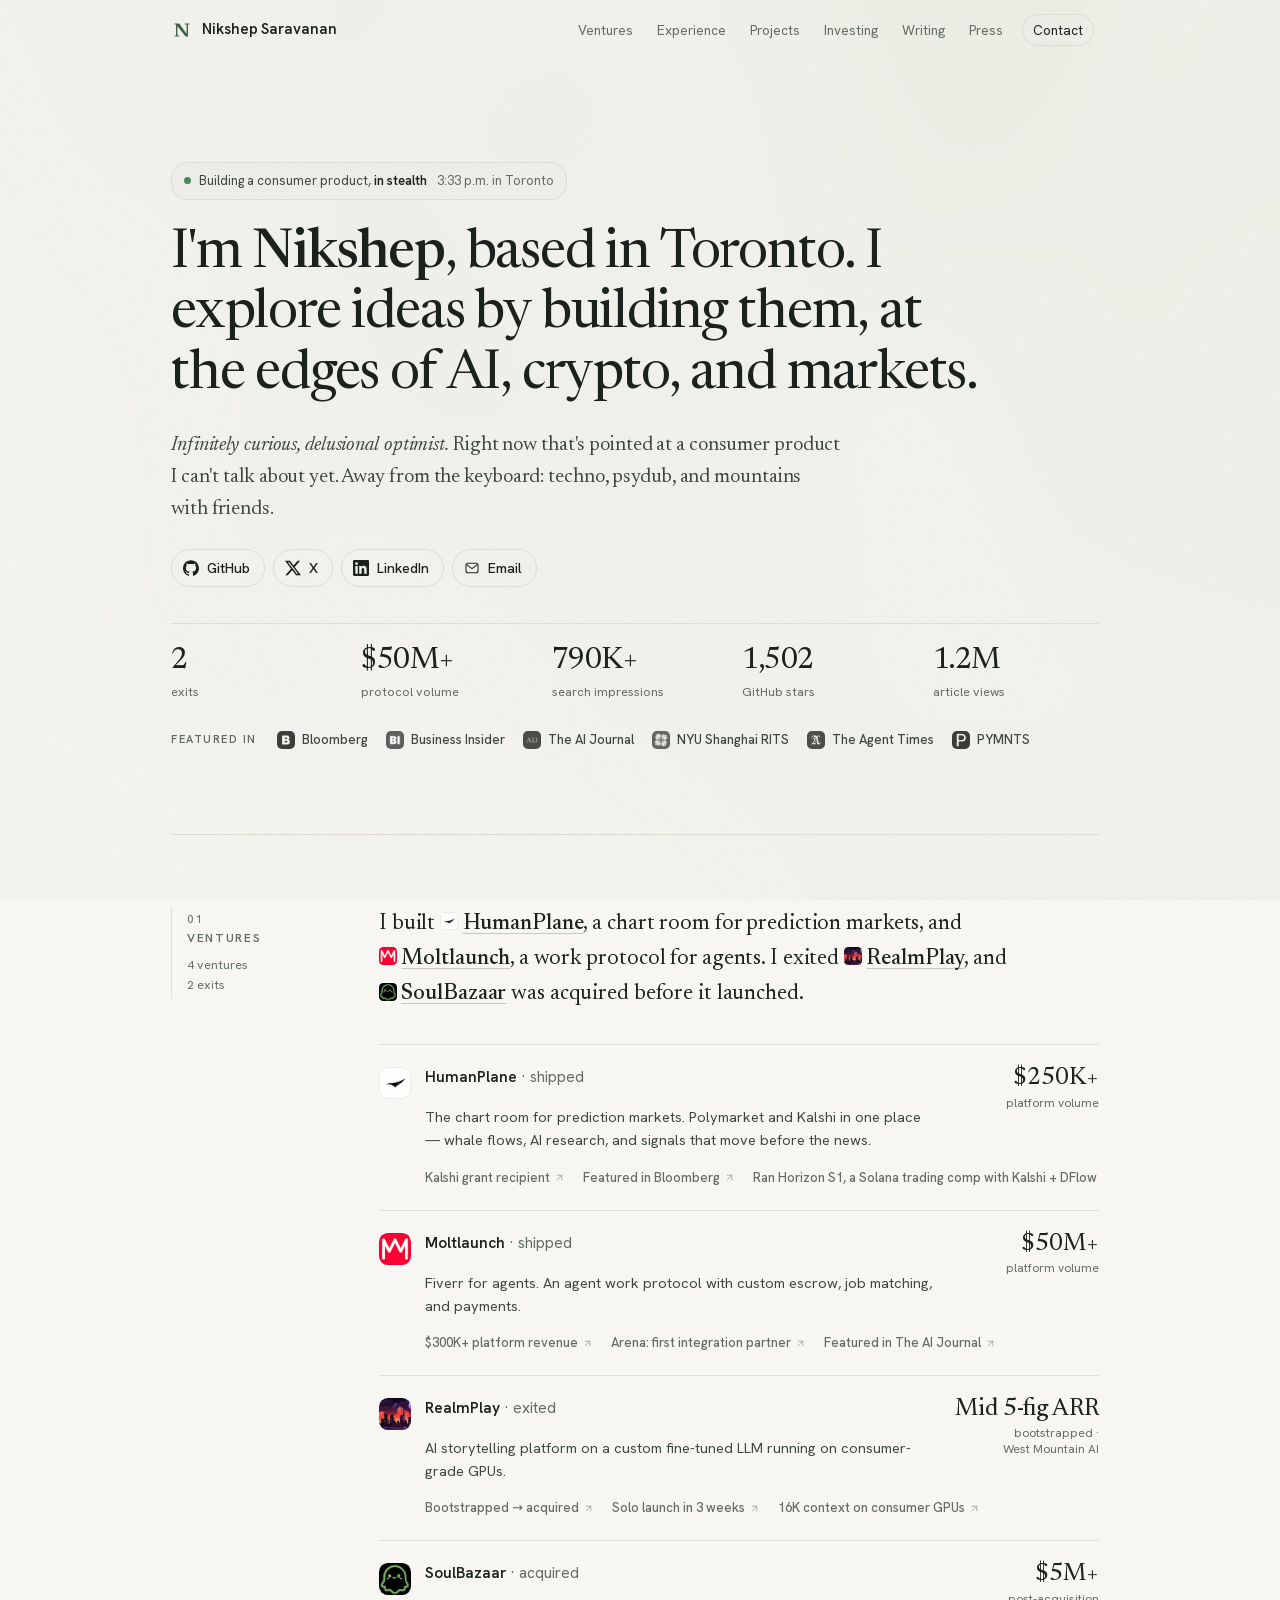
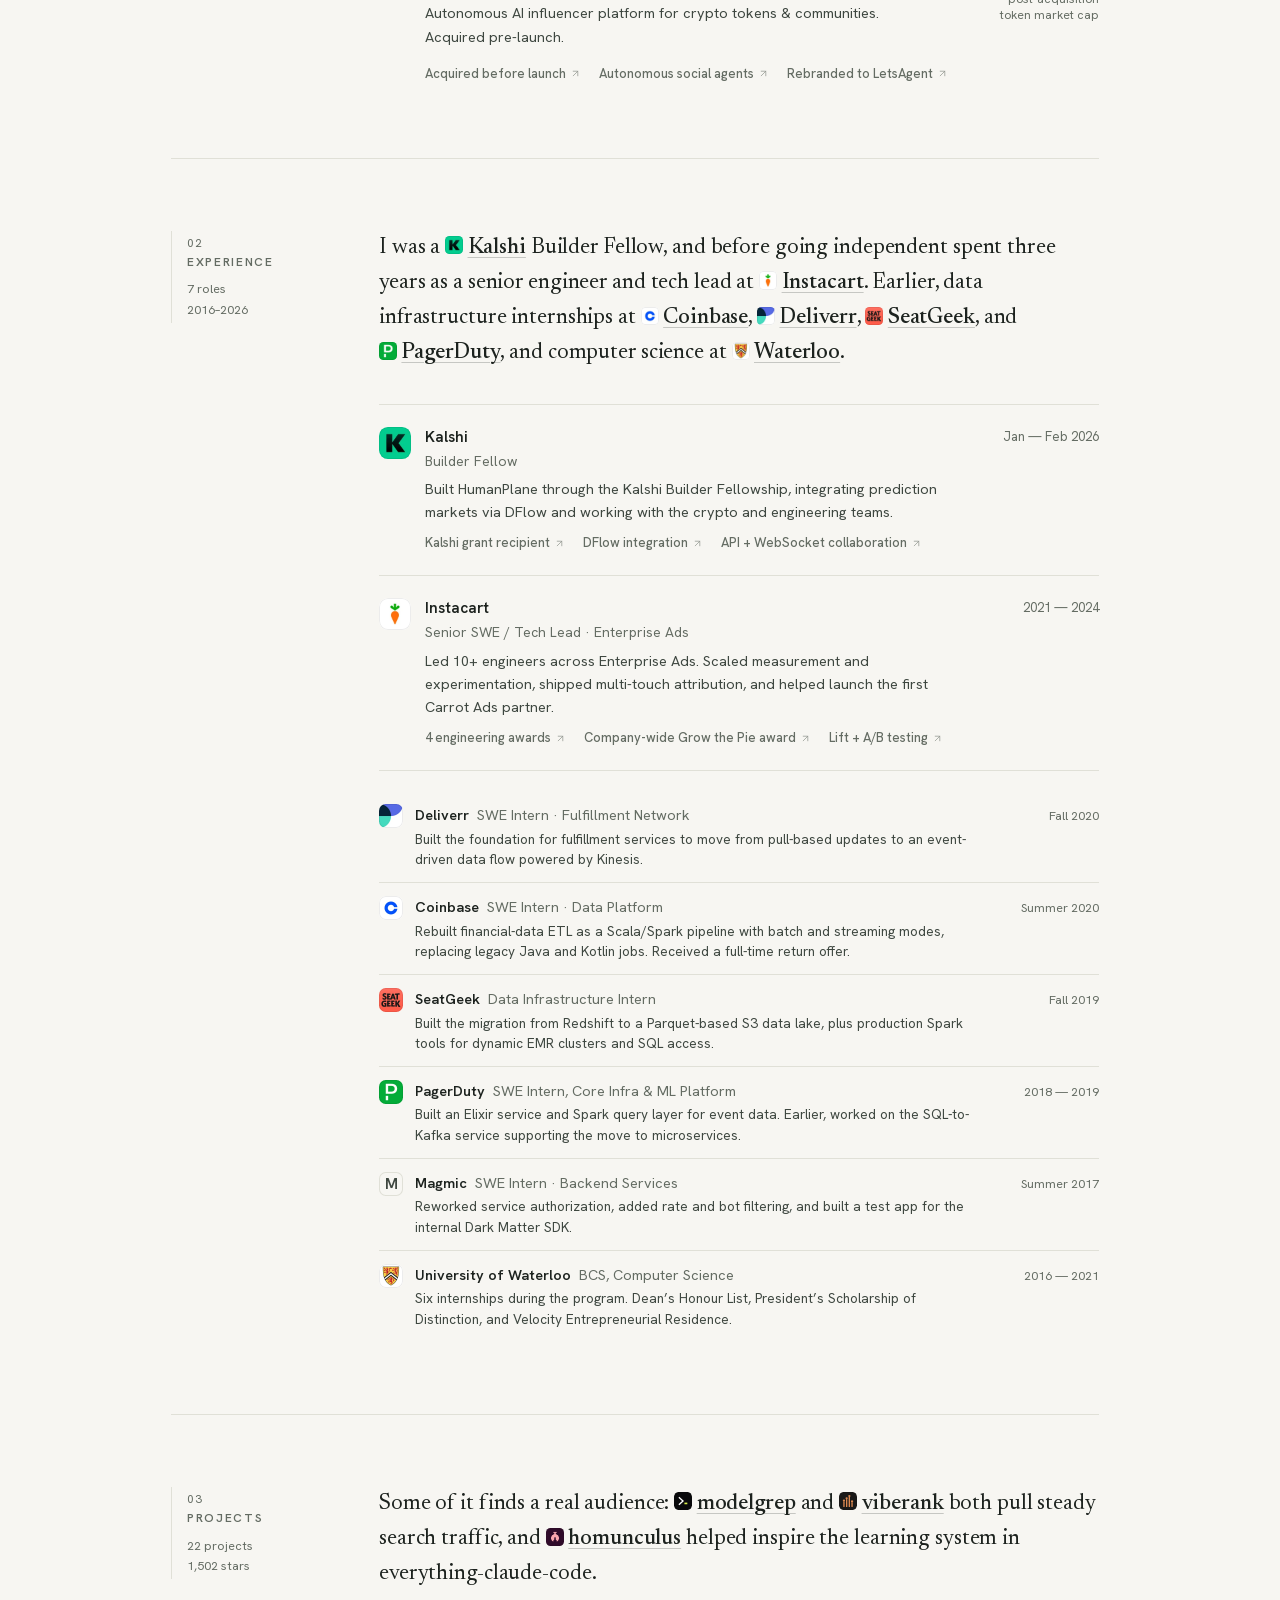
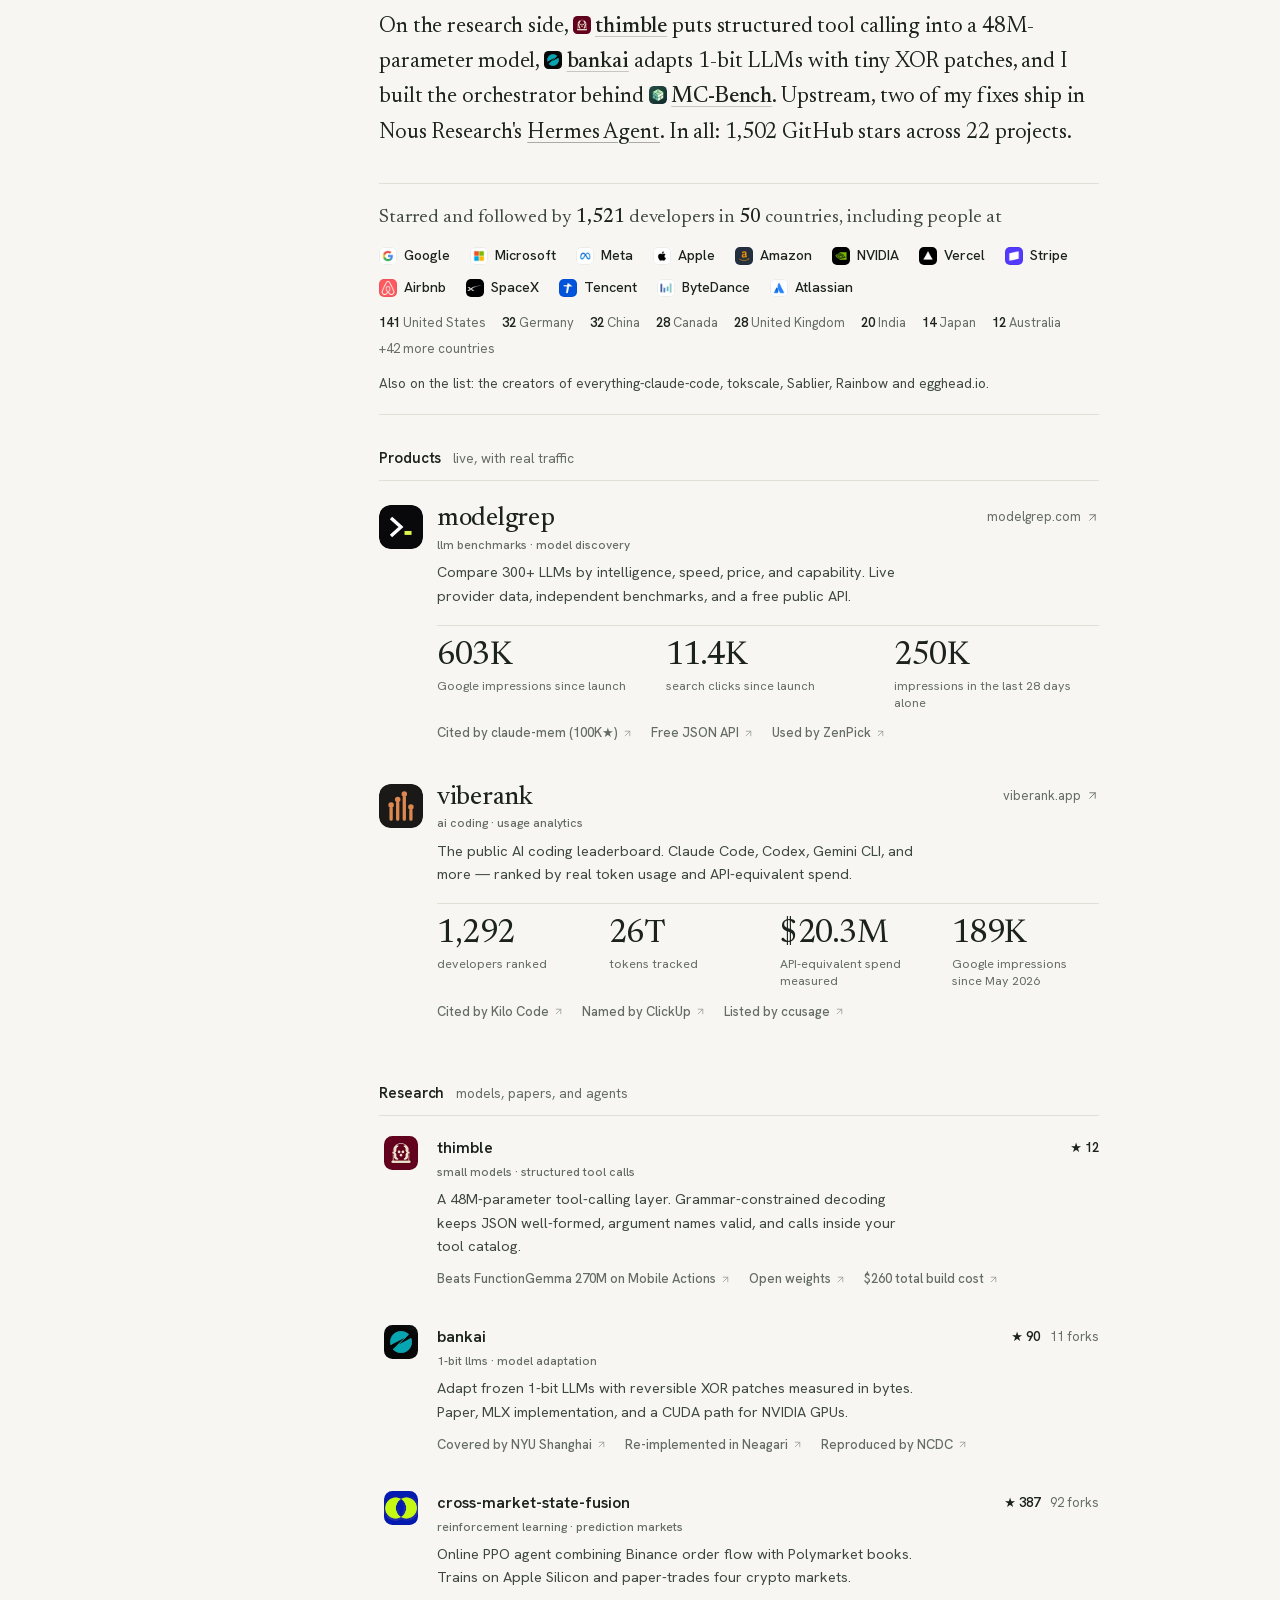
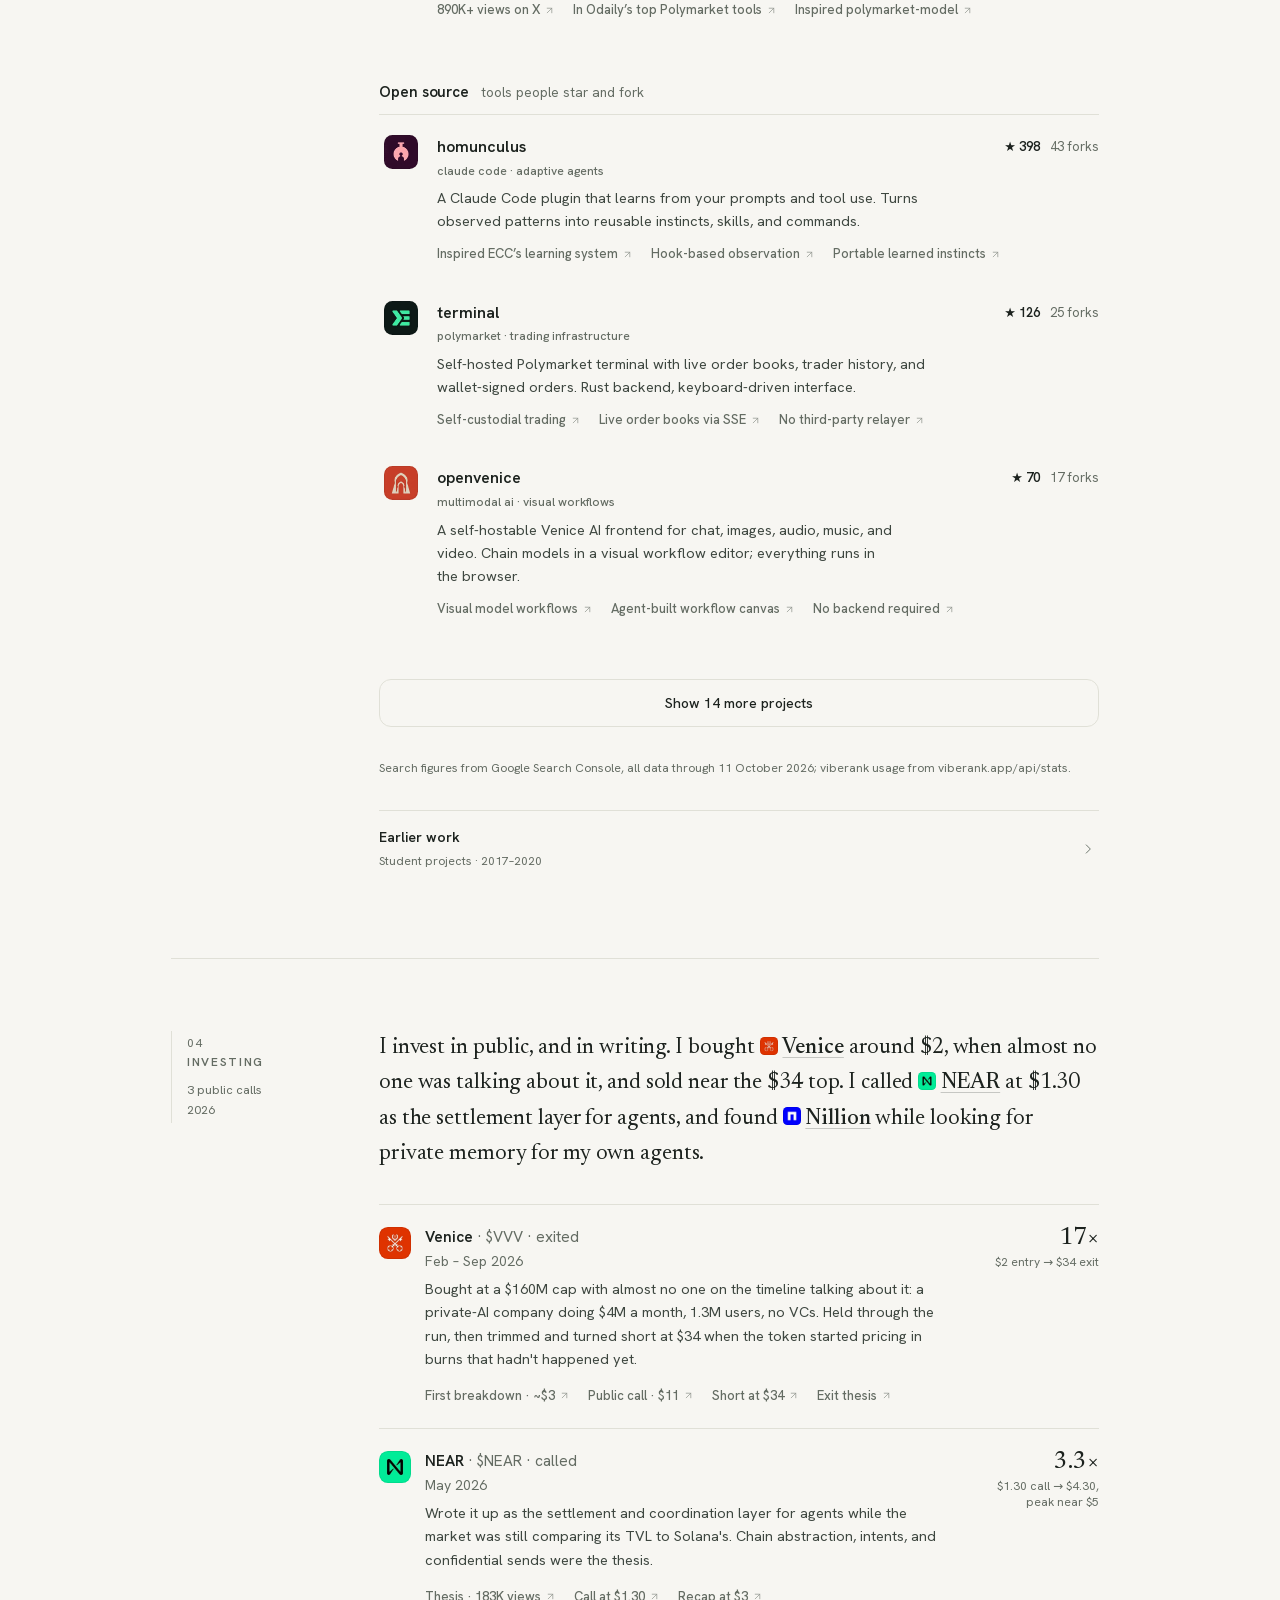
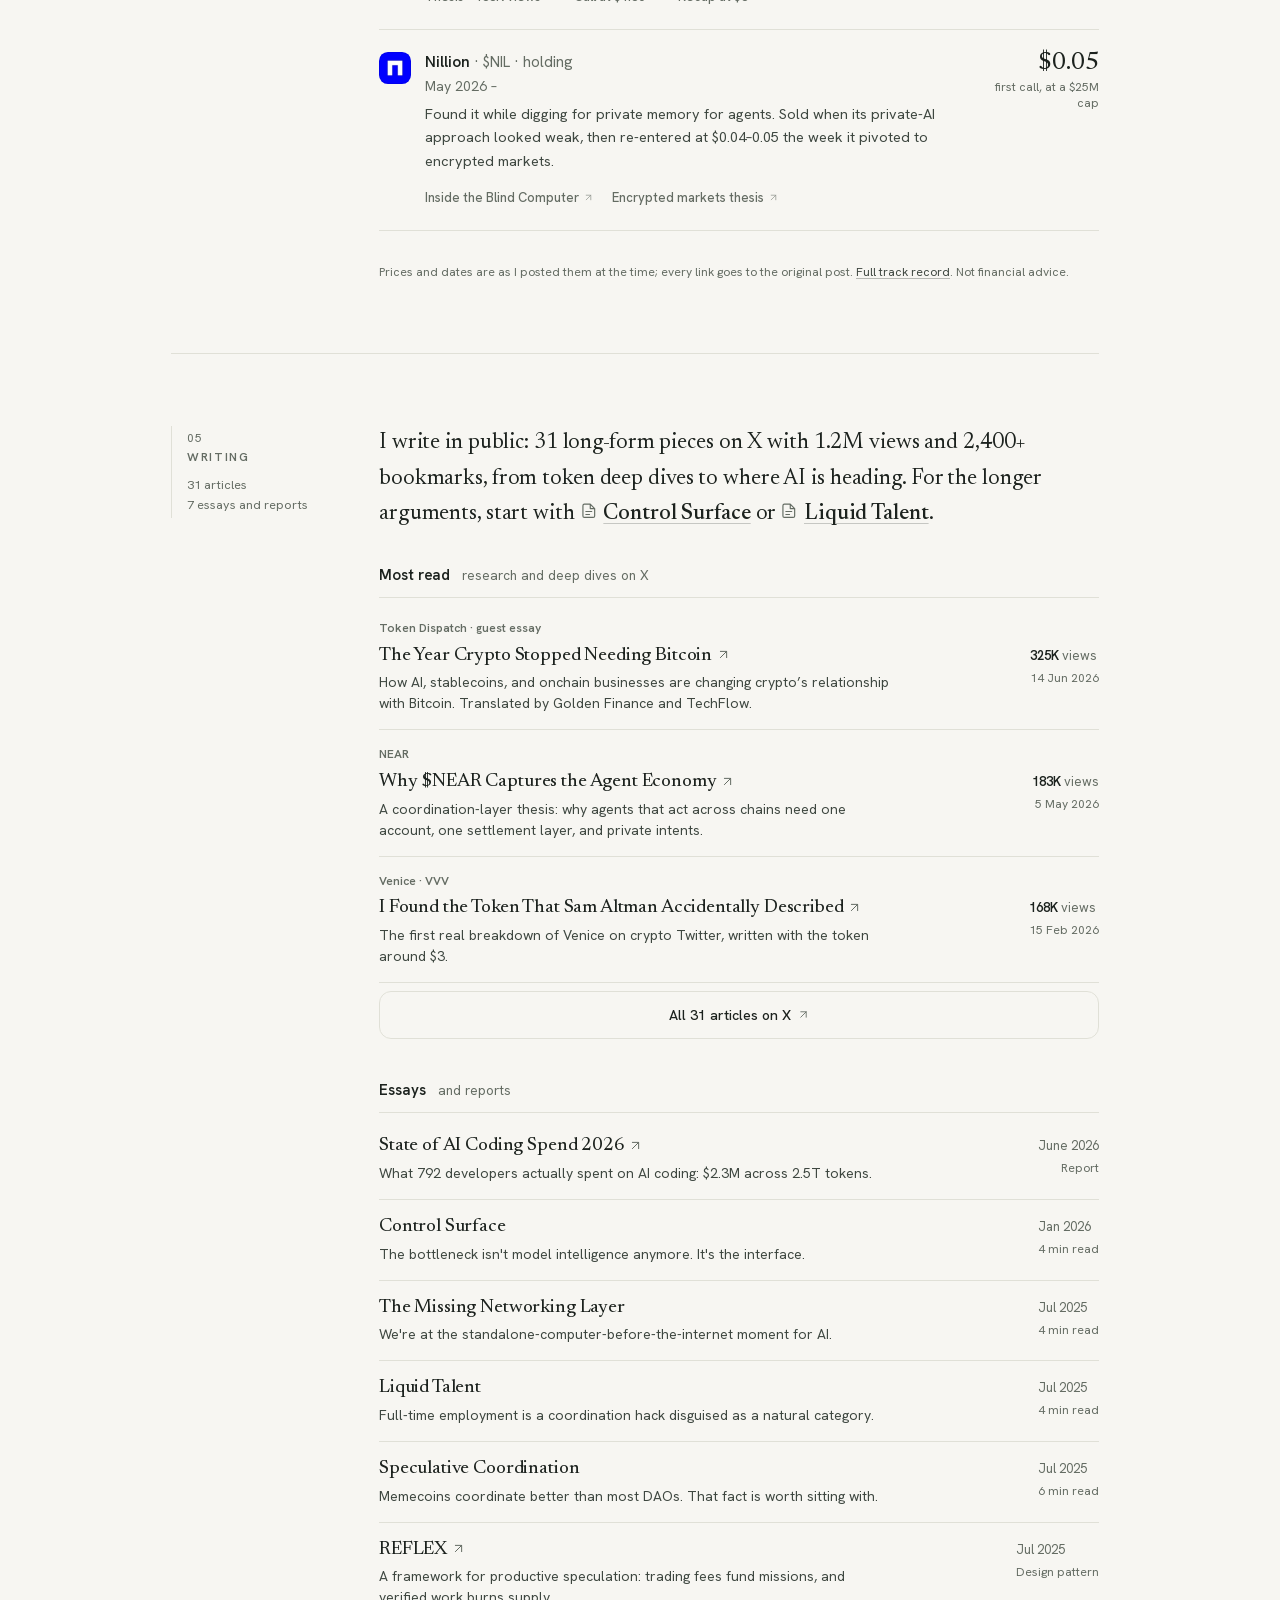
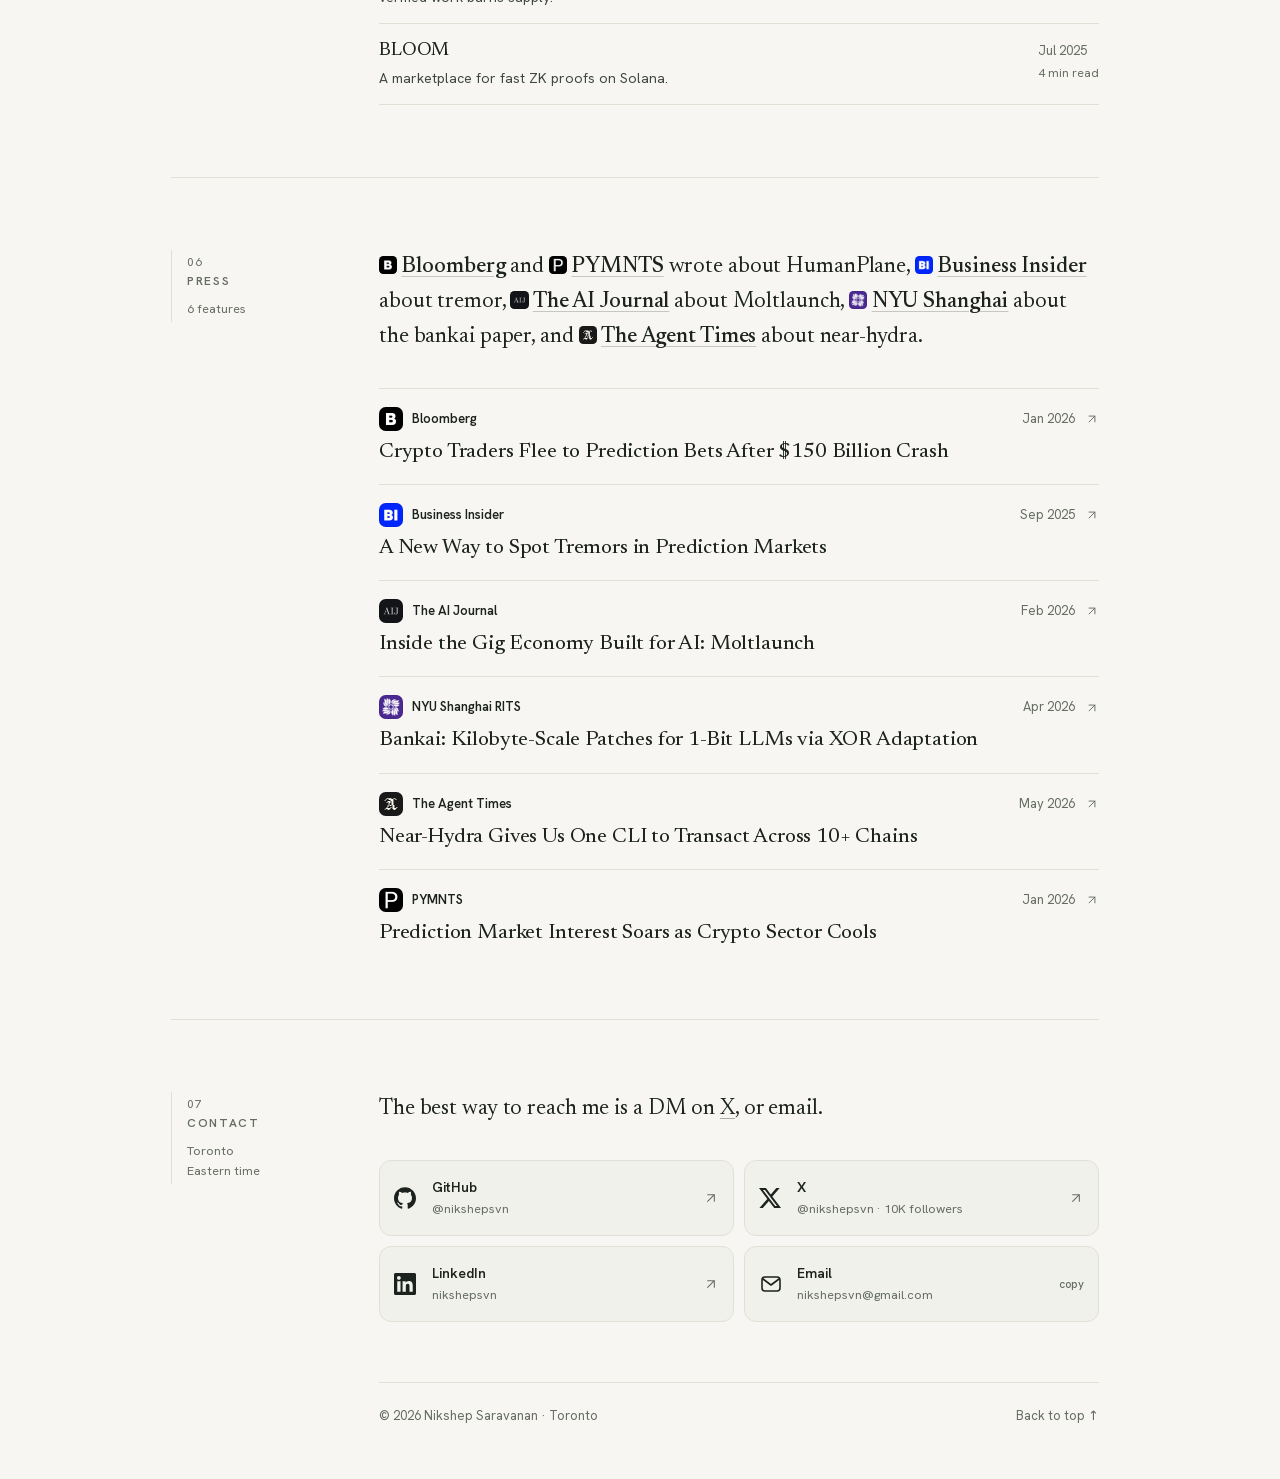
<file: index.html>
<!doctype html>
<html lang="en">
  <head>
    <meta charset="UTF-8" />
    <meta name="viewport" content="width=device-width, initial-scale=1.0, viewport-fit=cover" />
    <title>Nikshep Saravanan · Exploring ideas at the edges of AI, crypto, and markets</title>
    <meta name="description" content="Based in Toronto, exploring ideas by building them at the edges of AI, crypto, and markets. Two exits; HumanPlane, Moltlaunch ($50M+ volume), modelgrep, viberank. Featured in Bloomberg and Business Insider." />
    <meta name="author" content="Nikshep Saravanan" />
    <meta name="theme-color" content="#f7f6f2" media="(prefers-color-scheme: light)" />
    <meta name="theme-color" content="#111412" media="(prefers-color-scheme: dark)" />
    <link rel="canonical" href="https://nikshepsvn.com/" />
    <meta name="color-scheme" content="light dark" />
    <link rel="me" href="https://x.com/nikshepsvn" />
    <link rel="me" href="https://github.com/nikshepsvn" />
    <script type="application/ld+json">{"@context":"https://schema.org","@type":"Person","name":"Nikshep Saravanan","url":"https://nikshepsvn.com/","image":"https://nikshepsvn.com/og.png","jobTitle":"Founder","description":"Based in Toronto, exploring ideas by building them at the edges of AI, crypto, and markets.","knowsAbout":["Artificial intelligence","Large language models","Prediction markets","Crypto","Data infrastructure"],"address":{"@type":"PostalAddress","addressLocality":"Toronto","addressCountry":"CA"},"alumniOf":{"@type":"CollegeOrUniversity","name":"University of Waterloo"},"sameAs":["https://x.com/nikshepsvn","https://github.com/nikshepsvn","https://linkedin.com/in/nikshepsvn"]}</script>

    <meta property="og:type" content="website" />
    <meta property="og:url" content="https://nikshepsvn.com/" />
    <meta property="og:title" content="Nikshep Saravanan" />
    <meta property="og:description" content="Based in Toronto, exploring ideas by building them at the edges of AI, crypto, and markets. Two exits; HumanPlane, Moltlaunch ($50M+ volume), modelgrep, viberank. Featured in Bloomberg and Business Insider." />
    <meta property="og:image" content="https://nikshepsvn.com/og.png" />
    <meta property="og:image:width" content="1200" />
    <meta property="og:image:height" content="630" />

    <meta name="twitter:card" content="summary_large_image" />
    <meta name="twitter:site" content="@nikshepsvn" />
    <meta name="twitter:creator" content="@nikshepsvn" />
    <meta name="twitter:title" content="Nikshep Saravanan" />
    <meta name="twitter:description" content="Based in Toronto, exploring ideas by building them at the edges of AI, crypto, and markets. Two exits; HumanPlane, Moltlaunch ($50M+ volume), modelgrep, viberank. Featured in Bloomberg and Business Insider." />
    <meta name="twitter:image" content="https://nikshepsvn.com/og.png" />

    <link rel="icon" href="/favicon.svg" type="image/svg+xml" />
    <link rel="apple-touch-icon" href="/apple-touch-icon.png" />
    <link rel="preload" href="./fonts/newsreader-normal-latin.woff2" as="font" type="font/woff2" crossorigin />
    <link rel="preload" href="./fonts/hanken-grotesk-normal-latin.woff2" as="font" type="font/woff2" crossorigin />
    <link rel="stylesheet" href="./styles.css" />
  </head>
  <body>
    <canvas class="mist" id="mist" aria-hidden="true"></canvas>
    <a class="skip-link" href="#main">Skip to content</a>
    <header class="bar"><div class="bar-in">
      <a class="who" href="#about" id="who" aria-label="Nikshep Saravanan, back to top"><svg viewBox="0 0 48 48" aria-hidden="true" focusable="false"><use href="logos/personal-mark.svg#mark"/></svg><span class="who-name">Nikshep Saravanan</span></a>
      <nav class="nav" id="nav" aria-label="Sections"><a href="#ventures" data-nav="ventures">Ventures</a><a href="#experience" data-nav="experience">Experience</a><a href="#projects" data-nav="projects">Projects</a><a href="#investing" data-nav="investing">Investing</a><a href="#writing" data-nav="writing">Writing</a><a href="#press" data-nav="press">Press</a><a href="#contact" data-nav="contact">Contact</a><i class="nav-ink" id="nav-ink" aria-hidden="true"></i></nav>
    </div></header>

    <main class="page" id="main" tabindex="-1">
  <section class="chap hero" id="about" aria-labelledby="about-h">
    <h2 class="sr-only" id="about-h">About</h2>
    <div class="body">
      <span class="status"><span class="status-now"><span class="dot" aria-hidden="true"></span><span>Building a consumer product, <b>in stealth</b></span></span><span class="status-time" id="clock">Toronto</span></span>
      <div class="prose lead"><h1>I'm <b>Nikshep</b>, based in Toronto. I explore ideas by building them, at the edges of AI, crypto, and markets.</h1></div>
      <div class="prose"><p><em>Infinitely curious, delusional optimist.</em> Right now that's pointed at a consumer product I can't talk about yet. Away from the keyboard: techno, psydub, and mountains with friends.</p></div>
      <div class="hero-links"><a href="https://github.com/nikshepsvn" target="_blank" rel="noreferrer"><svg class="social-icon" viewBox="0 0 24 24" fill="currentColor" aria-hidden="true" focusable="false"><use href="logos/social.svg#github"/></svg>GitHub</a><a href="https://x.com/nikshepsvn" target="_blank" rel="noreferrer"><svg class="social-icon" viewBox="0 0 24 24" fill="currentColor" aria-hidden="true" focusable="false"><use href="logos/social.svg#x"/></svg>X</a><a href="https://linkedin.com/in/nikshepsvn" target="_blank" rel="noreferrer"><svg class="social-icon" viewBox="0 0 24 24" fill="currentColor" aria-hidden="true" focusable="false"><use href="logos/social.svg#linkedin"/></svg>LinkedIn</a><a href="mailto:nikshepsvn@gmail.com"><svg class="ui-icon" viewBox="0 0 24 24" fill="none" stroke="currentColor" stroke-width="1.6" stroke-linecap="round" stroke-linejoin="round" aria-hidden="true" focusable="false"><rect x="3" y="5" width="18" height="14" rx="3"/><path d="m4 7 8 6 8-6"/></svg>Email</a></div>
      <ul class="hero-stats"><li><b>2</b><span>exits</span></li><li><b>$50M+</b><span>protocol volume</span></li><li><b>790K+</b><span>search impressions</span></li><li><b>1,502</b><span>GitHub stars</span></li><li><b>1.2M</b><span>article views</span></li></ul>
      <p class="featured-in"><span class="featured-label">Featured in</span><a href="#pr-bloomberg" data-jump="pr-bloomberg"><span class="logo" style=""><img src="logos/bloomberg.com.webp" alt="" width="96" height="96" loading="lazy" decoding="async"></span>Bloomberg</a><a href="#pr-business-insider" data-jump="pr-business-insider"><span class="logo" style=""><img src="logos/businessinsider.com.webp" alt="" width="96" height="96" loading="lazy" decoding="async"></span>Business Insider</a><a href="#pr-the-ai-journal" data-jump="pr-the-ai-journal"><span class="logo" style=""><img src="logos/aijourn.com.webp" alt="" width="96" height="96" loading="lazy" decoding="async"></span>The AI Journal</a><a href="#pr-nyu-shanghai-rits" data-jump="pr-nyu-shanghai-rits"><span class="logo" style=""><img src="logos/shanghai.nyu.edu.webp" alt="" width="96" height="96" loading="lazy" decoding="async"></span>NYU Shanghai RITS</a><a href="#pr-the-agent-times" data-jump="pr-the-agent-times"><span class="logo" style=""><img src="logos/theagenttimes.com.svg" alt="" width="96" height="96" loading="lazy" decoding="async"></span>The Agent Times</a><a href="#pr-pymnts" data-jump="pr-pymnts"><span class="logo" style=""><img src="logos/pymnts.com.webp" alt="" width="96" height="96" loading="lazy" decoding="async"></span>PYMNTS</a></p></div>
  </section>
  <section class="chap" id="ventures" aria-labelledby="ventures-h">
    <div class="side">
      <span class="side-n" aria-hidden="true">01</span>
      <h2 class="side-t" id="ventures-h">Ventures</h2>
      <p class="side-m"><span>4 ventures</span><span>2 exits</span></p>
      <i class="side-rail" aria-hidden="true"></i>
    </div>
    <div class="body">
      <div class="prose"><p>I built <span class="mention"><a class="pill" href="#v-humanplane" data-jump="v-humanplane"><span class="logo" style=""><img src="logos/humanplane.com.webp" alt="" width="96" height="96" loading="lazy" decoding="async"></span>HumanPlane</a>,</span> a chart room for prediction markets, and <span class="mention"><a class="pill" href="#v-moltlaunch" data-jump="v-moltlaunch"><span class="logo" style=""><img src="logos/moltlaunch.com.webp" alt="" width="96" height="96" loading="lazy" decoding="async"></span>Moltlaunch</a>,</span> a work protocol for agents. I exited <span class="mention"><a class="pill" href="#v-realmplay" data-jump="v-realmplay"><span class="logo" style=""><img src="logos/realmplay.webp" alt="" width="96" height="96" loading="lazy" decoding="async"></span>RealmPlay</a>,</span> and <a class="pill" href="#v-soulbazaar" data-jump="v-soulbazaar"><span class="logo" style=""><img src="logos/soulbazaar.webp" alt="" width="96" height="96" loading="lazy" decoding="async"></span>SoulBazaar</a> was acquired before it launched.</p></div>
      <ul class="list">
  <li class="entry"><a class="item" id="v-humanplane" href="https://humanplane.com" target="_blank" rel="noreferrer">
    <span class="logo" style=""><img src="logos/humanplane.com.webp" alt="" width="96" height="96" loading="lazy" decoding="async"></span>
    <span class="item-t">HumanPlane <span>· shipped</span></span>
    <span class="item-k">$250K+<small>platform volume</small></span>
    <span class="item-d">The chart room for prediction markets. Polymarket and Kalshi in one place — whale flows, AI research, and signals that move before the news.</span>
  </a>
  <div class="highlights entry-highlights"><a class="highlight" href="https://www.linkedin.com/in/nikshepsvn" target="_blank" rel="noreferrer" title="Source: Public career profile" aria-label="Kalshi grant recipient — source: Public career profile">Kalshi grant recipient<svg class="ui-icon" viewBox="0 0 24 24" fill="none" stroke="currentColor" stroke-width="1.6" stroke-linecap="round" stroke-linejoin="round" aria-hidden="true" focusable="false"><path d="M7 17 17 7M7 7h10v10"/></svg></a><a class="highlight" href="https://www.bloomberg.com/news/articles/2026-01-26/crypto-traders-flee-to-prediction-bets-after-150-billion-crash" target="_blank" rel="noreferrer" title="Source: Bloomberg" aria-label="Featured in Bloomberg — source: Bloomberg">Featured in Bloomberg<svg class="ui-icon" viewBox="0 0 24 24" fill="none" stroke="currentColor" stroke-width="1.6" stroke-linecap="round" stroke-linejoin="round" aria-hidden="true" focusable="false"><path d="M7 17 17 7M7 7h10v10"/></svg></a><span class="highlight">Ran Horizon S1, a Solana trading comp with Kalshi + DFlow</span></div></li>
  <li class="entry"><a class="item" id="v-moltlaunch" href="https://moltlaunch.com" target="_blank" rel="noreferrer">
    <span class="logo" style=""><img src="logos/moltlaunch.com.webp" alt="" width="96" height="96" loading="lazy" decoding="async"></span>
    <span class="item-t">Moltlaunch <span>· shipped</span></span>
    <span class="item-k">$50M+<small>platform volume</small></span>
    <span class="item-d">Fiverr for agents. An agent work protocol with custom escrow, job matching, and payments.</span>
  </a>
  <div class="highlights entry-highlights"><a class="highlight" href="https://github.com/nikshepsvn/nikshepsvn" target="_blank" rel="noreferrer" title="Source: Public founder profile" aria-label="$300K+ platform revenue — source: Public founder profile">$300K+ platform revenue<svg class="ui-icon" viewBox="0 0 24 24" fill="none" stroke="currentColor" stroke-width="1.6" stroke-linecap="round" stroke-linejoin="round" aria-hidden="true" focusable="false"><path d="M7 17 17 7M7 7h10v10"/></svg></a><a class="highlight" href="https://moltlaunch.com/docs/protocol/overview" target="_blank" rel="noreferrer" title="Source: Mandate Protocol documentation" aria-label="Arena: first integration partner — source: Mandate Protocol documentation">Arena: first integration partner<svg class="ui-icon" viewBox="0 0 24 24" fill="none" stroke="currentColor" stroke-width="1.6" stroke-linecap="round" stroke-linejoin="round" aria-hidden="true" focusable="false"><path d="M7 17 17 7M7 7h10v10"/></svg></a><a class="highlight" href="https://aijourn.com/inside-the-gig-economy-built-for-ai-moltlaunch/" target="_blank" rel="noreferrer" title="Source: The AI Journal" aria-label="Featured in The AI Journal — source: The AI Journal">Featured in The AI Journal<svg class="ui-icon" viewBox="0 0 24 24" fill="none" stroke="currentColor" stroke-width="1.6" stroke-linecap="round" stroke-linejoin="round" aria-hidden="true" focusable="false"><path d="M7 17 17 7M7 7h10v10"/></svg></a></div></li>
  <li class="entry"><div class="item" id="v-realmplay">
    <span class="logo" style=""><img src="logos/realmplay.webp" alt="" width="96" height="96" loading="lazy" decoding="async"></span>
    <span class="item-t">RealmPlay <span>· exited</span></span>
    <span class="item-k">Mid 5-fig ARR<small>bootstrapped · West Mountain AI</small></span>
    <span class="item-d">AI storytelling platform on a custom fine-tuned LLM running on consumer-grade GPUs.</span>
  </div>
  <div class="highlights entry-highlights"><a class="highlight" href="https://www.linkedin.com/in/nikshepsvn" target="_blank" rel="noreferrer" title="Source: Public career profile" aria-label="Bootstrapped → acquired — source: Public career profile">Bootstrapped → acquired<svg class="ui-icon" viewBox="0 0 24 24" fill="none" stroke="currentColor" stroke-width="1.6" stroke-linecap="round" stroke-linejoin="round" aria-hidden="true" focusable="false"><path d="M7 17 17 7M7 7h10v10"/></svg></a><a class="highlight" href="https://www.linkedin.com/in/nikshepsvn" target="_blank" rel="noreferrer" title="Source: Public career profile" aria-label="Solo launch in 3 weeks — source: Public career profile">Solo launch in 3 weeks<svg class="ui-icon" viewBox="0 0 24 24" fill="none" stroke="currentColor" stroke-width="1.6" stroke-linecap="round" stroke-linejoin="round" aria-hidden="true" focusable="false"><path d="M7 17 17 7M7 7h10v10"/></svg></a><a class="highlight" href="https://github.com/nikshepsvn/nikshepsvn" target="_blank" rel="noreferrer" title="Source: Public founder profile" aria-label="16K context on consumer GPUs — source: Public founder profile">16K context on consumer GPUs<svg class="ui-icon" viewBox="0 0 24 24" fill="none" stroke="currentColor" stroke-width="1.6" stroke-linecap="round" stroke-linejoin="round" aria-hidden="true" focusable="false"><path d="M7 17 17 7M7 7h10v10"/></svg></a></div></li>
  <li class="entry"><div class="item" id="v-soulbazaar">
    <span class="logo" style=""><img src="logos/soulbazaar.webp" alt="" width="96" height="96" loading="lazy" decoding="async"></span>
    <span class="item-t">SoulBazaar <span>· acquired</span></span>
    <span class="item-k">$5M+<small>post-acquisition token market cap</small></span>
    <span class="item-d">Autonomous AI influencer platform for crypto tokens &amp; communities. Acquired pre-launch.</span>
  </div>
  <div class="highlights entry-highlights"><a class="highlight" href="https://www.linkedin.com/in/nikshepsvn" target="_blank" rel="noreferrer" title="Source: Public career profile" aria-label="Acquired before launch — source: Public career profile">Acquired before launch<svg class="ui-icon" viewBox="0 0 24 24" fill="none" stroke="currentColor" stroke-width="1.6" stroke-linecap="round" stroke-linejoin="round" aria-hidden="true" focusable="false"><path d="M7 17 17 7M7 7h10v10"/></svg></a><a class="highlight" href="https://www.linkedin.com/in/nikshepsvn" target="_blank" rel="noreferrer" title="Source: Public career profile" aria-label="Autonomous social agents — source: Public career profile">Autonomous social agents<svg class="ui-icon" viewBox="0 0 24 24" fill="none" stroke="currentColor" stroke-width="1.6" stroke-linecap="round" stroke-linejoin="round" aria-hidden="true" focusable="false"><path d="M7 17 17 7M7 7h10v10"/></svg></a><a class="highlight" href="https://www.linkedin.com/in/nikshepsvn" target="_blank" rel="noreferrer" title="Source: Public career profile" aria-label="Rebranded to LetsAgent — source: Public career profile">Rebranded to LetsAgent<svg class="ui-icon" viewBox="0 0 24 24" fill="none" stroke="currentColor" stroke-width="1.6" stroke-linecap="round" stroke-linejoin="round" aria-hidden="true" focusable="false"><path d="M7 17 17 7M7 7h10v10"/></svg></a></div></li></ul></div>
  </section>
  <section class="chap" id="experience" aria-labelledby="experience-h">
    <div class="side">
      <span class="side-n" aria-hidden="true">02</span>
      <h2 class="side-t" id="experience-h">Experience</h2>
      <p class="side-m"><span>7 roles</span><span>2016–2026</span></p>
      <i class="side-rail" aria-hidden="true"></i>
    </div>
    <div class="body">
      <div class="prose"><p>I was a <a class="pill" href="#x-kalshi" data-jump="x-kalshi"><span class="logo" style=""><img src="logos/kalshi.com.webp" alt="" width="96" height="96" loading="lazy" decoding="async"></span>Kalshi</a> Builder Fellow, and before going independent spent three years as a senior engineer and tech lead at <span class="mention"><a class="pill" href="#x-instacart" data-jump="x-instacart"><span class="logo" style=""><img src="logos/instacart.com.webp" alt="" width="96" height="96" loading="lazy" decoding="async"></span>Instacart</a>.</span> Earlier, data infrastructure internships at <span class="mention"><a class="pill" href="#x-coinbase" data-jump="x-coinbase"><span class="logo" style=""><img src="logos/coinbase.com.webp" alt="" width="96" height="96" loading="lazy" decoding="async"></span>Coinbase</a>,</span> <span class="mention"><a class="pill" href="#x-deliverr" data-jump="x-deliverr"><span class="logo" style=""><img src="logos/deliverr.com.webp" alt="" width="96" height="96" loading="lazy" decoding="async"></span>Deliverr</a>,</span> <span class="mention"><a class="pill" href="#x-seatgeek" data-jump="x-seatgeek"><span class="logo" style=""><img src="logos/seatgeek.com.webp" alt="" width="96" height="96" loading="lazy" decoding="async"></span>SeatGeek</a>,</span> and <span class="mention"><a class="pill" href="#x-pagerduty" data-jump="x-pagerduty"><span class="logo" style=""><img src="logos/pagerduty.com.webp" alt="" width="96" height="96" loading="lazy" decoding="async"></span>PagerDuty</a>,</span> and computer science at <span class="mention"><a class="pill" href="#x-university-of-waterloo" data-jump="x-university-of-waterloo"><span class="logo" style=""><img src="logos/uwaterloo.ca.webp" alt="" width="96" height="96" loading="lazy" decoding="async"></span>Waterloo</a>.</span></p></div>
      <ul class="list">
  <li class="entry"><a class="item" id="x-kalshi" href="https://kalshi.com" target="_blank" rel="noreferrer">
    <span class="logo" style=""><img src="logos/kalshi.com.webp" alt="" width="96" height="96" loading="lazy" decoding="async"></span>
    <span class="item-t">Kalshi<span class="item-role">Builder Fellow</span></span>
    <span class="item-m">Jan — Feb 2026</span>
    <span class="item-d">Built HumanPlane through the Kalshi Builder Fellowship, integrating prediction markets via DFlow and working with the crypto and engineering teams.</span>
  </a><div class="highlights entry-highlights"><a class="highlight" href="https://www.linkedin.com/in/nikshepsvn" target="_blank" rel="noreferrer" title="Source: Public career profile" aria-label="Kalshi grant recipient — source: Public career profile">Kalshi grant recipient<svg class="ui-icon" viewBox="0 0 24 24" fill="none" stroke="currentColor" stroke-width="1.6" stroke-linecap="round" stroke-linejoin="round" aria-hidden="true" focusable="false"><path d="M7 17 17 7M7 7h10v10"/></svg></a><a class="highlight" href="https://www.linkedin.com/in/nikshepsvn" target="_blank" rel="noreferrer" title="Source: Public career profile" aria-label="DFlow integration — source: Public career profile">DFlow integration<svg class="ui-icon" viewBox="0 0 24 24" fill="none" stroke="currentColor" stroke-width="1.6" stroke-linecap="round" stroke-linejoin="round" aria-hidden="true" focusable="false"><path d="M7 17 17 7M7 7h10v10"/></svg></a><a class="highlight" href="https://www.linkedin.com/in/nikshepsvn" target="_blank" rel="noreferrer" title="Source: Public career profile" aria-label="API + WebSocket collaboration — source: Public career profile">API + WebSocket collaboration<svg class="ui-icon" viewBox="0 0 24 24" fill="none" stroke="currentColor" stroke-width="1.6" stroke-linecap="round" stroke-linejoin="round" aria-hidden="true" focusable="false"><path d="M7 17 17 7M7 7h10v10"/></svg></a></div></li>
  <li class="entry"><a class="item" id="x-instacart" href="https://instacart.com" target="_blank" rel="noreferrer">
    <span class="logo" style=""><img src="logos/instacart.com.webp" alt="" width="96" height="96" loading="lazy" decoding="async"></span>
    <span class="item-t">Instacart<span class="item-role">Senior SWE / Tech Lead · Enterprise Ads</span></span>
    <span class="item-m">2021 — 2024</span>
    <span class="item-d">Led 10+ engineers across Enterprise Ads. Scaled measurement and experimentation, shipped multi-touch attribution, and helped launch the first Carrot Ads partner.</span>
  </a><div class="highlights entry-highlights"><a class="highlight" href="https://www.linkedin.com/in/nikshepsvn" target="_blank" rel="noreferrer" title="Source: Public career profile" aria-label="4 engineering awards — source: Public career profile">4 engineering awards<svg class="ui-icon" viewBox="0 0 24 24" fill="none" stroke="currentColor" stroke-width="1.6" stroke-linecap="round" stroke-linejoin="round" aria-hidden="true" focusable="false"><path d="M7 17 17 7M7 7h10v10"/></svg></a><a class="highlight" href="https://www.linkedin.com/in/nikshepsvn" target="_blank" rel="noreferrer" title="Source: Public career profile" aria-label="Company-wide Grow the Pie award — source: Public career profile">Company-wide Grow the Pie award<svg class="ui-icon" viewBox="0 0 24 24" fill="none" stroke="currentColor" stroke-width="1.6" stroke-linecap="round" stroke-linejoin="round" aria-hidden="true" focusable="false"><path d="M7 17 17 7M7 7h10v10"/></svg></a><a class="highlight" href="https://www.linkedin.com/in/nikshepsvn" target="_blank" rel="noreferrer" title="Source: Public career profile" aria-label="Lift + A/B testing — source: Public career profile">Lift + A/B testing<svg class="ui-icon" viewBox="0 0 24 24" fill="none" stroke="currentColor" stroke-width="1.6" stroke-linecap="round" stroke-linejoin="round" aria-hidden="true" focusable="false"><path d="M7 17 17 7M7 7h10v10"/></svg></a></div></li></ul>
      <ul class="rows">
  <li><a class="row" id="x-deliverr" href="https://deliverr.com" target="_blank" rel="noreferrer">
    <span class="logo" style=""><img src="logos/deliverr.com.webp" alt="" width="96" height="96" loading="lazy" decoding="async"></span>
    <span class="row-t">Deliverr<span>SWE Intern · Fulfillment Network</span></span>
    <span class="row-m">Fall 2020</span>
    <span class="row-d">Built the foundation for fulfillment services to move from pull-based updates to an event-driven data flow powered by Kinesis.</span>
  </a></li>
  <li><a class="row" id="x-coinbase" href="https://coinbase.com" target="_blank" rel="noreferrer">
    <span class="logo" style=""><img src="logos/coinbase.com.webp" alt="" width="96" height="96" loading="lazy" decoding="async"></span>
    <span class="row-t">Coinbase<span>SWE Intern · Data Platform</span></span>
    <span class="row-m">Summer 2020</span>
    <span class="row-d">Rebuilt financial-data ETL as a Scala/Spark pipeline with batch and streaming modes, replacing legacy Java and Kotlin jobs. Received a full-time return offer.</span>
  </a></li>
  <li><a class="row" id="x-seatgeek" href="https://seatgeek.com" target="_blank" rel="noreferrer">
    <span class="logo" style=""><img src="logos/seatgeek.com.webp" alt="" width="96" height="96" loading="lazy" decoding="async"></span>
    <span class="row-t">SeatGeek<span>Data Infrastructure Intern</span></span>
    <span class="row-m">Fall 2019</span>
    <span class="row-d">Built the migration from Redshift to a Parquet-based S3 data lake, plus production Spark tools for dynamic EMR clusters and SQL access.</span>
  </a></li>
  <li><a class="row" id="x-pagerduty" href="https://pagerduty.com" target="_blank" rel="noreferrer">
    <span class="logo" style=""><img src="logos/pagerduty.com.webp" alt="" width="96" height="96" loading="lazy" decoding="async"></span>
    <span class="row-t">PagerDuty<span>SWE Intern, Core Infra &amp; ML Platform</span></span>
    <span class="row-m">2018 — 2019</span>
    <span class="row-d">Built an Elixir service and Spark query layer for event data. Earlier, worked on the SQL-to-Kafka service supporting the move to microservices.</span>
  </a></li>
  <li><a class="row" id="x-magmic" href="https://www.linkedin.com/in/nikshepsvn" target="_blank" rel="noreferrer">
    <span class="logo ghost" style="" aria-hidden="true">M</span>
    <span class="row-t">Magmic<span>SWE Intern · Backend Services</span></span>
    <span class="row-m">Summer 2017</span>
    <span class="row-d">Reworked service authorization, added rate and bot filtering, and built a test app for the internal Dark Matter SDK.</span>
  </a></li>
  <li><a class="row" id="x-university-of-waterloo" href="https://uwaterloo.ca" target="_blank" rel="noreferrer">
    <span class="logo" style=""><img src="logos/uwaterloo.ca.webp" alt="" width="96" height="96" loading="lazy" decoding="async"></span>
    <span class="row-t">University of Waterloo<span>BCS, Computer Science</span></span>
    <span class="row-m">2016 — 2021</span>
    <span class="row-d">Six internships during the program. Dean’s Honour List, President’s Scholarship of Distinction, and Velocity Entrepreneurial Residence.</span>
  </a></li></ul></div>
  </section>
  <section class="chap" id="projects" aria-labelledby="projects-h">
    <div class="side">
      <span class="side-n" aria-hidden="true">03</span>
      <h2 class="side-t" id="projects-h">Projects</h2>
      <p class="side-m"><span>22 projects</span><span>1,502 stars</span></p>
      <i class="side-rail" aria-hidden="true"></i>
    </div>
    <div class="body">
      <div class="prose"><p>Some of it finds a real audience: <a class="pill" href="#p-modelgrep" data-jump="p-modelgrep"><span class="logo project-logo" aria-hidden="true"><img src="logos/projects/modelgrep.svg" alt="" width="48" height="48" loading="lazy" decoding="async"></span>modelgrep</a> and <a class="pill" href="#p-viberank" data-jump="p-viberank"><span class="logo project-logo" aria-hidden="true"><img src="logos/projects/viberank.svg" alt="" width="48" height="48" loading="lazy" decoding="async"></span>viberank</a> both pull steady search traffic, and <a class="pill" href="#p-homunculus" data-jump="p-homunculus"><span class="logo project-logo" aria-hidden="true"><img src="logos/projects/homunculus.webp" alt="" width="48" height="48" loading="lazy" decoding="async"></span>homunculus</a> helped inspire the learning system in everything-claude-code.</p><p>On the research side, <a class="pill" href="#p-thimble" data-jump="p-thimble"><span class="logo project-logo" aria-hidden="true"><img src="logos/projects/thimble.webp" alt="" width="48" height="48" loading="lazy" decoding="async"></span>thimble</a> puts structured tool calling into a 48M-parameter model, <a class="pill" href="#p-bankai" data-jump="p-bankai"><span class="logo project-logo" aria-hidden="true"><img src="logos/projects/bankai.webp" alt="" width="48" height="48" loading="lazy" decoding="async"></span>bankai</a> adapts 1-bit LLMs with tiny XOR patches, and I built the orchestrator behind <span class="mention"><a class="pill" href="#p-mc-bench" data-jump="p-mc-bench"><span class="logo project-logo" aria-hidden="true"><img src="logos/projects/mc-bench.svg" alt="" width="48" height="48" loading="lazy" decoding="async"></span>MC-Bench</a>.</span> Upstream, two of my fixes ship in Nous Research's <a href="https://github.com/NousResearch/hermes-agent/commit/d82a69b" target="_blank" rel="noreferrer">Hermes Agent</a>. In all: 1,502 GitHub stars across 22 projects.</p></div>
      <div class="community">
    <p class="community-h">Starred and followed by <b>1,521</b> developers in <b>50</b> countries, including people at</p>
    <div class="orgs"><span class="org"><span class="logo" style=""><img src="logos/google.com.webp" alt="" width="96" height="96" loading="lazy" decoding="async"></span>Google</span><span class="org"><span class="logo" style=""><img src="logos/microsoft.com.webp" alt="" width="96" height="96" loading="lazy" decoding="async"></span>Microsoft</span><span class="org"><span class="logo" style=""><img src="logos/meta.com.webp" alt="" width="96" height="96" loading="lazy" decoding="async"></span>Meta</span><span class="org"><span class="logo" style=""><img src="logos/apple.com.webp" alt="" width="96" height="96" loading="lazy" decoding="async"></span>Apple</span><span class="org"><span class="logo" style=""><img src="logos/amazon.com.webp" alt="" width="96" height="96" loading="lazy" decoding="async"></span>Amazon</span><span class="org"><span class="logo" style=""><img src="logos/nvidia.com.webp" alt="" width="96" height="96" loading="lazy" decoding="async"></span>NVIDIA</span><span class="org"><span class="logo" style=""><img src="logos/vercel.com.webp" alt="" width="96" height="96" loading="lazy" decoding="async"></span>Vercel</span><span class="org"><span class="logo" style=""><img src="logos/stripe.com.webp" alt="" width="96" height="96" loading="lazy" decoding="async"></span>Stripe</span><span class="org"><span class="logo" style=""><img src="logos/airbnb.com.webp" alt="" width="96" height="96" loading="lazy" decoding="async"></span>Airbnb</span><span class="org"><span class="logo" style=""><img src="logos/spacex.com.webp" alt="" width="96" height="96" loading="lazy" decoding="async"></span>SpaceX</span><span class="org"><span class="logo" style=""><img src="logos/tencent.com.webp" alt="" width="96" height="96" loading="lazy" decoding="async"></span>Tencent</span><span class="org"><span class="logo" style=""><img src="logos/bytedance.com.webp" alt="" width="96" height="96" loading="lazy" decoding="async"></span>ByteDance</span><span class="org"><span class="logo" style=""><img src="logos/atlassian.com.webp" alt="" width="96" height="96" loading="lazy" decoding="async"></span>Atlassian</span></div>
    <div class="where"><span><b>141</b> United States</span><span><b>32</b> Germany</span><span><b>32</b> China</span><span><b>28</b> Canada</span><span><b>28</b> United Kingdom</span><span><b>20</b> India</span><span><b>14</b> Japan</span><span><b>12</b> Australia</span><span class="more-c">+42 more countries</span></div>
    <p class="makers">Also on the list: the creators of everything-claude-code, tokscale, Sablier, Rainbow and egghead.io.</p>
  </div>
      <div class="projects" id="project-list"><div class="group" data-group="products">
    <div class="group-h"><h3>Products</h3><span>live, with real traffic</span></div>
    <ol class="plist"><li class="project"><a class="proj feature" id="p-modelgrep" href="https://modelgrep.com" target="_blank" rel="noreferrer">
    <span class="logo project-logo" aria-hidden="true"><img src="logos/projects/modelgrep.svg" alt="" width="48" height="48" loading="lazy" decoding="async"></span>
    <span class="proj-name"><span>modelgrep</span><small>llm benchmarks · model discovery</small></span>
    <span class="proj-meta"><span class="project-domain">modelgrep.com<svg class="ui-icon" viewBox="0 0 24 24" fill="none" stroke="currentColor" stroke-width="1.6" stroke-linecap="round" stroke-linejoin="round" aria-hidden="true" focusable="false"><path d="M7 17 17 7M7 7h10v10"/></svg></span></span>
    <span class="proj-sum">Compare 300+ LLMs by intelligence, speed, price, and capability. Live provider data, independent benchmarks, and a free public API.</span>
    <span class="stats"><span class="stat"><b>603K</b><span>Google impressions since launch</span></span><span class="stat"><b>11.4K</b><span>search clicks since launch</span></span><span class="stat"><b>250K</b><span>impressions in the last 28 days alone</span></span></span>
  </a><div class="highlights project-highlights"><a class="highlight" href="https://github.com/thedotmack/claude-mem/blob/main/scripts/openrouter-price-history/sources/popularity-eras.json" target="_blank" rel="noreferrer" title="Source: claude-mem price-history sources" aria-label="Cited by claude-mem (100K★) — source: claude-mem price-history sources">Cited by claude-mem (100K★)<svg class="ui-icon" viewBox="0 0 24 24" fill="none" stroke="currentColor" stroke-width="1.6" stroke-linecap="round" stroke-linejoin="round" aria-hidden="true" focusable="false"><path d="M7 17 17 7M7 7h10v10"/></svg></a><a class="highlight" href="https://modelgrep.com/api" target="_blank" rel="noreferrer" title="Source: Project documentation" aria-label="Free JSON API — source: Project documentation">Free JSON API<svg class="ui-icon" viewBox="0 0 24 24" fill="none" stroke="currentColor" stroke-width="1.6" stroke-linecap="round" stroke-linejoin="round" aria-hidden="true" focusable="false"><path d="M7 17 17 7M7 7h10v10"/></svg></a><a class="highlight" href="https://github.com/Michael-Obele/zenpick/blob/main/src/lib/server/modelgrep.ts" target="_blank" rel="noreferrer" title="Source: ZenPick API client" aria-label="Used by ZenPick — source: ZenPick API client">Used by ZenPick<svg class="ui-icon" viewBox="0 0 24 24" fill="none" stroke="currentColor" stroke-width="1.6" stroke-linecap="round" stroke-linejoin="round" aria-hidden="true" focusable="false"><path d="M7 17 17 7M7 7h10v10"/></svg></a></div></li><li class="project"><a class="proj feature" id="p-viberank" href="https://viberank.app" target="_blank" rel="noreferrer">
    <span class="logo project-logo" aria-hidden="true"><img src="logos/projects/viberank.svg" alt="" width="48" height="48" loading="lazy" decoding="async"></span>
    <span class="proj-name"><span>viberank</span><small>ai coding · usage analytics</small></span>
    <span class="proj-meta"><span class="project-domain">viberank.app<svg class="ui-icon" viewBox="0 0 24 24" fill="none" stroke="currentColor" stroke-width="1.6" stroke-linecap="round" stroke-linejoin="round" aria-hidden="true" focusable="false"><path d="M7 17 17 7M7 7h10v10"/></svg></span></span>
    <span class="proj-sum">The public AI coding leaderboard. Claude Code, Codex, Gemini CLI, and more — ranked by real token usage and API-equivalent spend.</span>
    <span class="stats"><span class="stat"><b>1,292</b><span>developers ranked</span></span><span class="stat"><b>26T</b><span>tokens tracked</span></span><span class="stat"><b>$20.3M</b><span>API-equivalent spend measured</span></span><span class="stat"><b>189K</b><span>Google impressions since May 2026</span></span></span>
  </a><div class="highlights project-highlights"><a class="highlight" href="https://blog.kilo.ai/p/rate-limits-hit-again" target="_blank" rel="noreferrer" title="Source: Kilo Code blog, 25 Aug 2025" aria-label="Cited by Kilo Code — source: Kilo Code blog, 25 Aug 2025">Cited by Kilo Code<svg class="ui-icon" viewBox="0 0 24 24" fill="none" stroke="currentColor" stroke-width="1.6" stroke-linecap="round" stroke-linejoin="round" aria-hidden="true" focusable="false"><path d="M7 17 17 7M7 7h10v10"/></svg></a><a class="highlight" href="https://clickup.com/blog/tokenmaxxing/" target="_blank" rel="noreferrer" title="Source: ClickUp blog, What Is Tokenmaxxing?, Aug 2026" aria-label="Named by ClickUp — source: ClickUp blog, What Is Tokenmaxxing?, Aug 2026">Named by ClickUp<svg class="ui-icon" viewBox="0 0 24 24" fill="none" stroke="currentColor" stroke-width="1.6" stroke-linecap="round" stroke-linejoin="round" aria-hidden="true" focusable="false"><path d="M7 17 17 7M7 7h10v10"/></svg></a><a class="highlight" href="https://ccusage.com/guide/related-projects" target="_blank" rel="noreferrer" title="Source: Official ccusage related-project documentation" aria-label="Listed by ccusage — source: Official ccusage related-project documentation">Listed by ccusage<svg class="ui-icon" viewBox="0 0 24 24" fill="none" stroke="currentColor" stroke-width="1.6" stroke-linecap="round" stroke-linejoin="round" aria-hidden="true" focusable="false"><path d="M7 17 17 7M7 7h10v10"/></svg></a></div></li></ol></div><div class="group" data-group="research">
    <div class="group-h"><h3>Research</h3><span>models, papers, and agents</span></div>
    <ol class="plist"><li class="project"><a class="proj" id="p-thimble" href="https://github.com/nikshepsvn/thimble" target="_blank" rel="noreferrer">
    <span class="logo project-logo" aria-hidden="true"><img src="logos/projects/thimble.webp" alt="" width="48" height="48" loading="lazy" decoding="async"></span>
    <span class="proj-name"><span>thimble</span><small>small models · structured tool calls</small></span>
    <span class="proj-meta"><b aria-label="12 GitHub stars"><span aria-hidden="true">★</span> 12</b></span>
    <span class="proj-sum">A 48M-parameter tool-calling layer. Grammar-constrained decoding keeps JSON well-formed, argument names valid, and calls inside your tool catalog.</span>
    
  </a><div class="highlights project-highlights"><a class="highlight" href="https://github.com/nikshepsvn/thimble/blob/master/RESULTS.md" target="_blank" rel="noreferrer" title="Source: Project results" aria-label="Beats FunctionGemma 270M on Mobile Actions — source: Project results">Beats FunctionGemma 270M on Mobile Actions<svg class="ui-icon" viewBox="0 0 24 24" fill="none" stroke="currentColor" stroke-width="1.6" stroke-linecap="round" stroke-linejoin="round" aria-hidden="true" focusable="false"><path d="M7 17 17 7M7 7h10v10"/></svg></a><a class="highlight" href="https://huggingface.co/flashvenom/thimble" target="_blank" rel="noreferrer" title="Source: Hugging Face model card" aria-label="Open weights — source: Hugging Face model card">Open weights<svg class="ui-icon" viewBox="0 0 24 24" fill="none" stroke="currentColor" stroke-width="1.6" stroke-linecap="round" stroke-linejoin="round" aria-hidden="true" focusable="false"><path d="M7 17 17 7M7 7h10v10"/></svg></a><a class="highlight" href="https://github.com/nikshepsvn/thimble/blob/master/REPRODUCING.md" target="_blank" rel="noreferrer" title="Source: Project documentation" aria-label="$260 total build cost — source: Project documentation">$260 total build cost<svg class="ui-icon" viewBox="0 0 24 24" fill="none" stroke="currentColor" stroke-width="1.6" stroke-linecap="round" stroke-linejoin="round" aria-hidden="true" focusable="false"><path d="M7 17 17 7M7 7h10v10"/></svg></a></div></li><li class="project"><a class="proj" id="p-bankai" href="https://github.com/nikshepsvn/bankai" target="_blank" rel="noreferrer">
    <span class="logo project-logo" aria-hidden="true"><img src="logos/projects/bankai.webp" alt="" width="48" height="48" loading="lazy" decoding="async"></span>
    <span class="proj-name"><span>bankai</span><small>1-bit llms · model adaptation</small></span>
    <span class="proj-meta"><b aria-label="90 GitHub stars"><span aria-hidden="true">★</span> 90</b><span>11 forks</span></span>
    <span class="proj-sum">Adapt frozen 1-bit LLMs with reversible XOR patches measured in bytes. Paper, MLX implementation, and a CUDA path for NVIDIA GPUs.</span>
    
  </a><div class="highlights project-highlights"><a class="highlight" href="https://rits.shanghai.nyu.edu/ai/bankai-kilobyte-scale-patches-for-1-bit-llms-via-xor-adaptation/" target="_blank" rel="noreferrer" title="Source: NYU Shanghai RITS" aria-label="Covered by NYU Shanghai — source: NYU Shanghai RITS">Covered by NYU Shanghai<svg class="ui-icon" viewBox="0 0 24 24" fill="none" stroke="currentColor" stroke-width="1.6" stroke-linecap="round" stroke-linejoin="round" aria-hidden="true" focusable="false"><path d="M7 17 17 7M7 7h10v10"/></svg></a><a class="highlight" href="https://github.com/sbenjam1n/neagari" target="_blank" rel="noreferrer" title="Source: Neagari’s independent Bankai notebook" aria-label="Re-implemented in Neagari — source: Neagari’s independent Bankai notebook">Re-implemented in Neagari<svg class="ui-icon" viewBox="0 0 24 24" fill="none" stroke="currentColor" stroke-width="1.6" stroke-linecap="round" stroke-linejoin="round" aria-hidden="true" focusable="false"><path d="M7 17 17 7M7 7h10v10"/></svg></a><a class="highlight" href="https://zenn.dev/ncdc/articles/8f2f79973fd419" target="_blank" rel="noreferrer" title="Source: NCDC engineering blog on Zenn, 19 Apr 2026" aria-label="Reproduced by NCDC — source: NCDC engineering blog on Zenn, 19 Apr 2026">Reproduced by NCDC<svg class="ui-icon" viewBox="0 0 24 24" fill="none" stroke="currentColor" stroke-width="1.6" stroke-linecap="round" stroke-linejoin="round" aria-hidden="true" focusable="false"><path d="M7 17 17 7M7 7h10v10"/></svg></a></div></li><li class="project"><a class="proj" id="p-cross-market-state-fusion" href="https://github.com/humanplane/cross-market-state-fusion" target="_blank" rel="noreferrer">
    <span class="logo project-logo" aria-hidden="true"><img src="logos/projects/cross-market-state-fusion.webp" alt="" width="48" height="48" loading="lazy" decoding="async"></span>
    <span class="proj-name"><span>cross-market-state-fusion</span><small>reinforcement learning · prediction markets</small></span>
    <span class="proj-meta"><b aria-label="387 GitHub stars"><span aria-hidden="true">★</span> 387</b><span>92 forks</span></span>
    <span class="proj-sum">Online PPO agent combining Binance order flow with Polymarket books. Trains on Apple Silicon and paper-trades four crypto markets.</span>
    
  </a><div class="highlights project-highlights"><a class="highlight" href="https://x.com/nikshepsvn/status/2005747452113195483" target="_blank" rel="noreferrer" title="Source: Launch posts on X, Dec 2025 – Jan 2026" aria-label="890K+ views on X — source: Launch posts on X, Dec 2025 – Jan 2026">890K+ views on X<svg class="ui-icon" viewBox="0 0 24 24" fill="none" stroke="currentColor" stroke-width="1.6" stroke-linecap="round" stroke-linejoin="round" aria-hidden="true" focusable="false"><path d="M7 17 17 7M7 7h10v10"/></svg></a><a class="highlight" href="https://www.odaily.news/zh-CN/post/5209012" target="_blank" rel="noreferrer" title="Source: Odaily, 27 Jan 2026" aria-label="In Odaily’s top Polymarket tools — source: Odaily, 27 Jan 2026">In Odaily’s top Polymarket tools<svg class="ui-icon" viewBox="0 0 24 24" fill="none" stroke="currentColor" stroke-width="1.6" stroke-linecap="round" stroke-linejoin="round" aria-hidden="true" focusable="false"><path d="M7 17 17 7M7 7h10v10"/></svg></a><a class="highlight" href="https://github.com/shubhxho/polymarket-model" target="_blank" rel="noreferrer" title="Source: polymarket-model README, built on the LACUNA thesis" aria-label="Inspired polymarket-model — source: polymarket-model README, built on the LACUNA thesis">Inspired polymarket-model<svg class="ui-icon" viewBox="0 0 24 24" fill="none" stroke="currentColor" stroke-width="1.6" stroke-linecap="round" stroke-linejoin="round" aria-hidden="true" focusable="false"><path d="M7 17 17 7M7 7h10v10"/></svg></a></div></li><li class="project" data-fold hidden><a class="proj" id="p-mc-bench" href="https://github.com/mc-bench/orchestrator" target="_blank" rel="noreferrer">
    <span class="logo project-logo" aria-hidden="true"><img src="logos/projects/mc-bench.svg" alt="" width="48" height="48" loading="lazy" decoding="async"></span>
    <span class="proj-name"><span>MC-Bench</span><small>llm evaluation · infrastructure</small></span>
    <span class="proj-meta"><b aria-label="169 GitHub stars"><span aria-hidden="true">★</span> 169</b><span>8 forks</span></span>
    <span class="proj-sum">Built the core orchestrator for MC-Bench: concurrent, containerized Minecraft builds that people compare to evaluate LLMs.</span>
    
  </a><div class="highlights project-highlights"><a class="highlight" href="https://github.com/mc-bench/orchestrator/graphs/contributors" target="_blank" rel="noreferrer" title="Source: GitHub contributor history" aria-label="31 of 33 commits — source: GitHub contributor history">31 of 33 commits<svg class="ui-icon" viewBox="0 0 24 24" fill="none" stroke="currentColor" stroke-width="1.6" stroke-linecap="round" stroke-linejoin="round" aria-hidden="true" focusable="false"><path d="M7 17 17 7M7 7h10v10"/></svg></a><a class="highlight" href="https://techcrunch.com/2025/03/20/a-high-schooler-built-a-website-that-lets-you-challenge-ai-models-to-a-minecraft-build-off/" target="_blank" rel="noreferrer" title="Source: TechCrunch" aria-label="MC-Bench in TechCrunch — source: TechCrunch">MC-Bench in TechCrunch<svg class="ui-icon" viewBox="0 0 24 24" fill="none" stroke="currentColor" stroke-width="1.6" stroke-linecap="round" stroke-linejoin="round" aria-hidden="true" focusable="false"><path d="M7 17 17 7M7 7h10v10"/></svg></a><a class="highlight" href="https://github.com/mc-bench/orchestrator" target="_blank" rel="noreferrer" title="Source: Project documentation" aria-label="Docker + Redis job queue — source: Project documentation">Docker + Redis job queue<svg class="ui-icon" viewBox="0 0 24 24" fill="none" stroke="currentColor" stroke-width="1.6" stroke-linecap="round" stroke-linejoin="round" aria-hidden="true" focusable="false"><path d="M7 17 17 7M7 7h10v10"/></svg></a></div></li><li class="project" data-fold hidden><a class="proj" id="p-veilstream" href="https://github.com/nikshepsvn/veilstream" target="_blank" rel="noreferrer">
    <span class="logo project-logo" aria-hidden="true"><img src="logos/projects/veilstream.webp" alt="" width="48" height="48" loading="lazy" decoding="async"></span>
    <span class="proj-name"><span>veilstream</span><small>llm privacy · streaming</small></span>
    <span class="proj-meta"><b aria-label="6 GitHub stars"><span aria-hidden="true">★</span> 6</b><span>1 forks</span></span>
    <span class="proj-sum">Streaming PII proxy with session-scoped pseudonyms and live reversal. PASP uses cryptographic anchors to prevent false attribution.</span>
    
  </a><div class="highlights project-highlights"><a class="highlight" href="https://github.com/nikshepsvn/veilstream#the-problem-and-what-pasp-fixes" target="_blank" rel="noreferrer" title="Source: Project documentation" aria-label="Provenance-anchored reversal — source: Project documentation">Provenance-anchored reversal<svg class="ui-icon" viewBox="0 0 24 24" fill="none" stroke="currentColor" stroke-width="1.6" stroke-linecap="round" stroke-linejoin="round" aria-hidden="true" focusable="false"><path d="M7 17 17 7M7 7h10v10"/></svg></a><a class="highlight" href="https://github.com/nikshepsvn/veilstream/blob/main/docs/BENCHMARKS.md" target="_blank" rel="noreferrer" title="Source: Published benchmark" aria-label="Under 0.1ms reversal/chunk — source: Published benchmark">Under 0.1ms reversal/chunk<svg class="ui-icon" viewBox="0 0 24 24" fill="none" stroke="currentColor" stroke-width="1.6" stroke-linecap="round" stroke-linejoin="round" aria-hidden="true" focusable="false"><path d="M7 17 17 7M7 7h10v10"/></svg></a></div></li></ol></div><div class="group" data-group="oss">
    <div class="group-h"><h3>Open source</h3><span>tools people star and fork</span></div>
    <ol class="plist"><li class="project"><a class="proj" id="p-homunculus" href="https://github.com/humanplane/homunculus" target="_blank" rel="noreferrer">
    <span class="logo project-logo" aria-hidden="true"><img src="logos/projects/homunculus.webp" alt="" width="48" height="48" loading="lazy" decoding="async"></span>
    <span class="proj-name"><span>homunculus</span><small>claude code · adaptive agents</small></span>
    <span class="proj-meta"><b aria-label="398 GitHub stars"><span aria-hidden="true">★</span> 398</b><span>43 forks</span></span>
    <span class="proj-sum">A Claude Code plugin that learns from your prompts and tool use. Turns observed patterns into reusable instincts, skills, and commands.</span>
    
  </a><div class="highlights project-highlights"><a class="highlight" href="https://github.com/affaan-m/everything-claude-code/blob/main/skills/continuous-learning-v2/SKILL.md#related" target="_blank" rel="noreferrer" title="Source: Everything Claude Code credits" aria-label="Inspired ECC’s learning system — source: Everything Claude Code credits">Inspired ECC’s learning system<svg class="ui-icon" viewBox="0 0 24 24" fill="none" stroke="currentColor" stroke-width="1.6" stroke-linecap="round" stroke-linejoin="round" aria-hidden="true" focusable="false"><path d="M7 17 17 7M7 7h10v10"/></svg></a><a class="highlight" href="https://github.com/humanplane/homunculus#the-v2-solution" target="_blank" rel="noreferrer" title="Source: Project documentation" aria-label="Hook-based observation — source: Project documentation">Hook-based observation<svg class="ui-icon" viewBox="0 0 24 24" fill="none" stroke="currentColor" stroke-width="1.6" stroke-linecap="round" stroke-linejoin="round" aria-hidden="true" focusable="false"><path d="M7 17 17 7M7 7h10v10"/></svg></a><a class="highlight" href="https://github.com/humanplane/homunculus#commands" target="_blank" rel="noreferrer" title="Source: Project documentation" aria-label="Portable learned instincts — source: Project documentation">Portable learned instincts<svg class="ui-icon" viewBox="0 0 24 24" fill="none" stroke="currentColor" stroke-width="1.6" stroke-linecap="round" stroke-linejoin="round" aria-hidden="true" focusable="false"><path d="M7 17 17 7M7 7h10v10"/></svg></a></div></li><li class="project"><a class="proj" id="p-terminal" href="https://github.com/humanplane/terminal" target="_blank" rel="noreferrer">
    <span class="logo project-logo" aria-hidden="true"><img src="logos/projects/terminal.webp" alt="" width="48" height="48" loading="lazy" decoding="async"></span>
    <span class="proj-name"><span>terminal</span><small>polymarket · trading infrastructure</small></span>
    <span class="proj-meta"><b aria-label="126 GitHub stars"><span aria-hidden="true">★</span> 126</b><span>25 forks</span></span>
    <span class="proj-sum">Self-hosted Polymarket terminal with live order books, trader history, and wallet-signed orders. Rust backend, keyboard-driven interface.</span>
    
  </a><div class="highlights project-highlights"><a class="highlight" href="https://github.com/humanplane/terminal#wallet--trading-optional" target="_blank" rel="noreferrer" title="Source: Project documentation" aria-label="Self-custodial trading — source: Project documentation">Self-custodial trading<svg class="ui-icon" viewBox="0 0 24 24" fill="none" stroke="currentColor" stroke-width="1.6" stroke-linecap="round" stroke-linejoin="round" aria-hidden="true" focusable="false"><path d="M7 17 17 7M7 7h10v10"/></svg></a><a class="highlight" href="https://github.com/humanplane/terminal#markets-view" target="_blank" rel="noreferrer" title="Source: Project documentation" aria-label="Live order books via SSE — source: Project documentation">Live order books via SSE<svg class="ui-icon" viewBox="0 0 24 24" fill="none" stroke="currentColor" stroke-width="1.6" stroke-linecap="round" stroke-linejoin="round" aria-hidden="true" focusable="false"><path d="M7 17 17 7M7 7h10v10"/></svg></a><a class="highlight" href="https://github.com/humanplane/terminal" target="_blank" rel="noreferrer" title="Source: Project documentation" aria-label="No third-party relayer — source: Project documentation">No third-party relayer<svg class="ui-icon" viewBox="0 0 24 24" fill="none" stroke="currentColor" stroke-width="1.6" stroke-linecap="round" stroke-linejoin="round" aria-hidden="true" focusable="false"><path d="M7 17 17 7M7 7h10v10"/></svg></a></div></li><li class="project"><a class="proj" id="p-openvenice" href="https://github.com/nikshepsvn/openvenice" target="_blank" rel="noreferrer">
    <span class="logo project-logo" aria-hidden="true"><img src="logos/projects/openvenice.webp" alt="" width="48" height="48" loading="lazy" decoding="async"></span>
    <span class="proj-name"><span>openvenice</span><small>multimodal ai · visual workflows</small></span>
    <span class="proj-meta"><b aria-label="70 GitHub stars"><span aria-hidden="true">★</span> 70</b><span>17 forks</span></span>
    <span class="proj-sum">A self-hostable Venice AI frontend for chat, images, audio, music, and video. Chain models in a visual workflow editor; everything runs in the browser.</span>
    
  </a><div class="highlights project-highlights"><a class="highlight" href="https://github.com/nikshepsvn/openvenice#workflows" target="_blank" rel="noreferrer" title="Source: Project documentation" aria-label="Visual model workflows — source: Project documentation">Visual model workflows<svg class="ui-icon" viewBox="0 0 24 24" fill="none" stroke="currentColor" stroke-width="1.6" stroke-linecap="round" stroke-linejoin="round" aria-hidden="true" focusable="false"><path d="M7 17 17 7M7 7h10v10"/></svg></a><a class="highlight" href="https://github.com/nikshepsvn/openvenice#playground" target="_blank" rel="noreferrer" title="Source: Project documentation" aria-label="Agent-built workflow canvas — source: Project documentation">Agent-built workflow canvas<svg class="ui-icon" viewBox="0 0 24 24" fill="none" stroke="currentColor" stroke-width="1.6" stroke-linecap="round" stroke-linejoin="round" aria-hidden="true" focusable="false"><path d="M7 17 17 7M7 7h10v10"/></svg></a><a class="highlight" href="https://github.com/nikshepsvn/openvenice#why-openvenice" target="_blank" rel="noreferrer" title="Source: Project documentation" aria-label="No backend required — source: Project documentation">No backend required<svg class="ui-icon" viewBox="0 0 24 24" fill="none" stroke="currentColor" stroke-width="1.6" stroke-linecap="round" stroke-linejoin="round" aria-hidden="true" focusable="false"><path d="M7 17 17 7M7 7h10v10"/></svg></a></div></li><li class="project" data-fold hidden><a class="proj" id="p-scrim" href="https://github.com/nikshepsvn/scrim" target="_blank" rel="noreferrer">
    <span class="logo project-logo" aria-hidden="true"><img src="logos/projects/scrim.webp" alt="" width="48" height="48" loading="lazy" decoding="async"></span>
    <span class="proj-name"><span>scrim</span><small>claude code · codex · context efficiency</small></span>
    <span class="proj-meta"><b aria-label="4 GitHub stars"><span aria-hidden="true">★</span> 4</b></span>
    <span class="proj-sum">Tool-output thinning for coding agents. Preserves failure signals, stashes originals for retrieval, and tracks where your context goes.</span>
    
  </a><div class="highlights project-highlights"><a class="highlight" href="https://github.com/nikshepsvn/scrim/blob/main/docs/eval.md" target="_blank" rel="noreferrer" title="Source: Replay evaluation" aria-label="47% fewer bytes on 29K calls — source: Replay evaluation">47% fewer bytes on 29K calls<svg class="ui-icon" viewBox="0 0 24 24" fill="none" stroke="currentColor" stroke-width="1.6" stroke-linecap="round" stroke-linejoin="round" aria-hidden="true" focusable="false"><path d="M7 17 17 7M7 7h10v10"/></svg></a><a class="highlight" href="https://github.com/nikshepsvn/scrim#nothing-is-lost" target="_blank" rel="noreferrer" title="Source: Project documentation" aria-label="Recoverable originals — source: Project documentation">Recoverable originals<svg class="ui-icon" viewBox="0 0 24 24" fill="none" stroke="currentColor" stroke-width="1.6" stroke-linecap="round" stroke-linejoin="round" aria-hidden="true" focusable="false"><path d="M7 17 17 7M7 7h10v10"/></svg></a><a class="highlight" href="https://github.com/nikshepsvn/scrim" target="_blank" rel="noreferrer" title="Source: Project documentation" aria-label="Fail-open · standard library only — source: Project documentation">Fail-open · standard library only<svg class="ui-icon" viewBox="0 0 24 24" fill="none" stroke="currentColor" stroke-width="1.6" stroke-linecap="round" stroke-linejoin="round" aria-hidden="true" focusable="false"><path d="M7 17 17 7M7 7h10v10"/></svg></a></div></li><li class="project" data-fold hidden><a class="proj" id="p-moltlaunch" href="https://moltlaunch.com" target="_blank" rel="noreferrer">
    <span class="logo project-logo" aria-hidden="true"><img src="logos/projects/moltlaunch.svg" alt="" width="48" height="48" loading="lazy" decoding="async"></span>
    <span class="proj-name"><span>moltlaunch</span><small>agents · onchain coordination</small></span>
    <span class="proj-meta"><b aria-label="29 GitHub stars"><span aria-hidden="true">★</span> 29</b><span>11 forks</span></span>
    <span class="proj-sum">Agent coordination on Base. Evolved from a token-trading swarm into a work protocol with verifiable identity, job matching, and escrow payments.</span>
    
  </a><div class="highlights project-highlights"><a class="highlight" href="https://moltlaunch.com/docs/protocol/overview" target="_blank" rel="noreferrer" title="Source: Project documentation" aria-label="ERC-8004 agent identity — source: Project documentation">ERC-8004 agent identity<svg class="ui-icon" viewBox="0 0 24 24" fill="none" stroke="currentColor" stroke-width="1.6" stroke-linecap="round" stroke-linejoin="round" aria-hidden="true" focusable="false"><path d="M7 17 17 7M7 7h10v10"/></svg></a><a class="highlight" href="https://moltlaunch.com/docs/protocol/overview" target="_blank" rel="noreferrer" title="Source: Project documentation" aria-label="Trustless escrow on Base — source: Project documentation">Trustless escrow on Base<svg class="ui-icon" viewBox="0 0 24 24" fill="none" stroke="currentColor" stroke-width="1.6" stroke-linecap="round" stroke-linejoin="round" aria-hidden="true" focusable="false"><path d="M7 17 17 7M7 7h10v10"/></svg></a><a class="highlight" href="https://aijourn.com/inside-the-gig-economy-built-for-ai-moltlaunch/" target="_blank" rel="noreferrer" title="Source: The AI Journal" aria-label="Featured in The AI Journal — source: The AI Journal">Featured in The AI Journal<svg class="ui-icon" viewBox="0 0 24 24" fill="none" stroke="currentColor" stroke-width="1.6" stroke-linecap="round" stroke-linejoin="round" aria-hidden="true" focusable="false"><path d="M7 17 17 7M7 7h10v10"/></svg></a></div></li><li class="project" data-fold hidden><a class="proj" id="p-updownarena" href="https://github.com/humanplane/updownarena" target="_blank" rel="noreferrer">
    <span class="logo project-logo" aria-hidden="true"><img src="logos/projects/updownarena.webp" alt="" width="48" height="48" loading="lazy" decoding="async"></span>
    <span class="proj-name"><span>updownarena</span><small>market simulation · bot competition</small></span>
    <span class="proj-meta"><b aria-label="8 GitHub stars"><span aria-hidden="true">★</span> 8</b><span>3 forks</span></span>
    <span class="proj-sum">Paper-trading arena for Polymarket 15-minute up/down markets. Bots trade live orderbooks; a leaderboard shows who's winning.</span>
    
  </a><div class="highlights project-highlights"><a class="highlight" href="https://github.com/humanplane/updownarena#trading" target="_blank" rel="noreferrer" title="Source: Project documentation" aria-label="Order-book depth + slippage — source: Project documentation">Order-book depth + slippage<svg class="ui-icon" viewBox="0 0 24 24" fill="none" stroke="currentColor" stroke-width="1.6" stroke-linecap="round" stroke-linejoin="round" aria-hidden="true" focusable="false"><path d="M7 17 17 7M7 7h10v10"/></svg></a><a class="highlight" href="https://github.com/humanplane/updownarena#how-it-works" target="_blank" rel="noreferrer" title="Source: Project documentation" aria-label="Isolated bot execution — source: Project documentation">Isolated bot execution<svg class="ui-icon" viewBox="0 0 24 24" fill="none" stroke="currentColor" stroke-width="1.6" stroke-linecap="round" stroke-linejoin="round" aria-hidden="true" focusable="false"><path d="M7 17 17 7M7 7h10v10"/></svg></a><a class="highlight" href="https://github.com/humanplane/updownarena#sdk-usage" target="_blank" rel="noreferrer" title="Source: Project documentation" aria-label="Python trading SDK — source: Project documentation">Python trading SDK<svg class="ui-icon" viewBox="0 0 24 24" fill="none" stroke="currentColor" stroke-width="1.6" stroke-linecap="round" stroke-linejoin="round" aria-hidden="true" focusable="false"><path d="M7 17 17 7M7 7h10v10"/></svg></a></div></li><li class="project" data-fold hidden><a class="proj" id="p-near-hydra" href="https://github.com/nikshepsvn/near-hydra" target="_blank" rel="noreferrer">
    <span class="logo project-logo" aria-hidden="true"><img src="logos/projects/near-hydra.webp" alt="" width="48" height="48" loading="lazy" decoding="async"></span>
    <span class="proj-name"><span>near-hydra</span><small>chain abstraction · cli + mcp</small></span>
    <span class="proj-meta"><b aria-label="6 GitHub stars"><span aria-hidden="true">★</span> 6</b><span>1 forks</span></span>
    <span class="proj-sum">Unofficial CLI and MCP server for NEAR. Derive accounts, sign transactions, and swap across chains through Chain Signatures and Intents.</span>
    
  </a><div class="highlights project-highlights"><a class="highlight" href="https://theagenttimes.com/articles/near-hydra-gives-us-one-cli-to-transact-across-10-chains-a8529a2e" target="_blank" rel="noreferrer" title="Source: The Agent Times, 7 May 2026" aria-label="Covered by The Agent Times — source: The Agent Times, 7 May 2026">Covered by The Agent Times<svg class="ui-icon" viewBox="0 0 24 24" fill="none" stroke="currentColor" stroke-width="1.6" stroke-linecap="round" stroke-linejoin="round" aria-hidden="true" focusable="false"><path d="M7 17 17 7M7 7h10v10"/></svg></a><a class="highlight" href="https://x.com/nikshepsvn/status/2052037921960849410" target="_blank" rel="noreferrer" title="Source: Launch post on X, May 2026" aria-label="32K views at launch — source: Launch post on X, May 2026">32K views at launch<svg class="ui-icon" viewBox="0 0 24 24" fill="none" stroke="currentColor" stroke-width="1.6" stroke-linecap="round" stroke-linejoin="round" aria-hidden="true" focusable="false"><path d="M7 17 17 7M7 7h10v10"/></svg></a><a class="highlight" href="https://github.com/nikshepsvn/near-hydra#chain-support-matrix" target="_blank" rel="noreferrer" title="Source: Project documentation" aria-label="One account · 10 chains — source: Project documentation">One account · 10 chains<svg class="ui-icon" viewBox="0 0 24 24" fill="none" stroke="currentColor" stroke-width="1.6" stroke-linecap="round" stroke-linejoin="round" aria-hidden="true" focusable="false"><path d="M7 17 17 7M7 7h10v10"/></svg></a></div></li><li class="project" data-fold hidden><a class="proj" id="p-blindcache" href="https://github.com/nikshepsvn/blindcache" target="_blank" rel="noreferrer">
    <span class="logo project-logo" aria-hidden="true"><img src="logos/projects/blindcache.webp" alt="" width="48" height="48" loading="lazy" decoding="async"></span>
    <span class="proj-name"><span>blindcache</span><small>encrypted memory · mcp</small></span>
    <span class="proj-meta"><b aria-label="5 GitHub stars"><span aria-hidden="true">★</span> 5</b></span>
    <span class="proj-sum">Encrypted agent memory on Nillion. Content is secret-shared across nilDB nodes and reconstructed by the client; metadata stays queryable.</span>
    
  </a><div class="highlights project-highlights"><a class="highlight" href="https://github.com/nikshepsvn/blindcache#what-we-use-from-nillion-and-what-we-dont-yet" target="_blank" rel="noreferrer" title="Source: Project documentation" aria-label="Shamir-shared storage — source: Project documentation">Shamir-shared storage<svg class="ui-icon" viewBox="0 0 24 24" fill="none" stroke="currentColor" stroke-width="1.6" stroke-linecap="round" stroke-linejoin="round" aria-hidden="true" focusable="false"><path d="M7 17 17 7M7 7h10v10"/></svg></a><a class="highlight" href="https://github.com/nikshepsvn/blindcache" target="_blank" rel="noreferrer" title="Source: Project documentation" aria-label="MCP server + vault SDK — source: Project documentation">MCP server + vault SDK<svg class="ui-icon" viewBox="0 0 24 24" fill="none" stroke="currentColor" stroke-width="1.6" stroke-linecap="round" stroke-linejoin="round" aria-hidden="true" focusable="false"><path d="M7 17 17 7M7 7h10v10"/></svg></a><a class="highlight" href="https://github.com/nikshepsvn/blindcache#architecture-in-one-diagram" target="_blank" rel="noreferrer" title="Source: Project documentation" aria-label="Optional TEE summarization — source: Project documentation">Optional TEE summarization<svg class="ui-icon" viewBox="0 0 24 24" fill="none" stroke="currentColor" stroke-width="1.6" stroke-linecap="round" stroke-linejoin="round" aria-hidden="true" focusable="false"><path d="M7 17 17 7M7 7h10v10"/></svg></a></div></li><li class="project" data-fold hidden><a class="proj" id="p-blindchat" href="https://github.com/nikshepsvn/blindchat" target="_blank" rel="noreferrer">
    <span class="logo project-logo" aria-hidden="true"><img src="logos/projects/blindchat.webp" alt="" width="48" height="48" loading="lazy" decoding="async"></span>
    <span class="proj-name"><span>blindchat</span><small>private inference · browser ai</small></span>
    <span class="proj-meta"><b aria-label="2 GitHub stars"><span aria-hidden="true">★</span> 2</b><span>1 forks</span></span>
    <span class="proj-sum">Browser chat combining Venice TEE inference with BlindCache memory. Embeddings run locally in the tab, with memory tools for native and non-native models.</span>
    
  </a><div class="highlights project-highlights"><a class="highlight" href="https://github.com/nikshepsvn/blindchat#what-is-it" target="_blank" rel="noreferrer" title="Source: Project documentation" aria-label="In-browser embeddings — source: Project documentation">In-browser embeddings<svg class="ui-icon" viewBox="0 0 24 24" fill="none" stroke="currentColor" stroke-width="1.6" stroke-linecap="round" stroke-linejoin="round" aria-hidden="true" focusable="false"><path d="M7 17 17 7M7 7h10v10"/></svg></a><a class="highlight" href="https://github.com/nikshepsvn/blindchat#the-interesting-part-every-model-can-use-memory" target="_blank" rel="noreferrer" title="Source: Project documentation" aria-label="Native + compat memory tools — source: Project documentation">Native + compat memory tools<svg class="ui-icon" viewBox="0 0 24 24" fill="none" stroke="currentColor" stroke-width="1.6" stroke-linecap="round" stroke-linejoin="round" aria-hidden="true" focusable="false"><path d="M7 17 17 7M7 7h10v10"/></svg></a><a class="highlight" href="https://github.com/nikshepsvn/blindchat" target="_blank" rel="noreferrer" title="Source: Project documentation" aria-label="Portable encrypted memory — source: Project documentation">Portable encrypted memory<svg class="ui-icon" viewBox="0 0 24 24" fill="none" stroke="currentColor" stroke-width="1.6" stroke-linecap="round" stroke-linejoin="round" aria-hidden="true" focusable="false"><path d="M7 17 17 7M7 7h10v10"/></svg></a></div></li><li class="project" data-fold hidden><a class="proj" id="p-nemo-ai" href="https://github.com/nikshepsvn/nemo-ai" target="_blank" rel="noreferrer">
    <span class="logo project-logo" aria-hidden="true"><img src="logos/projects/nemo-ai.webp" alt="" width="48" height="48" loading="lazy" decoding="async"></span>
    <span class="proj-name"><span>nemo-ai</span><small>local memory · temporal reasoning</small></span>
    <span class="proj-meta"><b aria-label="3 GitHub stars"><span aria-hidden="true">★</span> 3</b><span>1 forks</span></span>
    <span class="proj-sum">Local-first MCP memory with SQLite and Ollama. Resolves contradictory facts, tracks when memories were true, and explains retrieval decisions.</span>
    
  </a><div class="highlights project-highlights"><a class="highlight" href="https://github.com/nikshepsvn/nemo-ai" target="_blank" rel="noreferrer" title="Source: Project documentation" aria-label="Fully local · SQLite + Ollama — source: Project documentation">Fully local · SQLite + Ollama<svg class="ui-icon" viewBox="0 0 24 24" fill="none" stroke="currentColor" stroke-width="1.6" stroke-linecap="round" stroke-linejoin="round" aria-hidden="true" focusable="false"><path d="M7 17 17 7M7 7h10v10"/></svg></a><a class="highlight" href="https://github.com/nikshepsvn/nemo-ai#what-nemo-does-differently" target="_blank" rel="noreferrer" title="Source: Project documentation" aria-label="Contradiction handling — source: Project documentation">Contradiction handling<svg class="ui-icon" viewBox="0 0 24 24" fill="none" stroke="currentColor" stroke-width="1.6" stroke-linecap="round" stroke-linejoin="round" aria-hidden="true" focusable="false"><path d="M7 17 17 7M7 7h10v10"/></svg></a><a class="highlight" href="https://github.com/nikshepsvn/nemo-ai#memory-scoring" target="_blank" rel="noreferrer" title="Source: Project documentation" aria-label="Explainable retrieval — source: Project documentation">Explainable retrieval<svg class="ui-icon" viewBox="0 0 24 24" fill="none" stroke="currentColor" stroke-width="1.6" stroke-linecap="round" stroke-linejoin="round" aria-hidden="true" focusable="false"><path d="M7 17 17 7M7 7h10v10"/></svg></a></div></li></ol></div><div class="group" data-group="experiments" data-fold hidden>
    <div class="group-h"><h3>Earlier products</h3></div>
    <ol class="plist"><li class="project" data-fold hidden><a class="proj" id="p-tremor" href="https://github.com/sculptdotfun/tremor" target="_blank" rel="noreferrer">
    <span class="logo project-logo" aria-hidden="true"><img src="logos/projects/tremor.webp" alt="" width="48" height="48" loading="lazy" decoding="async"></span>
    <span class="proj-name"><span>tremor</span><small>market intelligence · anomaly detection</small></span>
    <span class="proj-meta"><b aria-label="62 GitHub stars"><span aria-hidden="true">★</span> 62</b></span>
    <span class="proj-sum">Real-time volatility monitor for prediction markets. Scores sudden moves and uses social context to help explain what changed.</span>
    
  </a><div class="highlights project-highlights"><a class="highlight" href="https://www.businessinsider.com/polymarket-spot-tremors-prediction-markets-ai-2025-9" target="_blank" rel="noreferrer" title="Source: Business Insider" aria-label="Featured in Business Insider — source: Business Insider">Featured in Business Insider<svg class="ui-icon" viewBox="0 0 24 24" fill="none" stroke="currentColor" stroke-width="1.6" stroke-linecap="round" stroke-linejoin="round" aria-hidden="true" focusable="false"><path d="M7 17 17 7M7 7h10v10"/></svg></a><a class="highlight" href="https://www.businessinsider.com/polymarket-spot-tremors-prediction-markets-ai-2025-9" target="_blank" rel="noreferrer" title="Source: Business Insider, September 2025" aria-label="~500 markets at launch — source: Business Insider, September 2025">~500 markets at launch<svg class="ui-icon" viewBox="0 0 24 24" fill="none" stroke="currentColor" stroke-width="1.6" stroke-linecap="round" stroke-linejoin="round" aria-hidden="true" focusable="false"><path d="M7 17 17 7M7 7h10v10"/></svg></a><a class="highlight" href="https://github.com/sculptdotfun/tremor" target="_blank" rel="noreferrer" title="Source: Project documentation" aria-label="Open source + self-hostable — source: Project documentation">Open source + self-hostable<svg class="ui-icon" viewBox="0 0 24 24" fill="none" stroke="currentColor" stroke-width="1.6" stroke-linecap="round" stroke-linejoin="round" aria-hidden="true" focusable="false"><path d="M7 17 17 7M7 7h10v10"/></svg></a></div></li><li class="project" data-fold hidden><div class="proj" id="p-sniffchain">
    <span class="logo project-logo" aria-hidden="true"><img src="logos/projects/sniffchain.webp" alt="" width="48" height="48" loading="lazy" decoding="async"></span>
    <span class="proj-name"><span>sniffchain</span><small>multi-agent systems · onchain research</small></span>
    <span class="proj-meta"></span>
    <span class="proj-sum">Token &amp; wallet research terminal. Multi-agent system on X for in-feed trade, send, research. ~5k users, fully organic.</span>
    
  </div><div class="highlights project-highlights"><a class="highlight" href="https://www.linkedin.com/in/nikshepsvn" target="_blank" rel="noreferrer" title="Source: Public career profile" aria-label="~5K organic users — source: Public career profile">~5K organic users<svg class="ui-icon" viewBox="0 0 24 24" fill="none" stroke="currentColor" stroke-width="1.6" stroke-linecap="round" stroke-linejoin="round" aria-hidden="true" focusable="false"><path d="M7 17 17 7M7 7h10v10"/></svg></a><a class="highlight" href="https://www.linkedin.com/in/nikshepsvn" target="_blank" rel="noreferrer" title="Source: Public career profile" aria-label="In-feed research + trading — source: Public career profile">In-feed research + trading<svg class="ui-icon" viewBox="0 0 24 24" fill="none" stroke="currentColor" stroke-width="1.6" stroke-linecap="round" stroke-linejoin="round" aria-hidden="true" focusable="false"><path d="M7 17 17 7M7 7h10v10"/></svg></a><a class="highlight" href="https://www.linkedin.com/in/nikshepsvn" target="_blank" rel="noreferrer" title="Source: Public career profile" aria-label="Token risk scoring — source: Public career profile">Token risk scoring<svg class="ui-icon" viewBox="0 0 24 24" fill="none" stroke="currentColor" stroke-width="1.6" stroke-linecap="round" stroke-linejoin="round" aria-hidden="true" focusable="false"><path d="M7 17 17 7M7 7h10v10"/></svg></a></div></li><li class="project" data-fold hidden><div class="proj" id="p-clip-fun">
    <span class="logo project-logo" aria-hidden="true"><img src="logos/projects/clip-fun.webp" alt="" width="48" height="48" loading="lazy" decoding="async"></span>
    <span class="proj-name"><span>clip.fun</span><small>creator markets · tokenomics</small></span>
    <span class="proj-meta"></span>
    <span class="proj-sum">The market for imagination. Democratizing creativity for the AI age. Novel tokenomics.</span>
    
  </div><div class="highlights project-highlights"><a class="highlight" href="https://www.linkedin.com/posts/nikshepsvn_just-closed-the-waitlist-for-clip-was-targeting-activity-7353461955820417028-gQfS" target="_blank" rel="noreferrer" title="Source: Founder launch post" aria-label="3,137 signups in under 4 days — source: Founder launch post">3,137 signups in under 4 days<svg class="ui-icon" viewBox="0 0 24 24" fill="none" stroke="currentColor" stroke-width="1.6" stroke-linecap="round" stroke-linejoin="round" aria-hidden="true" focusable="false"><path d="M7 17 17 7M7 7h10v10"/></svg></a><a class="highlight" href="https://www.linkedin.com/posts/nikshepsvn_just-closed-the-waitlist-for-clip-was-targeting-activity-7353461955820417028-gQfS" target="_blank" rel="noreferrer" title="Source: Founder launch post" aria-label="Zero paid marketing — source: Founder launch post">Zero paid marketing<svg class="ui-icon" viewBox="0 0 24 24" fill="none" stroke="currentColor" stroke-width="1.6" stroke-linecap="round" stroke-linejoin="round" aria-hidden="true" focusable="false"><path d="M7 17 17 7M7 7h10v10"/></svg></a></div></li><li class="project" data-fold hidden><div class="proj" id="p-spine">
    <span class="logo project-logo" aria-hidden="true"><img src="logos/projects/spine.webp" alt="" width="48" height="48" loading="lazy" decoding="async"></span>
    <span class="proj-name"><span>Spine</span><small>agent infrastructure · x402 + mcp</small></span>
    <span class="proj-meta"></span>
    <span class="proj-sum">Agent coordination mesh with discovery, reputation, and self-healing: the OpenMesh research, built as an MVP on x402 and MCP.</span>
    
  </div><div class="highlights project-highlights"><a class="highlight" href="https://www.linkedin.com/in/nikshepsvn" target="_blank" rel="noreferrer" title="Source: Public career profile" aria-label="Self-healing coordination — source: Public career profile">Self-healing coordination<svg class="ui-icon" viewBox="0 0 24 24" fill="none" stroke="currentColor" stroke-width="1.6" stroke-linecap="round" stroke-linejoin="round" aria-hidden="true" focusable="false"><path d="M7 17 17 7M7 7h10v10"/></svg></a><a class="highlight" href="https://www.linkedin.com/in/nikshepsvn" target="_blank" rel="noreferrer" title="Source: Public career profile" aria-label="Discovery + reputation — source: Public career profile">Discovery + reputation<svg class="ui-icon" viewBox="0 0 24 24" fill="none" stroke="currentColor" stroke-width="1.6" stroke-linecap="round" stroke-linejoin="round" aria-hidden="true" focusable="false"><path d="M7 17 17 7M7 7h10v10"/></svg></a></div></li><li class="project" data-fold hidden><a class="proj" id="p-dreamloom" href="https://dreamloom.com" target="_blank" rel="noreferrer">
    <span class="logo project-logo" aria-hidden="true"><img src="logos/projects/dreamloom.webp" alt="" width="48" height="48" loading="lazy" decoding="async"></span>
    <span class="proj-name"><span>dreamloom</span><small>generative media · interactive storytelling</small></span>
    <span class="proj-meta"><span class="project-domain">dreamloom.com<svg class="ui-icon" viewBox="0 0 24 24" fill="none" stroke="currentColor" stroke-width="1.6" stroke-linecap="round" stroke-linejoin="round" aria-hidden="true" focusable="false"><path d="M7 17 17 7M7 7h10v10"/></svg></span></span>
    <span class="proj-sum">AI-native storytelling with video, narration, music, and subtitles. Custom generative-media pipelines for coherent interactive scenes.</span>
    
  </a><div class="highlights project-highlights"><a class="highlight" href="https://www.linkedin.com/in/nikshepsvn" target="_blank" rel="noreferrer" title="Source: Public career profile" aria-label="LoRAs + ComfyUI pipelines — source: Public career profile">LoRAs + ComfyUI pipelines<svg class="ui-icon" viewBox="0 0 24 24" fill="none" stroke="currentColor" stroke-width="1.6" stroke-linecap="round" stroke-linejoin="round" aria-hidden="true" focusable="false"><path d="M7 17 17 7M7 7h10v10"/></svg></a><a class="highlight" href="https://www.linkedin.com/in/nikshepsvn" target="_blank" rel="noreferrer" title="Source: Public career profile" aria-label="Video + narration + music — source: Public career profile">Video + narration + music<svg class="ui-icon" viewBox="0 0 24 24" fill="none" stroke="currentColor" stroke-width="1.6" stroke-linecap="round" stroke-linejoin="round" aria-hidden="true" focusable="false"><path d="M7 17 17 7M7 7h10v10"/></svg></a></div></li></ol></div></div>
      <button type="button" class="more" id="more" aria-expanded="false" aria-controls="project-list">Show more projects</button>
      <p class="source">Search figures from Google Search Console, all data through 11 October 2026; viberank usage from viberank.app/api/stats.</p>
      
  <details class="archive" id="earlier-work">
    <summary><span class="archive-heading">Earlier work<span>Student projects · 2017–2020</span></span><svg class="ui-icon" viewBox="0 0 24 24" fill="none" stroke="currentColor" stroke-width="1.6" stroke-linecap="round" stroke-linejoin="round" aria-hidden="true" focusable="false"><path d="m9 5 7 7-7 7"/></svg></summary>
    <div class="archive-body">
      <p class="archive-intro">A few small builds from university: privacy experiments, hardware, and everyday utilities.</p>
      <ul class="archive-list">
        <li><a class="archive-item" href="https://github.com/nikshepsvn/ScatterFly" target="_blank" rel="noreferrer">
          <span class="archive-name">ScatterFly<svg class="ui-icon" viewBox="0 0 24 24" fill="none" stroke="currentColor" stroke-width="1.6" stroke-linecap="round" stroke-linejoin="round" aria-hidden="true" focusable="false"><path d="M7 17 17 7M7 7h10v10"/></svg></span>
          <span class="archive-date">2017</span>
          
          <span class="archive-description">An early privacy experiment: background browser automation to add noise to browsing data.</span>
        </a></li>
        <li><a class="archive-item" href="https://github.com/nikshepsvn/Caffeine" target="_blank" rel="noreferrer">
          <span class="archive-name">Caffeine<svg class="ui-icon" viewBox="0 0 24 24" fill="none" stroke="currentColor" stroke-width="1.6" stroke-linecap="round" stroke-linejoin="round" aria-hidden="true" focusable="false"><path d="M7 17 17 7M7 7h10v10"/></svg></span>
          <span class="archive-date">2017</span>
          
          <span class="archive-description">A driver-alertness prototype pairing a Muse headband with an Android app.</span>
        </a></li>
        <li><a class="archive-item" href="https://github.com/nikshepsvn/Echo-" target="_blank" rel="noreferrer">
          <span class="archive-name">Echo<svg class="ui-icon" viewBox="0 0 24 24" fill="none" stroke="currentColor" stroke-width="1.6" stroke-linecap="round" stroke-linejoin="round" aria-hidden="true" focusable="false"><path d="M7 17 17 7M7 7h10v10"/></svg></span>
          <span class="archive-date">2017</span>
          
          <span class="archive-description">A phone-recovery prototype using nearby users and Wi-Fi hotspot identifiers to locate a missing phone.</span>
        </a></li>
        <li><a class="archive-item" href="https://github.com/nikshepsvn/instacart-delivery-availability-check" target="_blank" rel="noreferrer">
          <span class="archive-name">Delivery availability checker<svg class="ui-icon" viewBox="0 0 24 24" fill="none" stroke="currentColor" stroke-width="1.6" stroke-linecap="round" stroke-linejoin="round" aria-hidden="true" focusable="false"><path d="M7 17 17 7M7 7h10v10"/></svg></span>
          <span class="archive-date">2020</span>
          
          <span class="archive-description">A small personal utility for checking available Instacart delivery slots.</span>
        </a></li></ul>
    </div>
  </details></div>
  </section>
  <section class="chap" id="investing" aria-labelledby="investing-h">
    <div class="side">
      <span class="side-n" aria-hidden="true">04</span>
      <h2 class="side-t" id="investing-h">Investing</h2>
      <p class="side-m"><span>3 public calls</span><span>2026</span></p>
      <i class="side-rail" aria-hidden="true"></i>
    </div>
    <div class="body">
      <div class="prose"><p>I invest in public, and in writing. I bought <a class="pill" href="#i-venice" data-jump="i-venice"><span class="logo" style=""><img src="logos/venice.ai.webp" alt="" width="96" height="96" loading="lazy" decoding="async"></span>Venice</a> around $2, when almost no one was talking about it, and sold near the $34 top. I called <a class="pill" href="#i-near" data-jump="i-near"><span class="logo" style=""><img src="logos/near.org.webp" alt="" width="96" height="96" loading="lazy" decoding="async"></span>NEAR</a> at $1.30 as the settlement layer for agents, and found <a class="pill" href="#i-nillion" data-jump="i-nillion"><span class="logo" style=""><img src="logos/nillion.com.webp" alt="" width="96" height="96" loading="lazy" decoding="async"></span>Nillion</a> while looking for private memory for my own agents.</p></div>
      <ul class="list">
  <li class="entry"><div class="item" id="i-venice">
    <span class="logo" style=""><img src="logos/venice.ai.webp" alt="" width="96" height="96" loading="lazy" decoding="async"></span>
    <span class="item-t">Venice <span>· $VVV · exited</span><span class="item-role">Feb – Sep 2026</span></span>
    <span class="item-k">17×<small>$2 entry → $34 exit</small></span>
    <span class="item-d">Bought at a $160M cap with almost no one on the timeline talking about it: a private-AI company doing $4M a month, 1.3M users, no VCs. Held through the run, then trimmed and turned short at $34 when the token started pricing in burns that hadn't happened yet.</span>
  </div><div class="highlights entry-highlights"><a class="highlight" href="https://x.com/nikshepsvn/status/2022911365527023771" target="_blank" rel="noreferrer" title="Source: X article, 15 Feb 2026" aria-label="First breakdown · ~$3 — source: X article, 15 Feb 2026">First breakdown · ~$3<svg class="ui-icon" viewBox="0 0 24 24" fill="none" stroke="currentColor" stroke-width="1.6" stroke-linecap="round" stroke-linejoin="round" aria-hidden="true" focusable="false"><path d="M7 17 17 7M7 7h10v10"/></svg></a><a class="highlight" href="https://x.com/nikshepsvn/status/2051937239253598607" target="_blank" rel="noreferrer" title="Source: X post, 6 May 2026" aria-label="Public call · $11 — source: X post, 6 May 2026">Public call · $11<svg class="ui-icon" viewBox="0 0 24 24" fill="none" stroke="currentColor" stroke-width="1.6" stroke-linecap="round" stroke-linejoin="round" aria-hidden="true" focusable="false"><path d="M7 17 17 7M7 7h10v10"/></svg></a><a class="highlight" href="https://x.com/nikshepsvn/status/2101961882357866535" target="_blank" rel="noreferrer" title="Source: X post, 21 Sep 2026" aria-label="Short at $34 — source: X post, 21 Sep 2026">Short at $34<svg class="ui-icon" viewBox="0 0 24 24" fill="none" stroke="currentColor" stroke-width="1.6" stroke-linecap="round" stroke-linejoin="round" aria-hidden="true" focusable="false"><path d="M7 17 17 7M7 7h10v10"/></svg></a><a class="highlight" href="https://x.com/nikshepsvn/status/2102459259078492471" target="_blank" rel="noreferrer" title="Source: X article, 22 Sep 2026" aria-label="Exit thesis — source: X article, 22 Sep 2026">Exit thesis<svg class="ui-icon" viewBox="0 0 24 24" fill="none" stroke="currentColor" stroke-width="1.6" stroke-linecap="round" stroke-linejoin="round" aria-hidden="true" focusable="false"><path d="M7 17 17 7M7 7h10v10"/></svg></a></div></li>
  <li class="entry"><div class="item" id="i-near">
    <span class="logo" style=""><img src="logos/near.org.webp" alt="" width="96" height="96" loading="lazy" decoding="async"></span>
    <span class="item-t">NEAR <span>· $NEAR · called</span><span class="item-role">May 2026</span></span>
    <span class="item-k">3.3×<small>$1.30 call → $4.30, peak near $5</small></span>
    <span class="item-d">Wrote it up as the settlement and coordination layer for agents while the market was still comparing its TVL to Solana's. Chain abstraction, intents, and confidential sends were the thesis.</span>
  </div><div class="highlights entry-highlights"><a class="highlight" href="https://x.com/nikshepsvn/status/2051658516142727602" target="_blank" rel="noreferrer" title="Source: X article, 5 May 2026" aria-label="Thesis · 183K views — source: X article, 5 May 2026">Thesis · 183K views<svg class="ui-icon" viewBox="0 0 24 24" fill="none" stroke="currentColor" stroke-width="1.6" stroke-linecap="round" stroke-linejoin="round" aria-hidden="true" focusable="false"><path d="M7 17 17 7M7 7h10v10"/></svg></a><a class="highlight" href="https://x.com/nikshepsvn/status/2051937239253598607" target="_blank" rel="noreferrer" title="Source: X post, 6 May 2026" aria-label="Call at $1.30 — source: X post, 6 May 2026">Call at $1.30<svg class="ui-icon" viewBox="0 0 24 24" fill="none" stroke="currentColor" stroke-width="1.6" stroke-linecap="round" stroke-linejoin="round" aria-hidden="true" focusable="false"><path d="M7 17 17 7M7 7h10v10"/></svg></a><a class="highlight" href="https://x.com/nikshepsvn/status/2062177987475153233" target="_blank" rel="noreferrer" title="Source: X post, 3 Jun 2026" aria-label="Recap at $3 — source: X post, 3 Jun 2026">Recap at $3<svg class="ui-icon" viewBox="0 0 24 24" fill="none" stroke="currentColor" stroke-width="1.6" stroke-linecap="round" stroke-linejoin="round" aria-hidden="true" focusable="false"><path d="M7 17 17 7M7 7h10v10"/></svg></a></div></li>
  <li class="entry"><div class="item" id="i-nillion">
    <span class="logo" style=""><img src="logos/nillion.com.webp" alt="" width="96" height="96" loading="lazy" decoding="async"></span>
    <span class="item-t">Nillion <span>· $NIL · holding</span><span class="item-role">May 2026 –</span></span>
    <span class="item-k">$0.05<small>first call, at a $25M cap</small></span>
    <span class="item-d">Found it while digging for private memory for agents. Sold when its private-AI approach looked weak, then re-entered at $0.04–0.05 the week it pivoted to encrypted markets.</span>
  </div><div class="highlights entry-highlights"><a class="highlight" href="https://x.com/nikshepsvn/status/2054917517210960125" target="_blank" rel="noreferrer" title="Source: X article, 14 May 2026" aria-label="Inside the Blind Computer — source: X article, 14 May 2026">Inside the Blind Computer<svg class="ui-icon" viewBox="0 0 24 24" fill="none" stroke="currentColor" stroke-width="1.6" stroke-linecap="round" stroke-linejoin="round" aria-hidden="true" focusable="false"><path d="M7 17 17 7M7 7h10v10"/></svg></a><a class="highlight" href="https://x.com/nikshepsvn/status/2103193363805819201" target="_blank" rel="noreferrer" title="Source: X article, 24 Sep 2026" aria-label="Encrypted markets thesis — source: X article, 24 Sep 2026">Encrypted markets thesis<svg class="ui-icon" viewBox="0 0 24 24" fill="none" stroke="currentColor" stroke-width="1.6" stroke-linecap="round" stroke-linejoin="round" aria-hidden="true" focusable="false"><path d="M7 17 17 7M7 7h10v10"/></svg></a></div></li></ul>
      <p class="source">Prices and dates are as I posted them at the time; every link goes to the original post. <a href="https://x.com/nikshepsvn/status/2103137147117326662" target="_blank" rel="noreferrer">Full track record</a>. Not financial advice.</p></div>
  </section>
  <section class="chap" id="writing" aria-labelledby="writing-h">
    <div class="side">
      <span class="side-n" aria-hidden="true">05</span>
      <h2 class="side-t" id="writing-h">Writing</h2>
      <p class="side-m"><span>31 articles</span><span>7 essays and reports</span></p>
      <i class="side-rail" aria-hidden="true"></i>
    </div>
    <div class="body">
      <div class="prose"><p>I write in public: 31 long-form pieces on X with 1.2M views and 2,400+ bookmarks, from token deep dives to where AI is heading. For the longer arguments, start with <a class="pill" href="/writing/control-surface/"><svg class="ui-icon" viewBox="0 0 24 24" fill="none" stroke="currentColor" stroke-width="1.6" stroke-linecap="round" stroke-linejoin="round" aria-hidden="true" focusable="false"><path d="M14 3H6a2 2 0 0 0-2 2v14a2 2 0 0 0 2 2h12a2 2 0 0 0 2-2V9ZM14 3v6h6M8 13h8M8 17h5"/></svg>Control Surface</a> or <span class="mention"><a class="pill" href="/writing/liquid-talent/"><svg class="ui-icon" viewBox="0 0 24 24" fill="none" stroke="currentColor" stroke-width="1.6" stroke-linecap="round" stroke-linejoin="round" aria-hidden="true" focusable="false"><path d="M14 3H6a2 2 0 0 0-2 2v14a2 2 0 0 0 2 2h12a2 2 0 0 0 2-2V9ZM14 3v6h6M8 13h8M8 17h5"/></svg>Liquid Talent</a>.</span></p></div>
      <div class="projects">
        <div class="group"><div class="group-h"><h3>Most read</h3><span>research and deep dives on X</span></div><ul class="list list-tight">
  <li><a class="item item-essay" href="https://www.thetokendispatch.com/p/the-year-crypto-stopped-needing-bitcoin" target="_blank" rel="noreferrer">
    <span class="essay-publication">Token Dispatch · guest essay</span>
    <span class="item-h">The Year Crypto Stopped Needing Bitcoin <svg class="ui-icon" viewBox="0 0 24 24" fill="none" stroke="currentColor" stroke-width="1.6" stroke-linecap="round" stroke-linejoin="round" aria-hidden="true" focusable="false"><path d="M7 17 17 7M7 7h10v10"/></svg></span><span class="item-m"><b>325K</b> views<span class="item-reading">14 Jun 2026</span></span>
    <span class="item-d">How AI, stablecoins, and onchain businesses are changing crypto’s relationship with Bitcoin. Translated by Golden Finance and TechFlow.</span>
  </a></li>
  <li><a class="item item-essay" href="https://x.com/nikshepsvn/status/2051658516142727602" target="_blank" rel="noreferrer">
    <span class="essay-publication">NEAR</span>
    <span class="item-h">Why $NEAR Captures the Agent Economy <svg class="ui-icon" viewBox="0 0 24 24" fill="none" stroke="currentColor" stroke-width="1.6" stroke-linecap="round" stroke-linejoin="round" aria-hidden="true" focusable="false"><path d="M7 17 17 7M7 7h10v10"/></svg></span><span class="item-m"><b>183K</b> views<span class="item-reading">5 May 2026</span></span>
    <span class="item-d">A coordination-layer thesis: why agents that act across chains need one account, one settlement layer, and private intents.</span>
  </a></li>
  <li><a class="item item-essay" href="https://x.com/nikshepsvn/status/2022911365527023771" target="_blank" rel="noreferrer">
    <span class="essay-publication">Venice · VVV</span>
    <span class="item-h">I Found the Token That Sam Altman Accidentally Described <svg class="ui-icon" viewBox="0 0 24 24" fill="none" stroke="currentColor" stroke-width="1.6" stroke-linecap="round" stroke-linejoin="round" aria-hidden="true" focusable="false"><path d="M7 17 17 7M7 7h10v10"/></svg></span><span class="item-m"><b>168K</b> views<span class="item-reading">15 Feb 2026</span></span>
    <span class="item-d">The first real breakdown of Venice on crypto Twitter, written with the token around $3.</span>
  </a></li></ul>
          <a class="more more-link" href="https://x.com/nikshepsvn/articles" target="_blank" rel="noreferrer">All 31 articles on X <svg class="ui-icon" viewBox="0 0 24 24" fill="none" stroke="currentColor" stroke-width="1.6" stroke-linecap="round" stroke-linejoin="round" aria-hidden="true" focusable="false"><path d="M7 17 17 7M7 7h10v10"/></svg></a></div>
        <div class="group"><div class="group-h"><h3>Essays</h3><span>and reports</span></div><ul class="list list-tight">
  <li><a class="item item-essay" href="https://www.viberank.app/blog/state-of-ai-coding-2026" target="_blank" rel="noreferrer">
    
    <span class="item-h">State of AI Coding Spend 2026 <svg class="ui-icon" viewBox="0 0 24 24" fill="none" stroke="currentColor" stroke-width="1.6" stroke-linecap="round" stroke-linejoin="round" aria-hidden="true" focusable="false"><path d="M7 17 17 7M7 7h10v10"/></svg></span><span class="item-m">June 2026<span class="item-reading">Report</span></span>
    <span class="item-d">What 792 developers actually spent on AI coding: $2.3M across 2.5T tokens.</span>
  </a></li>
  <li><a class="item item-essay" href="/writing/control-surface/">
    <span class="item-h">Control Surface</span><span class="item-m">Jan 2026<span class="item-reading">4 min read</span></span>
    <span class="item-d">The bottleneck isn't model intelligence anymore. It's the interface.</span>
  </a></li>
  <li><a class="item item-essay" href="/writing/the-missing-networking-layer/">
    <span class="item-h">The Missing Networking Layer</span><span class="item-m">Jul 2025<span class="item-reading">4 min read</span></span>
    <span class="item-d">We're at the standalone-computer-before-the-internet moment for AI.</span>
  </a></li>
  <li><a class="item item-essay" href="/writing/liquid-talent/">
    <span class="item-h">Liquid Talent</span><span class="item-m">Jul 2025<span class="item-reading">4 min read</span></span>
    <span class="item-d">Full-time employment is a coordination hack disguised as a natural category.</span>
  </a></li>
  <li><a class="item item-essay" href="/writing/speculative-coordination/">
    <span class="item-h">Speculative Coordination</span><span class="item-m">Jul 2025<span class="item-reading">6 min read</span></span>
    <span class="item-d">Memecoins coordinate better than most DAOs. That fact is worth sitting with.</span>
  </a></li>
  <li><a class="item item-essay" href="https://sculpt.fun/reflex" target="_blank" rel="noreferrer">
    
    <span class="item-h">REFLEX <svg class="ui-icon" viewBox="0 0 24 24" fill="none" stroke="currentColor" stroke-width="1.6" stroke-linecap="round" stroke-linejoin="round" aria-hidden="true" focusable="false"><path d="M7 17 17 7M7 7h10v10"/></svg></span><span class="item-m">Jul 2025<span class="item-reading">Design pattern</span></span>
    <span class="item-d">A framework for productive speculation: trading fees fund missions, and verified work burns supply.</span>
  </a></li>
  <li><a class="item item-essay" href="/writing/bloom/">
    <span class="item-h">BLOOM</span><span class="item-m">Jul 2025<span class="item-reading">4 min read</span></span>
    <span class="item-d">A marketplace for fast ZK proofs on Solana.</span>
  </a></li></ul></div>
      </div></div>
  </section>
  <section class="chap" id="press" aria-labelledby="press-h">
    <div class="side">
      <span class="side-n" aria-hidden="true">06</span>
      <h2 class="side-t" id="press-h">Press</h2>
      <p class="side-m"><span>6 features</span></p>
      <i class="side-rail" aria-hidden="true"></i>
    </div>
    <div class="body">
      <div class="prose"><p><a class="pill" href="#pr-bloomberg" data-jump="pr-bloomberg"><span class="logo" style=""><img src="logos/bloomberg.com.webp" alt="" width="96" height="96" loading="lazy" decoding="async"></span>Bloomberg</a> and <a class="pill" href="#pr-pymnts" data-jump="pr-pymnts"><span class="logo" style=""><img src="logos/pymnts.com.webp" alt="" width="96" height="96" loading="lazy" decoding="async"></span>PYMNTS</a> wrote about HumanPlane, <a class="pill" href="#pr-business-insider" data-jump="pr-business-insider"><span class="logo" style=""><img src="logos/businessinsider.com.webp" alt="" width="96" height="96" loading="lazy" decoding="async"></span>Business Insider</a> about tremor, <a class="pill" href="#pr-the-ai-journal" data-jump="pr-the-ai-journal"><span class="logo" style=""><img src="logos/aijourn.com.webp" alt="" width="96" height="96" loading="lazy" decoding="async"></span>The AI Journal</a> about Moltlaunch, <a class="pill" href="#pr-nyu-shanghai-rits" data-jump="pr-nyu-shanghai-rits"><span class="logo" style=""><img src="logos/shanghai.nyu.edu.webp" alt="" width="96" height="96" loading="lazy" decoding="async"></span>NYU Shanghai</a> about the bankai paper, and <a class="pill" href="#pr-the-agent-times" data-jump="pr-the-agent-times"><span class="logo" style=""><img src="logos/theagenttimes.com.svg" alt="" width="96" height="96" loading="lazy" decoding="async"></span>The Agent Times</a> about near-hydra.</p></div>
      <ul class="list">
  <li><a class="item item-press" id="pr-bloomberg" href="https://www.bloomberg.com/news/articles/2026-01-26/crypto-traders-flee-to-prediction-bets-after-150-billion-crash" target="_blank" rel="noreferrer">
    <span class="press-source"><span class="logo" style=""><img src="logos/bloomberg.com.webp" alt="" width="96" height="96" loading="lazy" decoding="async"></span><span>Bloomberg</span></span>
    <span class="item-m">Jan 2026<svg class="ui-icon" viewBox="0 0 24 24" fill="none" stroke="currentColor" stroke-width="1.6" stroke-linecap="round" stroke-linejoin="round" aria-hidden="true" focusable="false"><path d="M7 17 17 7M7 7h10v10"/></svg></span>
    <span class="item-h">Crypto Traders Flee to Prediction Bets After $150 Billion Crash</span>
  </a></li>
  <li><a class="item item-press" id="pr-business-insider" href="https://www.businessinsider.com/polymarket-spot-tremors-prediction-markets-ai-2025-9" target="_blank" rel="noreferrer">
    <span class="press-source"><span class="logo" style=""><img src="logos/businessinsider.com.webp" alt="" width="96" height="96" loading="lazy" decoding="async"></span><span>Business Insider</span></span>
    <span class="item-m">Sep 2025<svg class="ui-icon" viewBox="0 0 24 24" fill="none" stroke="currentColor" stroke-width="1.6" stroke-linecap="round" stroke-linejoin="round" aria-hidden="true" focusable="false"><path d="M7 17 17 7M7 7h10v10"/></svg></span>
    <span class="item-h">A New Way to Spot Tremors in Prediction Markets</span>
  </a></li>
  <li><a class="item item-press" id="pr-the-ai-journal" href="https://aijourn.com/inside-the-gig-economy-built-for-ai-moltlaunch/" target="_blank" rel="noreferrer">
    <span class="press-source"><span class="logo" style=""><img src="logos/aijourn.com.webp" alt="" width="96" height="96" loading="lazy" decoding="async"></span><span>The AI Journal</span></span>
    <span class="item-m">Feb 2026<svg class="ui-icon" viewBox="0 0 24 24" fill="none" stroke="currentColor" stroke-width="1.6" stroke-linecap="round" stroke-linejoin="round" aria-hidden="true" focusable="false"><path d="M7 17 17 7M7 7h10v10"/></svg></span>
    <span class="item-h">Inside the Gig Economy Built for AI: Moltlaunch</span>
  </a></li>
  <li><a class="item item-press" id="pr-nyu-shanghai-rits" href="https://rits.shanghai.nyu.edu/ai/bankai-kilobyte-scale-patches-for-1-bit-llms-via-xor-adaptation" target="_blank" rel="noreferrer">
    <span class="press-source"><span class="logo" style=""><img src="logos/shanghai.nyu.edu.webp" alt="" width="96" height="96" loading="lazy" decoding="async"></span><span>NYU Shanghai RITS</span></span>
    <span class="item-m">Apr 2026<svg class="ui-icon" viewBox="0 0 24 24" fill="none" stroke="currentColor" stroke-width="1.6" stroke-linecap="round" stroke-linejoin="round" aria-hidden="true" focusable="false"><path d="M7 17 17 7M7 7h10v10"/></svg></span>
    <span class="item-h">Bankai: Kilobyte-Scale Patches for 1-Bit LLMs via XOR Adaptation</span>
  </a></li>
  <li><a class="item item-press" id="pr-the-agent-times" href="https://theagenttimes.com/articles/near-hydra-gives-us-one-cli-to-transact-across-10-chains-a8529a2e" target="_blank" rel="noreferrer">
    <span class="press-source"><span class="logo" style=""><img src="logos/theagenttimes.com.svg" alt="" width="96" height="96" loading="lazy" decoding="async"></span><span>The Agent Times</span></span>
    <span class="item-m">May 2026<svg class="ui-icon" viewBox="0 0 24 24" fill="none" stroke="currentColor" stroke-width="1.6" stroke-linecap="round" stroke-linejoin="round" aria-hidden="true" focusable="false"><path d="M7 17 17 7M7 7h10v10"/></svg></span>
    <span class="item-h">Near-Hydra Gives Us One CLI to Transact Across 10+ Chains</span>
  </a></li>
  <li><a class="item item-press" id="pr-pymnts" href="https://www.pymnts.com/news/investment-tracker/2026/prediction-market-interest-soars-as-crypto-sector-cools/" target="_blank" rel="noreferrer">
    <span class="press-source"><span class="logo" style=""><img src="logos/pymnts.com.webp" alt="" width="96" height="96" loading="lazy" decoding="async"></span><span>PYMNTS</span></span>
    <span class="item-m">Jan 2026<svg class="ui-icon" viewBox="0 0 24 24" fill="none" stroke="currentColor" stroke-width="1.6" stroke-linecap="round" stroke-linejoin="round" aria-hidden="true" focusable="false"><path d="M7 17 17 7M7 7h10v10"/></svg></span>
    <span class="item-h">Prediction Market Interest Soars as Crypto Sector Cools</span>
  </a></li></ul></div>
  </section>
  <section class="chap" id="contact" aria-labelledby="contact-h">
    <div class="side">
      <span class="side-n" aria-hidden="true">07</span>
      <h2 class="side-t" id="contact-h">Contact</h2>
      <p class="side-m"><span>Toronto</span><span>Eastern time</span></p>
      <i class="side-rail" aria-hidden="true"></i>
    </div>
    <div class="body">
      <div class="prose"><p>The best way to reach me is a DM on <a href="https://x.com/nikshepsvn" target="_blank" rel="noreferrer">X</a>, or email.</p></div>
      <div class="links">
        <a href="https://github.com/nikshepsvn" target="_blank" rel="noreferrer"><svg class="social-icon" viewBox="0 0 24 24" fill="currentColor" aria-hidden="true" focusable="false"><use href="logos/social.svg#github"/></svg><span class="contact-text"><span class="contact-label">GitHub</span><span class="contact-handle">@nikshepsvn</span></span><svg class="ui-icon" viewBox="0 0 24 24" fill="none" stroke="currentColor" stroke-width="1.6" stroke-linecap="round" stroke-linejoin="round" aria-hidden="true" focusable="false"><path d="M7 17 17 7M7 7h10v10"/></svg></a><a href="https://x.com/nikshepsvn" target="_blank" rel="noreferrer"><svg class="social-icon" viewBox="0 0 24 24" fill="currentColor" aria-hidden="true" focusable="false"><use href="logos/social.svg#x"/></svg><span class="contact-text"><span class="contact-label">X</span><span class="contact-handle">@nikshepsvn · 10K followers</span></span><svg class="ui-icon" viewBox="0 0 24 24" fill="none" stroke="currentColor" stroke-width="1.6" stroke-linecap="round" stroke-linejoin="round" aria-hidden="true" focusable="false"><path d="M7 17 17 7M7 7h10v10"/></svg></a><a href="https://linkedin.com/in/nikshepsvn" target="_blank" rel="noreferrer"><svg class="social-icon" viewBox="0 0 24 24" fill="currentColor" aria-hidden="true" focusable="false"><use href="logos/social.svg#linkedin"/></svg><span class="contact-text"><span class="contact-label">LinkedIn</span><span class="contact-handle">nikshepsvn</span></span><svg class="ui-icon" viewBox="0 0 24 24" fill="none" stroke="currentColor" stroke-width="1.6" stroke-linecap="round" stroke-linejoin="round" aria-hidden="true" focusable="false"><path d="M7 17 17 7M7 7h10v10"/></svg></a>
        <button type="button" id="copy-email" aria-label="Copy email address"><svg class="ui-icon" viewBox="0 0 24 24" fill="none" stroke="currentColor" stroke-width="1.6" stroke-linecap="round" stroke-linejoin="round" aria-hidden="true" focusable="false"><rect x="3" y="5" width="18" height="14" rx="3"/><path d="m4 7 8 6 8-6"/></svg><span class="contact-text"><span class="contact-label">Email</span><span class="contact-handle" id="email-address">nikshepsvn@gmail.com</span></span><span id="copy-state" role="status">copy</span></button>
      </div>
      <p class="signoff"><span>© 2026 Nikshep Saravanan · Toronto</span><a href="#about">Back to top ↑</a></p></div>
  </section>
    </main>

    <script src="./main.js"></script>
    <script src="./shader.js" defer></script>
  </body>
</html>
</file>
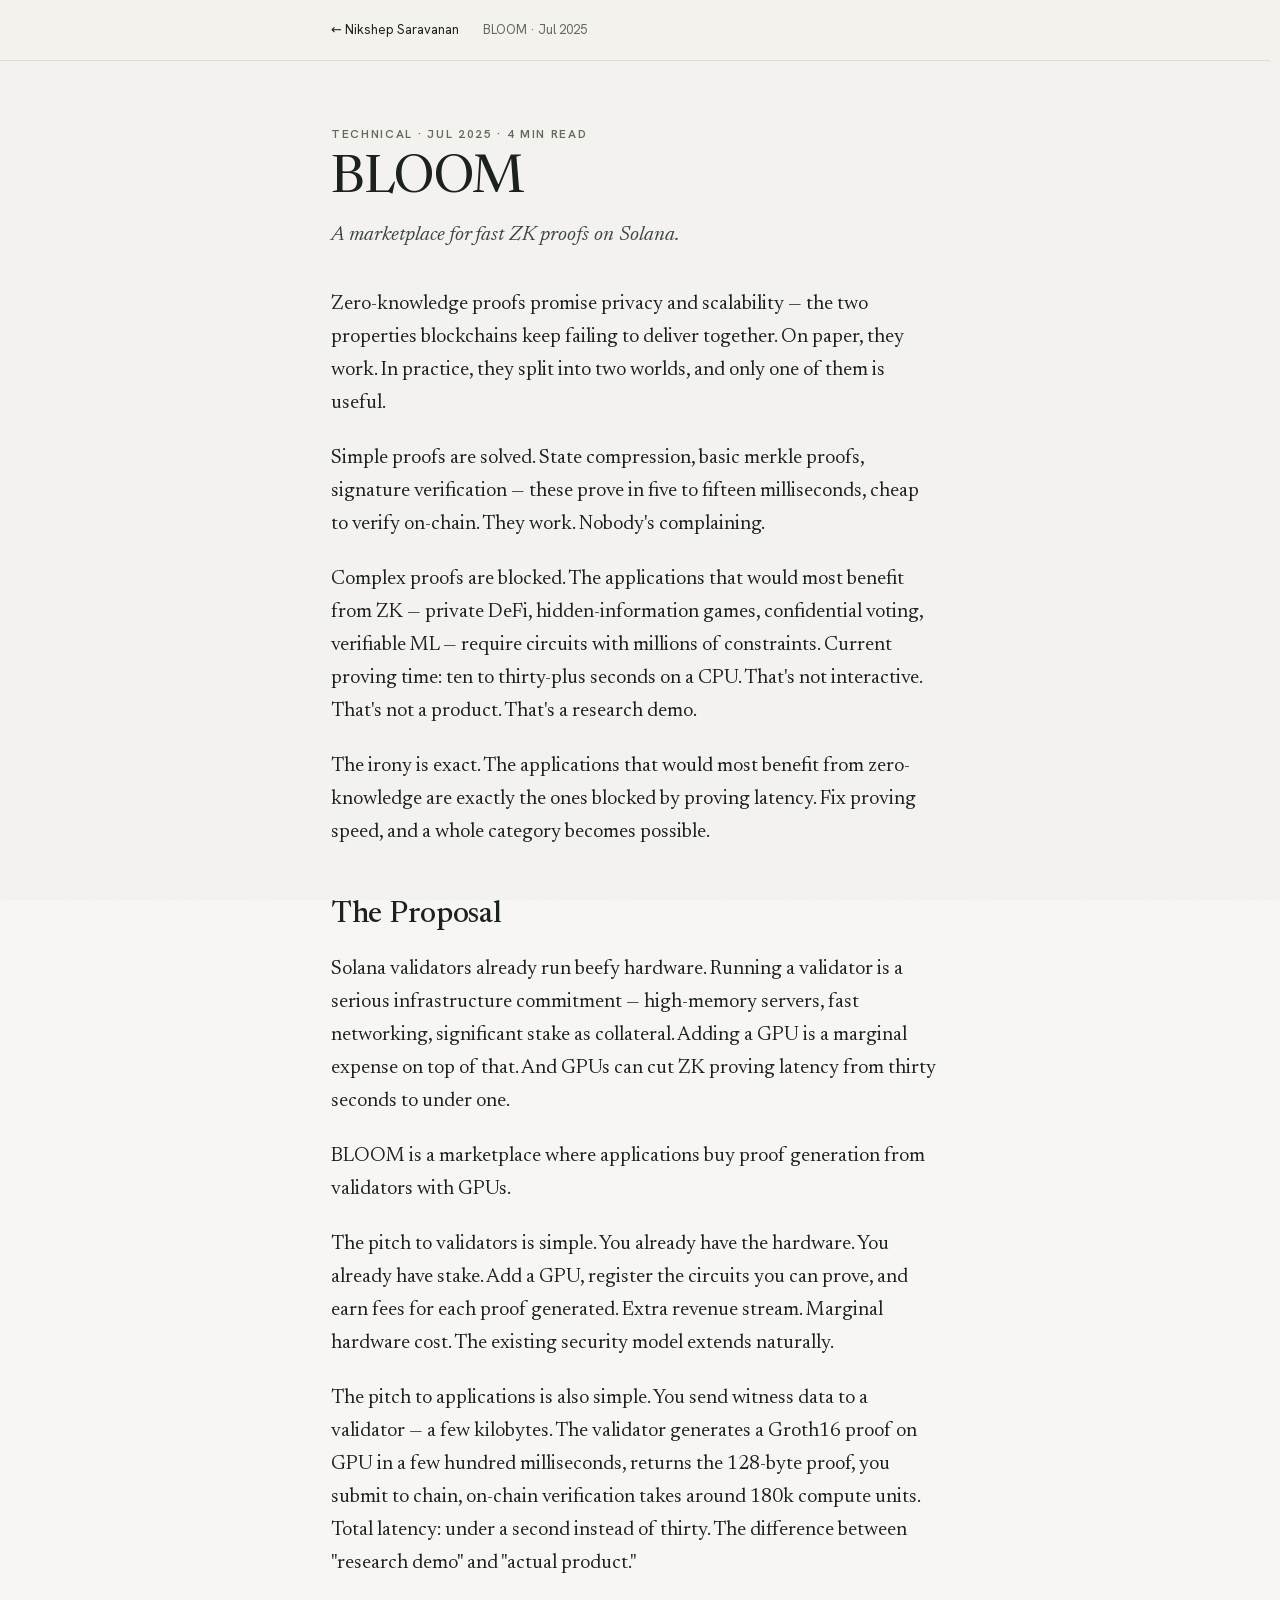
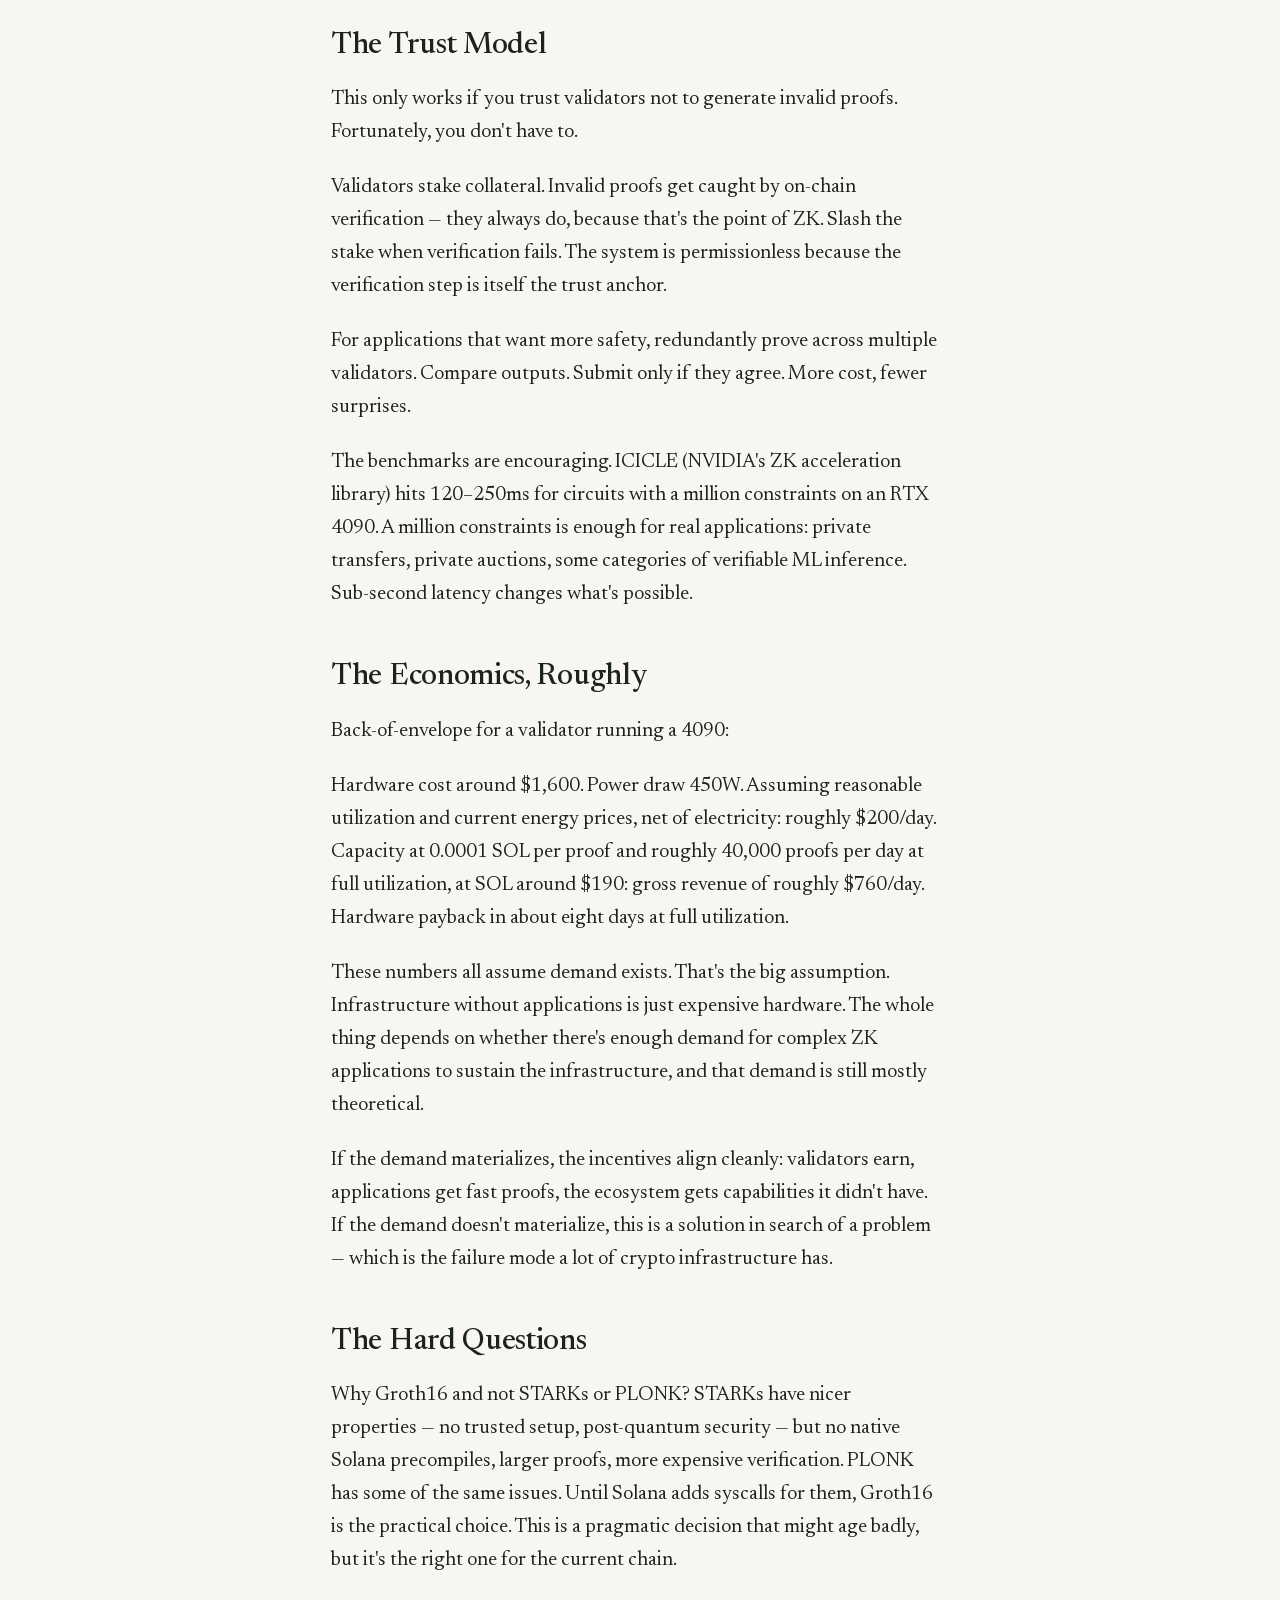
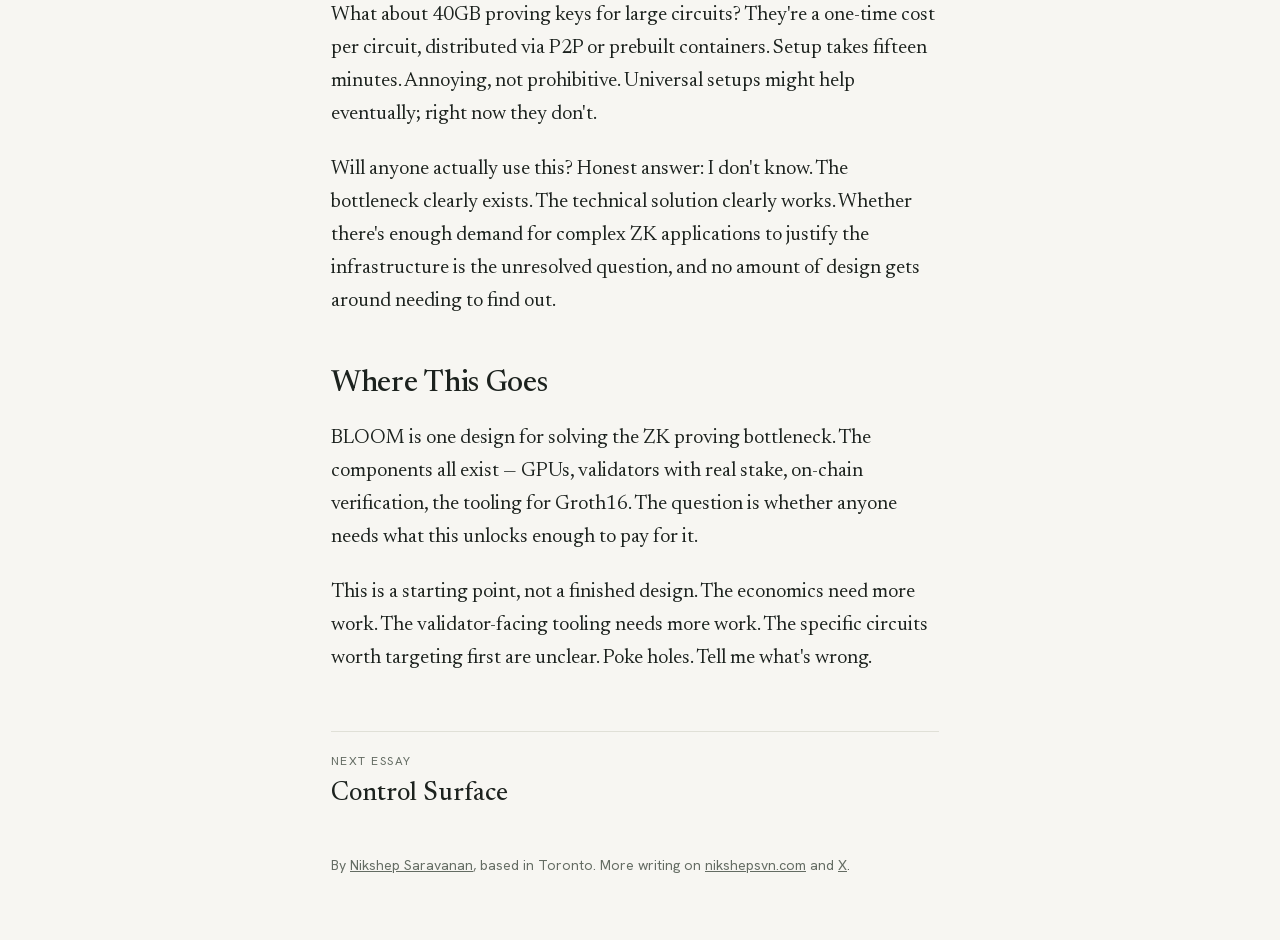
<file: writing/bloom/index.html>
<!doctype html>
<html lang="en">
  <head>
    <meta charset="UTF-8" />
    <meta name="viewport" content="width=device-width, initial-scale=1.0, viewport-fit=cover" />
    <title>BLOOM — Nikshep Saravanan</title>
    <meta name="description" content="A marketplace for fast ZK proofs on Solana." />
    <meta name="author" content="Nikshep Saravanan" />
    <meta name="theme-color" content="#f7f6f2" media="(prefers-color-scheme: light)" />
    <meta name="theme-color" content="#111412" media="(prefers-color-scheme: dark)" />
    <meta name="color-scheme" content="light dark" />
    <link rel="canonical" href="https://nikshepsvn.com/writing/bloom/" />
    <script type="application/ld+json">{"@context":"https://schema.org","@type":"Article","headline":"BLOOM","description":"A marketplace for fast ZK proofs on Solana.","datePublished":"2025-07","url":"https://nikshepsvn.com/writing/bloom/","image":"https://nikshepsvn.com/og.png","author":{"@type":"Person","name":"Nikshep Saravanan","url":"https://nikshepsvn.com/"}}</script>
    <meta property="og:type" content="article" />
    <meta property="og:url" content="https://nikshepsvn.com/writing/bloom/" />
    <meta property="og:title" content="BLOOM" />
    <meta property="og:description" content="A marketplace for fast ZK proofs on Solana." />
    <meta property="og:image" content="https://nikshepsvn.com/og.png" />
    <meta name="twitter:card" content="summary_large_image" />
    <meta name="twitter:creator" content="@nikshepsvn" />
    <meta name="twitter:title" content="BLOOM" />
    <meta name="twitter:description" content="A marketplace for fast ZK proofs on Solana." />
    <meta name="twitter:image" content="https://nikshepsvn.com/og.png" />
    <link rel="icon" href="/favicon.svg" type="image/svg+xml" />
    <link rel="apple-touch-icon" href="/apple-touch-icon.png" />
    <link rel="preload" href="/fonts/newsreader-normal-latin.woff2" as="font" type="font/woff2" crossorigin />
    <link rel="stylesheet" href="/styles.css" />
  </head>
  <body class="essay-page">
    <header class="reader-bar"><a href="/#writing">← Nikshep Saravanan</a><span>BLOOM · Jul 2025</span><i class="progress" id="progress" aria-hidden="true"></i></header>
    <main id="main">
    <article class="essay">
      <p class="kicker">Technical · Jul 2025 · 4 min read</p>
      <h1>BLOOM</h1>
      <p class="sub">A marketplace for fast ZK proofs on Solana.</p>
      <p class="txt">Zero-knowledge proofs promise privacy and scalability — the two properties blockchains keep failing to deliver together. On paper, they work. In practice, they split into two worlds, and only one of them is useful.</p>
      <p class="txt">Simple proofs are solved. State compression, basic merkle proofs, signature verification — these prove in five to fifteen milliseconds, cheap to verify on-chain. They work. Nobody's complaining.</p>
      <p class="txt">Complex proofs are blocked. The applications that would most benefit from ZK — private DeFi, hidden-information games, confidential voting, verifiable ML — require circuits with millions of constraints. Current proving time: ten to thirty-plus seconds on a CPU. That's not interactive. That's not a product. That's a research demo.</p>
      <p class="txt">The irony is exact. The applications that would most benefit from zero-knowledge are exactly the ones blocked by proving latency. Fix proving speed, and a whole category becomes possible.</p>
      <h2>The Proposal</h2>
      <p class="txt">Solana validators already run beefy hardware. Running a validator is a serious infrastructure commitment — high-memory servers, fast networking, significant stake as collateral. Adding a GPU is a marginal expense on top of that. And GPUs can cut ZK proving latency from thirty seconds to under one.</p>
      <p class="txt">BLOOM is a marketplace where applications buy proof generation from validators with GPUs.</p>
      <p class="txt">The pitch to validators is simple. You already have the hardware. You already have stake. Add a GPU, register the circuits you can prove, and earn fees for each proof generated. Extra revenue stream. Marginal hardware cost. The existing security model extends naturally.</p>
      <p class="txt">The pitch to applications is also simple. You send witness data to a validator — a few kilobytes. The validator generates a Groth16 proof on GPU in a few hundred milliseconds, returns the 128-byte proof, you submit to chain, on-chain verification takes around 180k compute units. Total latency: under a second instead of thirty. The difference between &quot;research demo&quot; and &quot;actual product.&quot;</p>
      <h2>The Trust Model</h2>
      <p class="txt">This only works if you trust validators not to generate invalid proofs. Fortunately, you don't have to.</p>
      <p class="txt">Validators stake collateral. Invalid proofs get caught by on-chain verification — they always do, because that's the point of ZK. Slash the stake when verification fails. The system is permissionless because the verification step is itself the trust anchor.</p>
      <p class="txt">For applications that want more safety, redundantly prove across multiple validators. Compare outputs. Submit only if they agree. More cost, fewer surprises.</p>
      <p class="txt">The benchmarks are encouraging. ICICLE (NVIDIA's ZK acceleration library) hits 120–250ms for circuits with a million constraints on an RTX 4090. A million constraints is enough for real applications: private transfers, private auctions, some categories of verifiable ML inference. Sub-second latency changes what's possible.</p>
      <h2>The Economics, Roughly</h2>
      <p class="txt">Back-of-envelope for a validator running a 4090:</p>
      <p class="txt">Hardware cost around $1,600. Power draw 450W. Assuming reasonable utilization and current energy prices, net of electricity: roughly $200/day. Capacity at 0.0001 SOL per proof and roughly 40,000 proofs per day at full utilization, at SOL around $190: gross revenue of roughly $760/day. Hardware payback in about eight days at full utilization.</p>
      <p class="txt">These numbers all assume demand exists. That's the big assumption. Infrastructure without applications is just expensive hardware. The whole thing depends on whether there's enough demand for complex ZK applications to sustain the infrastructure, and that demand is still mostly theoretical.</p>
      <p class="txt">If the demand materializes, the incentives align cleanly: validators earn, applications get fast proofs, the ecosystem gets capabilities it didn't have. If the demand doesn't materialize, this is a solution in search of a problem — which is the failure mode a lot of crypto infrastructure has.</p>
      <h2>The Hard Questions</h2>
      <p class="txt">Why Groth16 and not STARKs or PLONK? STARKs have nicer properties — no trusted setup, post-quantum security — but no native Solana precompiles, larger proofs, more expensive verification. PLONK has some of the same issues. Until Solana adds syscalls for them, Groth16 is the practical choice. This is a pragmatic decision that might age badly, but it's the right one for the current chain.</p>
      <p class="txt">What about 40GB proving keys for large circuits? They're a one-time cost per circuit, distributed via P2P or prebuilt containers. Setup takes fifteen minutes. Annoying, not prohibitive. Universal setups might help eventually; right now they don't.</p>
      <p class="txt">Will anyone actually use this? Honest answer: I don't know. The bottleneck clearly exists. The technical solution clearly works. Whether there's enough demand for complex ZK applications to justify the infrastructure is the unresolved question, and no amount of design gets around needing to find out.</p>
      <h2>Where This Goes</h2>
      <p class="txt">BLOOM is one design for solving the ZK proving bottleneck. The components all exist — GPUs, validators with real stake, on-chain verification, the tooling for Groth16. The question is whether anyone needs what this unlocks enough to pay for it.</p>
      <p class="txt">This is a starting point, not a finished design. The economics need more work. The validator-facing tooling needs more work. The specific circuits worth targeting first are unclear. Poke holes. Tell me what's wrong.</p>
      <a class="next" href="/writing/control-surface/"><span>Next essay</span><b>Control Surface</b></a>
      <p class="essay-foot">By <a href="/">Nikshep Saravanan</a>, based in Toronto. More writing on <a href="/#writing">nikshepsvn.com</a> and <a href="https://x.com/nikshepsvn">X</a>.</p>
    </article>
    </main>
    <script>
      const bar = document.getElementById("progress");
      const update = () => { const max = document.documentElement.scrollHeight - innerHeight; bar.style.setProperty("--p", max > 0 ? scrollY / max : 1); };
      addEventListener("scroll", update, { passive: true }); update();
    </script>
  </body>
</html>
</file>
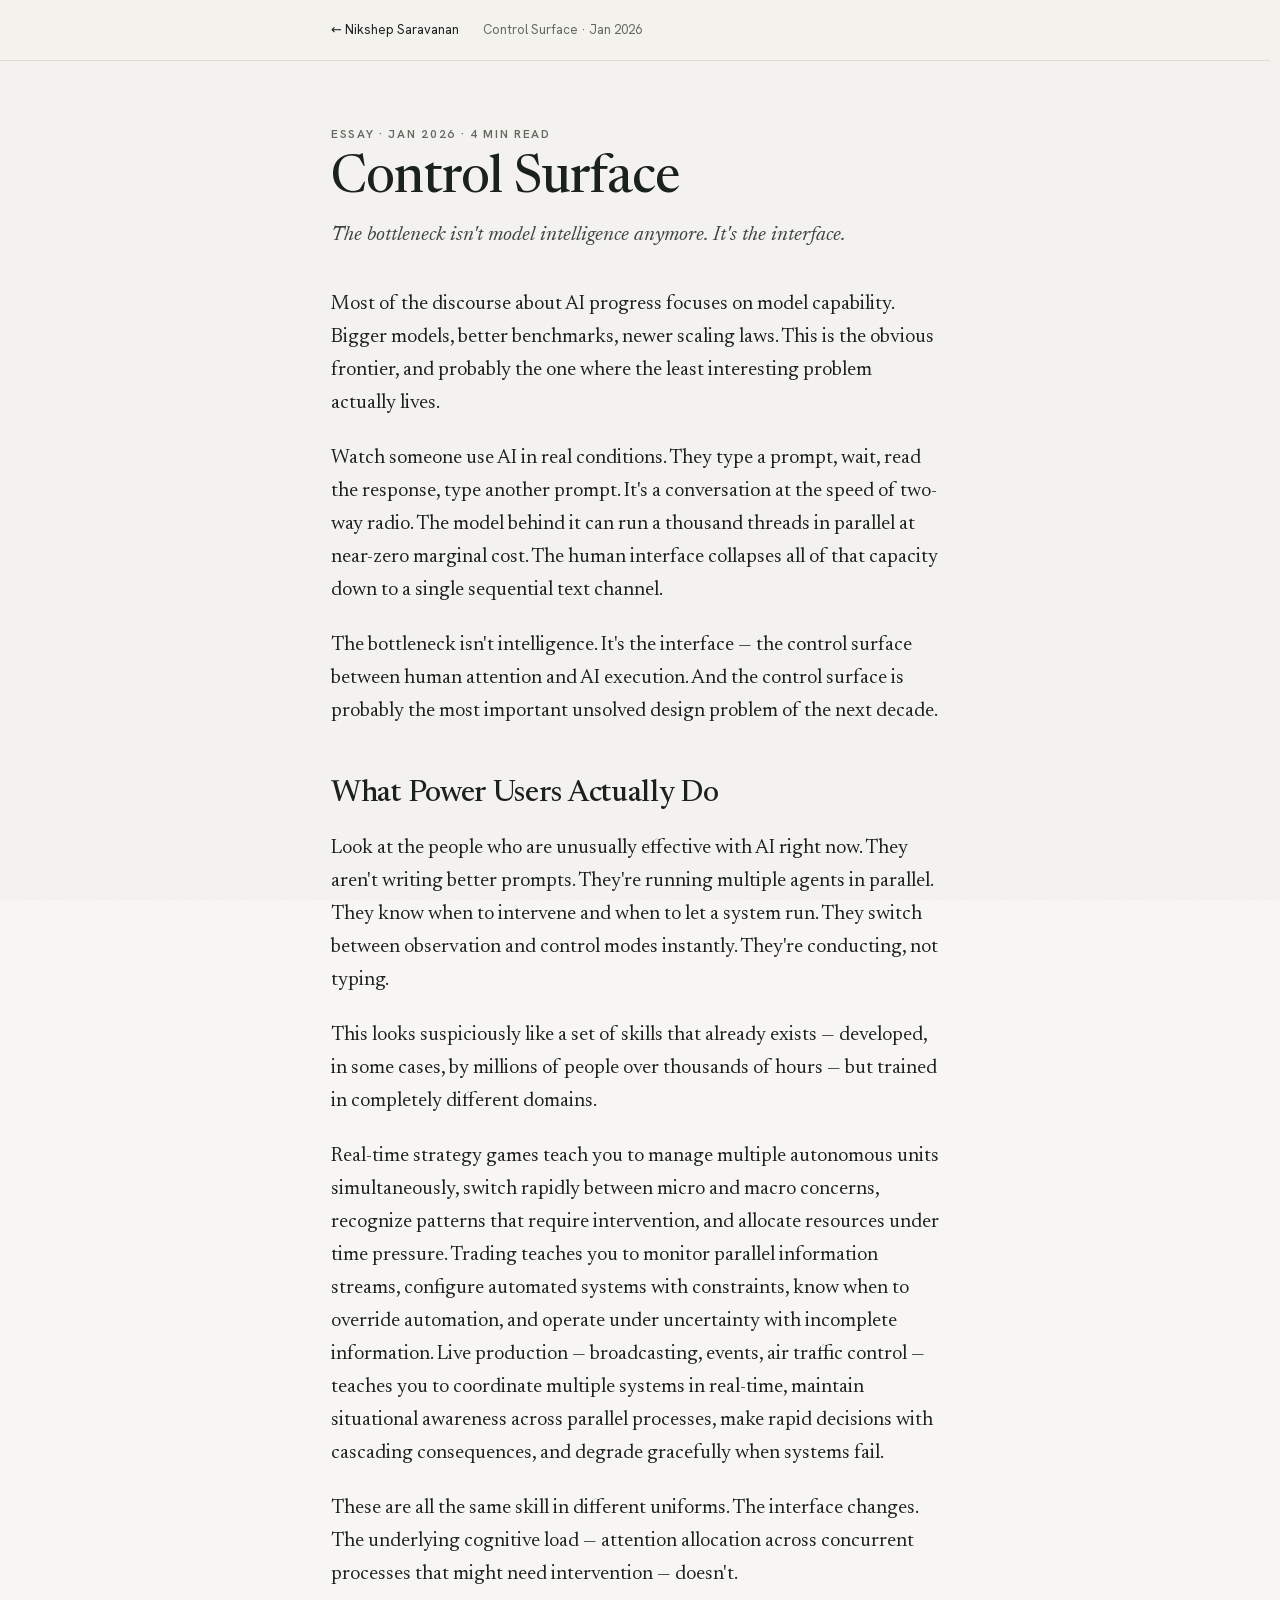
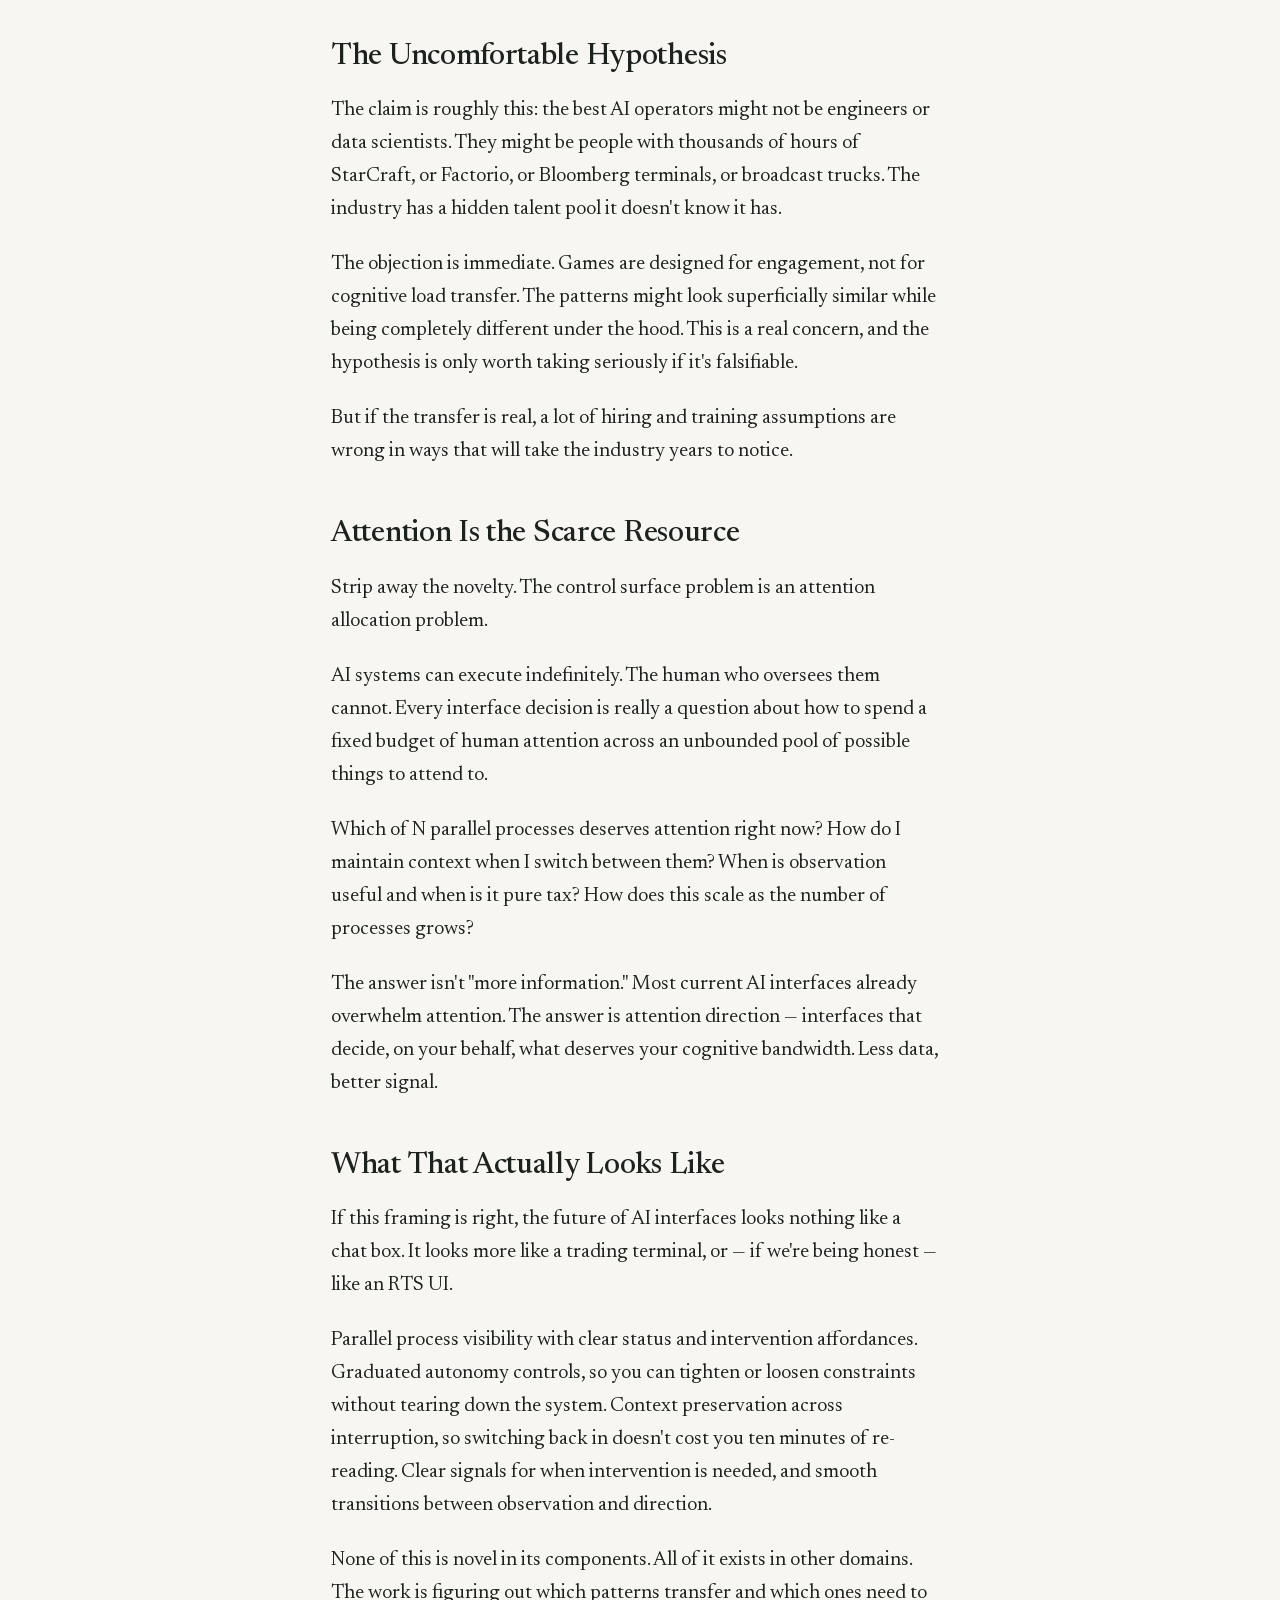
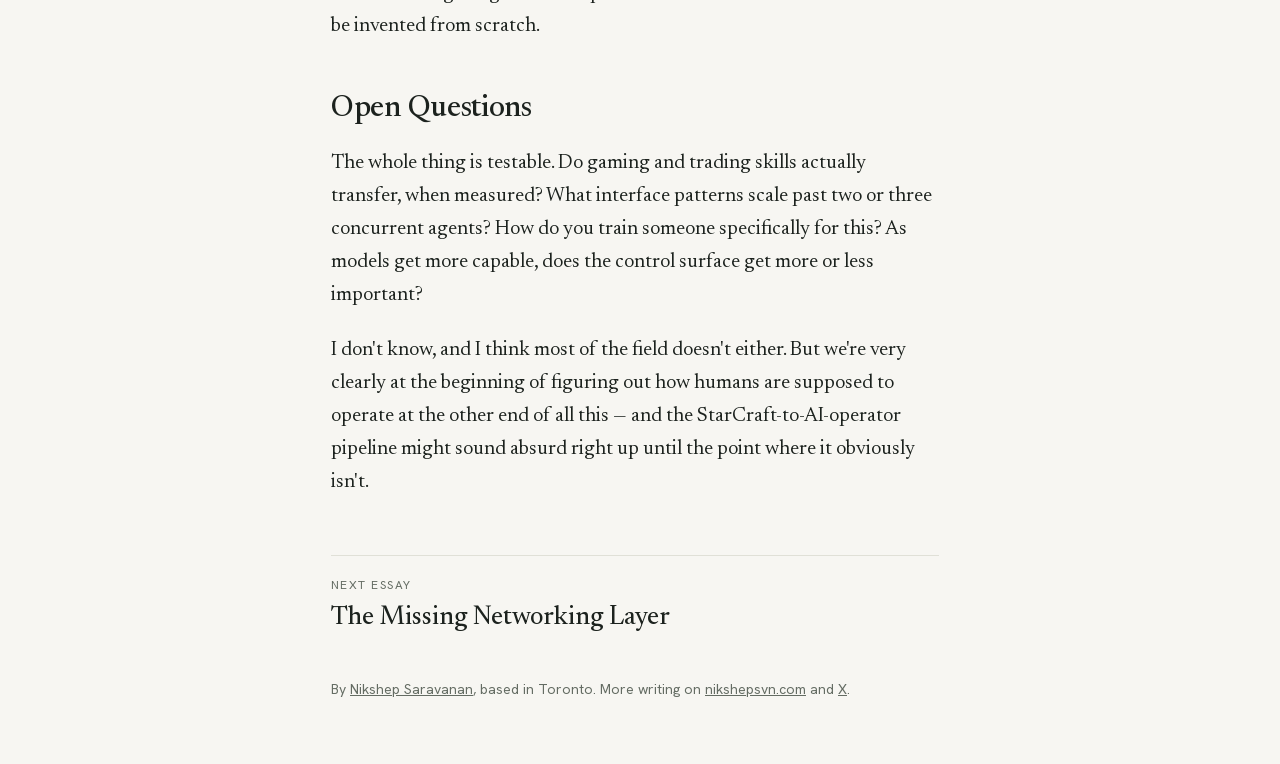
<file: writing/control-surface/index.html>
<!doctype html>
<html lang="en">
  <head>
    <meta charset="UTF-8" />
    <meta name="viewport" content="width=device-width, initial-scale=1.0, viewport-fit=cover" />
    <title>Control Surface — Nikshep Saravanan</title>
    <meta name="description" content="The bottleneck isn't model intelligence anymore. It's the interface." />
    <meta name="author" content="Nikshep Saravanan" />
    <meta name="theme-color" content="#f7f6f2" media="(prefers-color-scheme: light)" />
    <meta name="theme-color" content="#111412" media="(prefers-color-scheme: dark)" />
    <meta name="color-scheme" content="light dark" />
    <link rel="canonical" href="https://nikshepsvn.com/writing/control-surface/" />
    <script type="application/ld+json">{"@context":"https://schema.org","@type":"Article","headline":"Control Surface","description":"The bottleneck isn't model intelligence anymore. It's the interface.","datePublished":"2026-01","url":"https://nikshepsvn.com/writing/control-surface/","image":"https://nikshepsvn.com/og.png","author":{"@type":"Person","name":"Nikshep Saravanan","url":"https://nikshepsvn.com/"}}</script>
    <meta property="og:type" content="article" />
    <meta property="og:url" content="https://nikshepsvn.com/writing/control-surface/" />
    <meta property="og:title" content="Control Surface" />
    <meta property="og:description" content="The bottleneck isn't model intelligence anymore. It's the interface." />
    <meta property="og:image" content="https://nikshepsvn.com/og.png" />
    <meta name="twitter:card" content="summary_large_image" />
    <meta name="twitter:creator" content="@nikshepsvn" />
    <meta name="twitter:title" content="Control Surface" />
    <meta name="twitter:description" content="The bottleneck isn't model intelligence anymore. It's the interface." />
    <meta name="twitter:image" content="https://nikshepsvn.com/og.png" />
    <link rel="icon" href="/favicon.svg" type="image/svg+xml" />
    <link rel="apple-touch-icon" href="/apple-touch-icon.png" />
    <link rel="preload" href="/fonts/newsreader-normal-latin.woff2" as="font" type="font/woff2" crossorigin />
    <link rel="stylesheet" href="/styles.css" />
  </head>
  <body class="essay-page">
    <header class="reader-bar"><a href="/#writing">← Nikshep Saravanan</a><span>Control Surface · Jan 2026</span><i class="progress" id="progress" aria-hidden="true"></i></header>
    <main id="main">
    <article class="essay">
      <p class="kicker">Essay · Jan 2026 · 4 min read</p>
      <h1>Control Surface</h1>
      <p class="sub">The bottleneck isn't model intelligence anymore. It's the interface.</p>
      <p class="txt">Most of the discourse about AI progress focuses on model capability. Bigger models, better benchmarks, newer scaling laws. This is the obvious frontier, and probably the one where the least interesting problem actually lives.</p>
      <p class="txt">Watch someone use AI in real conditions. They type a prompt, wait, read the response, type another prompt. It's a conversation at the speed of two-way radio. The model behind it can run a thousand threads in parallel at near-zero marginal cost. The human interface collapses all of that capacity down to a single sequential text channel.</p>
      <p class="txt">The bottleneck isn't intelligence. It's the interface — the control surface between human attention and AI execution. And the control surface is probably the most important unsolved design problem of the next decade.</p>
      <h2>What Power Users Actually Do</h2>
      <p class="txt">Look at the people who are unusually effective with AI right now. They aren't writing better prompts. They're running multiple agents in parallel. They know when to intervene and when to let a system run. They switch between observation and control modes instantly. They're conducting, not typing.</p>
      <p class="txt">This looks suspiciously like a set of skills that already exists — developed, in some cases, by millions of people over thousands of hours — but trained in completely different domains.</p>
      <p class="txt">Real-time strategy games teach you to manage multiple autonomous units simultaneously, switch rapidly between micro and macro concerns, recognize patterns that require intervention, and allocate resources under time pressure. Trading teaches you to monitor parallel information streams, configure automated systems with constraints, know when to override automation, and operate under uncertainty with incomplete information. Live production — broadcasting, events, air traffic control — teaches you to coordinate multiple systems in real-time, maintain situational awareness across parallel processes, make rapid decisions with cascading consequences, and degrade gracefully when systems fail.</p>
      <p class="txt">These are all the same skill in different uniforms. The interface changes. The underlying cognitive load — attention allocation across concurrent processes that might need intervention — doesn't.</p>
      <h2>The Uncomfortable Hypothesis</h2>
      <p class="txt">The claim is roughly this: the best AI operators might not be engineers or data scientists. They might be people with thousands of hours of StarCraft, or Factorio, or Bloomberg terminals, or broadcast trucks. The industry has a hidden talent pool it doesn't know it has.</p>
      <p class="txt">The objection is immediate. Games are designed for engagement, not for cognitive load transfer. The patterns might look superficially similar while being completely different under the hood. This is a real concern, and the hypothesis is only worth taking seriously if it's falsifiable.</p>
      <p class="txt">But if the transfer is real, a lot of hiring and training assumptions are wrong in ways that will take the industry years to notice.</p>
      <h2>Attention Is the Scarce Resource</h2>
      <p class="txt">Strip away the novelty. The control surface problem is an attention allocation problem.</p>
      <p class="txt">AI systems can execute indefinitely. The human who oversees them cannot. Every interface decision is really a question about how to spend a fixed budget of human attention across an unbounded pool of possible things to attend to.</p>
      <p class="txt">Which of N parallel processes deserves attention right now? How do I maintain context when I switch between them? When is observation useful and when is it pure tax? How does this scale as the number of processes grows?</p>
      <p class="txt">The answer isn't &quot;more information.&quot; Most current AI interfaces already overwhelm attention. The answer is attention direction — interfaces that decide, on your behalf, what deserves your cognitive bandwidth. Less data, better signal.</p>
      <h2>What That Actually Looks Like</h2>
      <p class="txt">If this framing is right, the future of AI interfaces looks nothing like a chat box. It looks more like a trading terminal, or — if we're being honest — like an RTS UI.</p>
      <p class="txt">Parallel process visibility with clear status and intervention affordances. Graduated autonomy controls, so you can tighten or loosen constraints without tearing down the system. Context preservation across interruption, so switching back in doesn't cost you ten minutes of re-reading. Clear signals for when intervention is needed, and smooth transitions between observation and direction.</p>
      <p class="txt">None of this is novel in its components. All of it exists in other domains. The work is figuring out which patterns transfer and which ones need to be invented from scratch.</p>
      <h2>Open Questions</h2>
      <p class="txt">The whole thing is testable. Do gaming and trading skills actually transfer, when measured? What interface patterns scale past two or three concurrent agents? How do you train someone specifically for this? As models get more capable, does the control surface get more or less important?</p>
      <p class="txt">I don't know, and I think most of the field doesn't either. But we're very clearly at the beginning of figuring out how humans are supposed to operate at the other end of all this — and the StarCraft-to-AI-operator pipeline might sound absurd right up until the point where it obviously isn't.</p>
      <a class="next" href="/writing/the-missing-networking-layer/"><span>Next essay</span><b>The Missing Networking Layer</b></a>
      <p class="essay-foot">By <a href="/">Nikshep Saravanan</a>, based in Toronto. More writing on <a href="/#writing">nikshepsvn.com</a> and <a href="https://x.com/nikshepsvn">X</a>.</p>
    </article>
    </main>
    <script>
      const bar = document.getElementById("progress");
      const update = () => { const max = document.documentElement.scrollHeight - innerHeight; bar.style.setProperty("--p", max > 0 ? scrollY / max : 1); };
      addEventListener("scroll", update, { passive: true }); update();
    </script>
  </body>
</html>
</file>
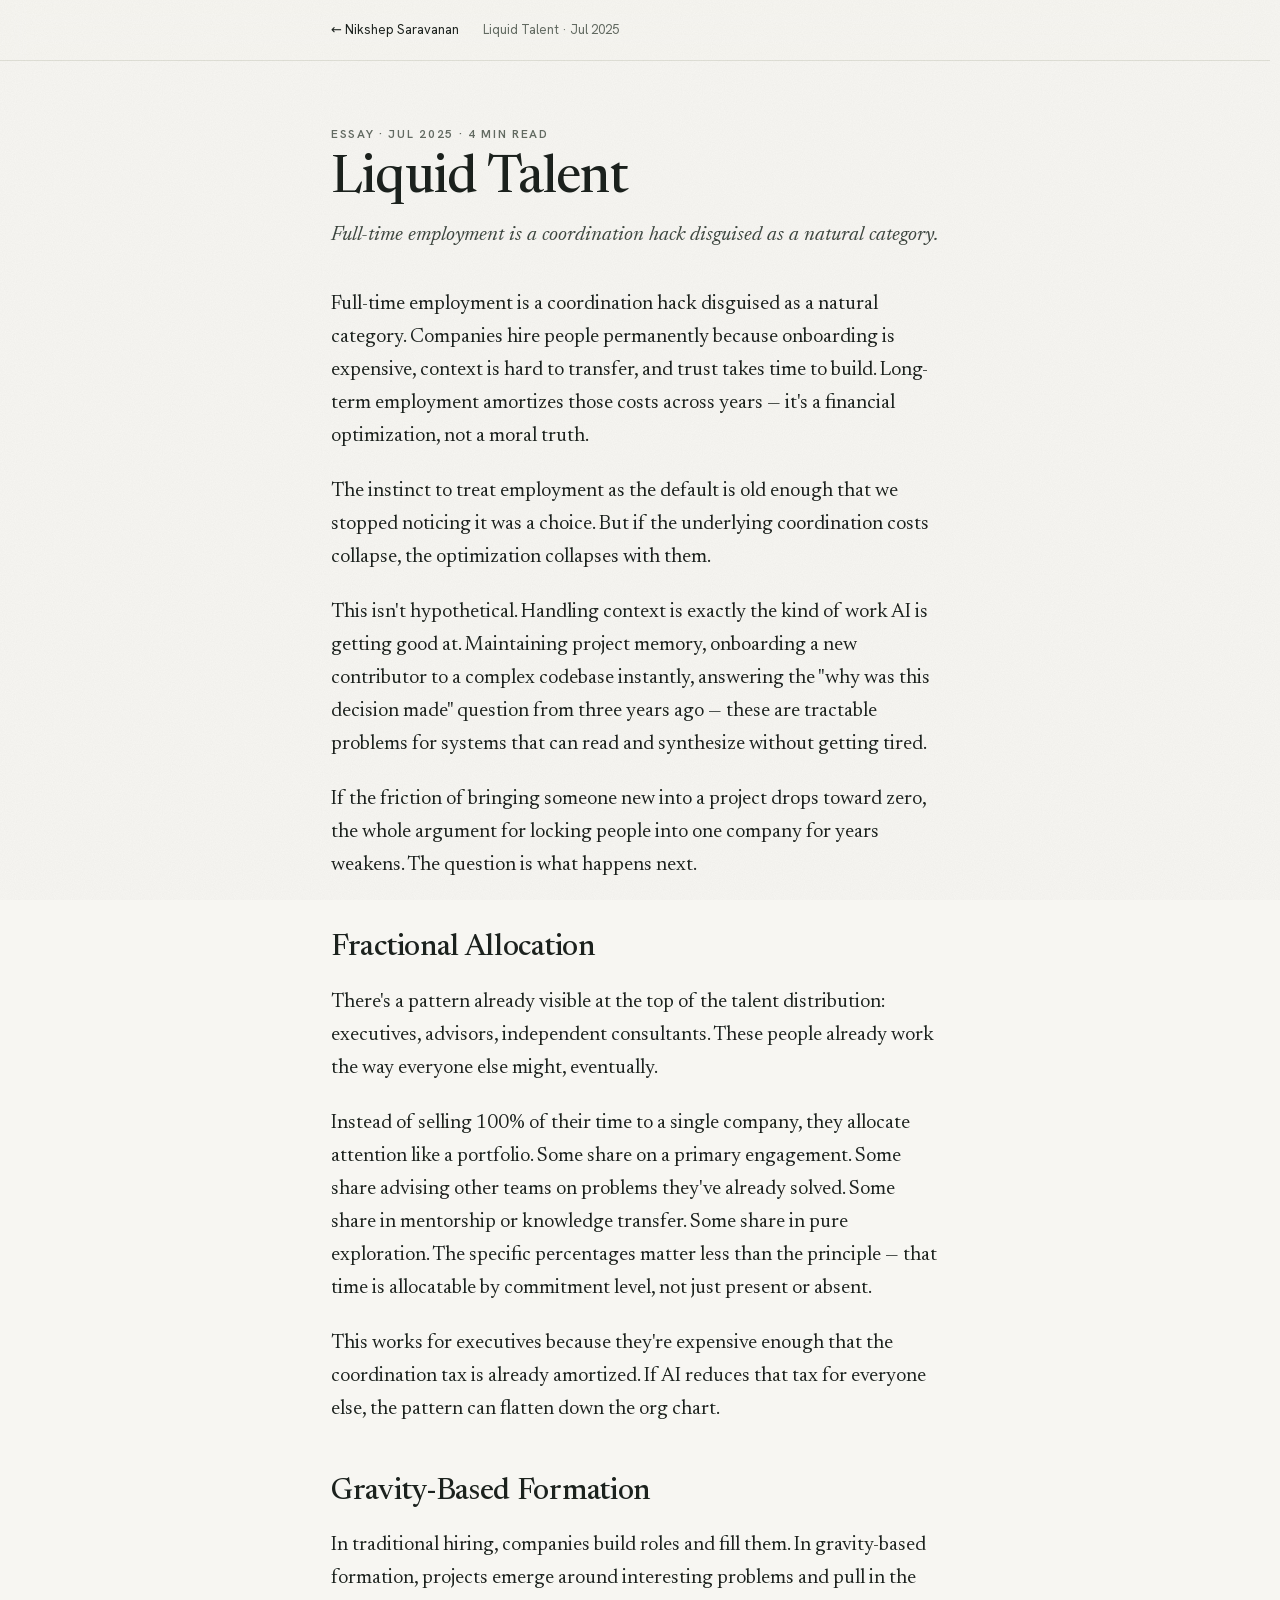
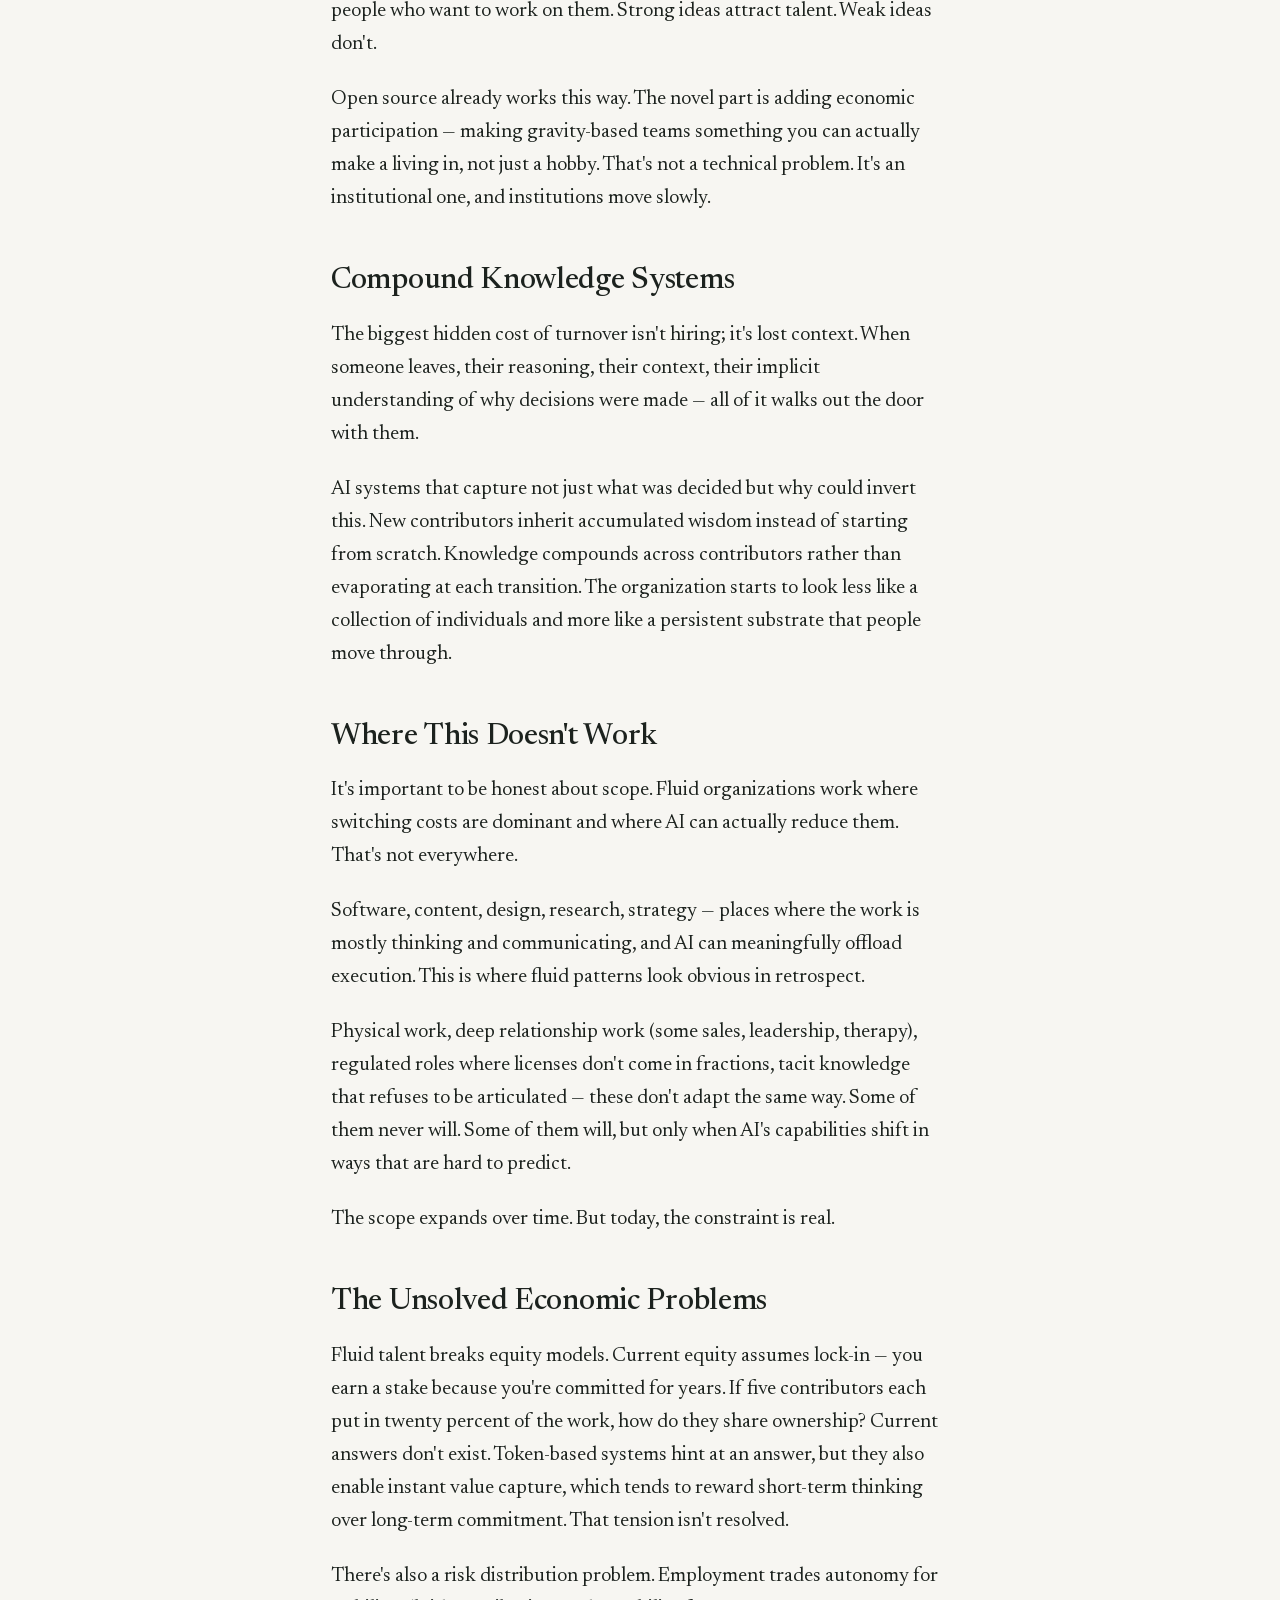
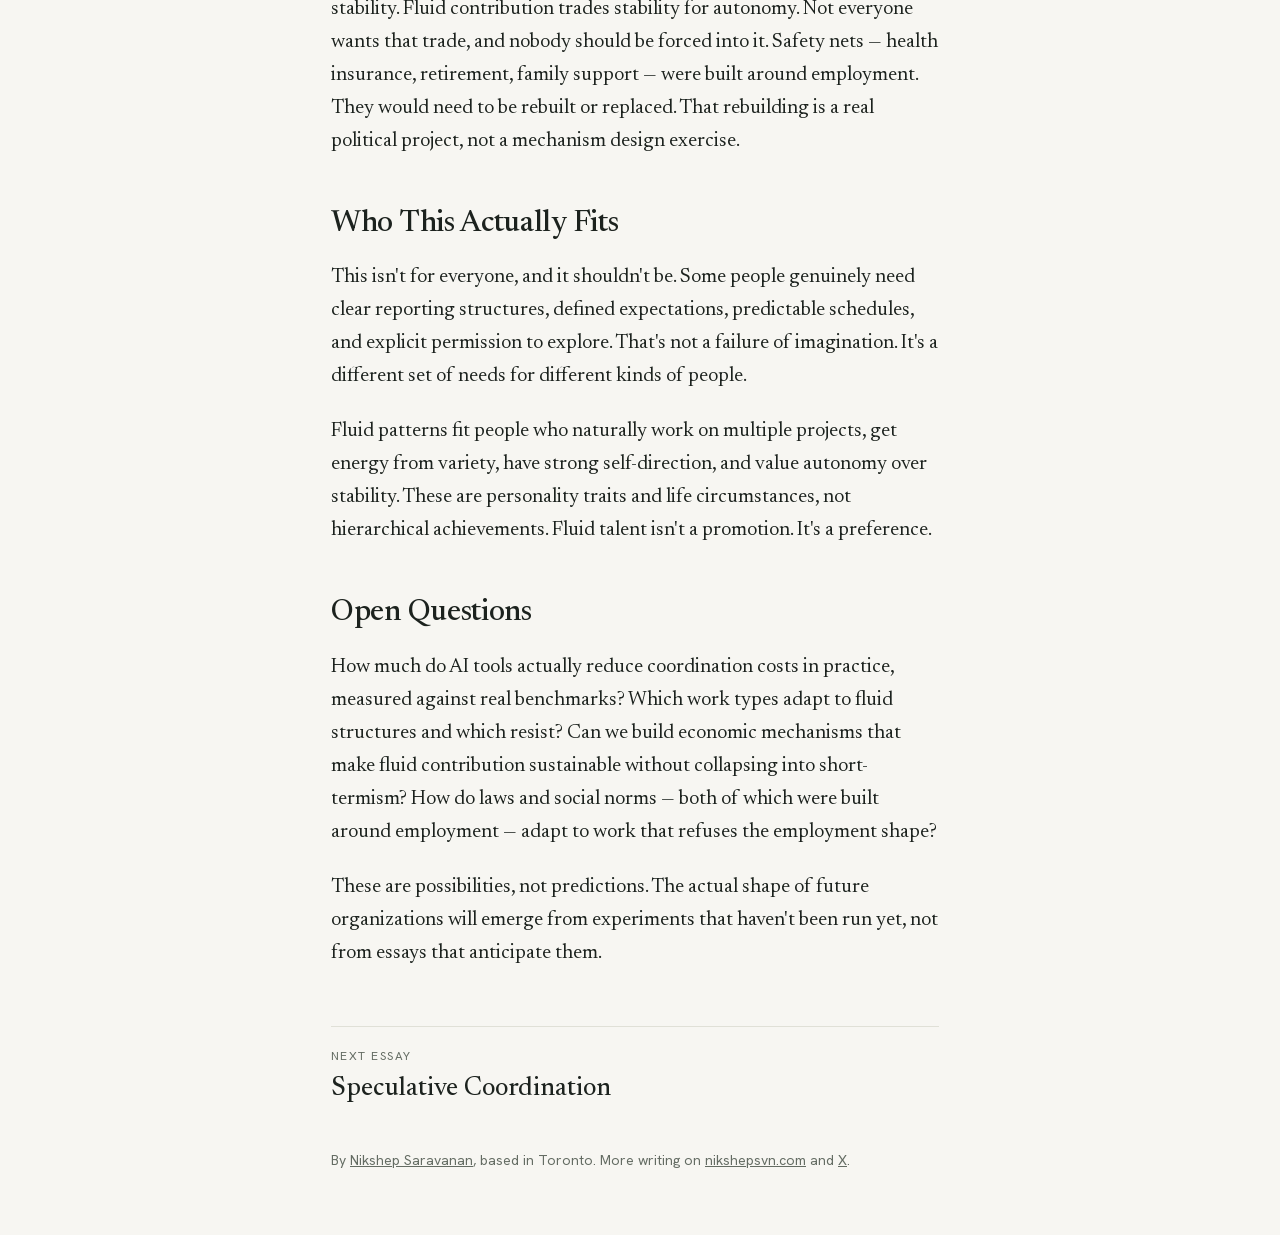
<file: writing/liquid-talent/index.html>
<!doctype html>
<html lang="en">
  <head>
    <meta charset="UTF-8" />
    <meta name="viewport" content="width=device-width, initial-scale=1.0, viewport-fit=cover" />
    <title>Liquid Talent — Nikshep Saravanan</title>
    <meta name="description" content="Full-time employment is a coordination hack disguised as a natural category." />
    <meta name="author" content="Nikshep Saravanan" />
    <meta name="theme-color" content="#f7f6f2" media="(prefers-color-scheme: light)" />
    <meta name="theme-color" content="#111412" media="(prefers-color-scheme: dark)" />
    <meta name="color-scheme" content="light dark" />
    <link rel="canonical" href="https://nikshepsvn.com/writing/liquid-talent/" />
    <script type="application/ld+json">{"@context":"https://schema.org","@type":"Article","headline":"Liquid Talent","description":"Full-time employment is a coordination hack disguised as a natural category.","datePublished":"2025-07","url":"https://nikshepsvn.com/writing/liquid-talent/","image":"https://nikshepsvn.com/og.png","author":{"@type":"Person","name":"Nikshep Saravanan","url":"https://nikshepsvn.com/"}}</script>
    <meta property="og:type" content="article" />
    <meta property="og:url" content="https://nikshepsvn.com/writing/liquid-talent/" />
    <meta property="og:title" content="Liquid Talent" />
    <meta property="og:description" content="Full-time employment is a coordination hack disguised as a natural category." />
    <meta property="og:image" content="https://nikshepsvn.com/og.png" />
    <meta name="twitter:card" content="summary_large_image" />
    <meta name="twitter:creator" content="@nikshepsvn" />
    <meta name="twitter:title" content="Liquid Talent" />
    <meta name="twitter:description" content="Full-time employment is a coordination hack disguised as a natural category." />
    <meta name="twitter:image" content="https://nikshepsvn.com/og.png" />
    <link rel="icon" href="/favicon.svg" type="image/svg+xml" />
    <link rel="apple-touch-icon" href="/apple-touch-icon.png" />
    <link rel="preload" href="/fonts/newsreader-normal-latin.woff2" as="font" type="font/woff2" crossorigin />
    <link rel="stylesheet" href="/styles.css" />
  </head>
  <body class="essay-page">
    <header class="reader-bar"><a href="/#writing">← Nikshep Saravanan</a><span>Liquid Talent · Jul 2025</span><i class="progress" id="progress" aria-hidden="true"></i></header>
    <main id="main">
    <article class="essay">
      <p class="kicker">Essay · Jul 2025 · 4 min read</p>
      <h1>Liquid Talent</h1>
      <p class="sub">Full-time employment is a coordination hack disguised as a natural category.</p>
      <p class="txt">Full-time employment is a coordination hack disguised as a natural category. Companies hire people permanently because onboarding is expensive, context is hard to transfer, and trust takes time to build. Long-term employment amortizes those costs across years — it's a financial optimization, not a moral truth.</p>
      <p class="txt">The instinct to treat employment as the default is old enough that we stopped noticing it was a choice. But if the underlying coordination costs collapse, the optimization collapses with them.</p>
      <p class="txt">This isn't hypothetical. Handling context is exactly the kind of work AI is getting good at. Maintaining project memory, onboarding a new contributor to a complex codebase instantly, answering the &quot;why was this decision made&quot; question from three years ago — these are tractable problems for systems that can read and synthesize without getting tired.</p>
      <p class="txt">If the friction of bringing someone new into a project drops toward zero, the whole argument for locking people into one company for years weakens. The question is what happens next.</p>
      <h2>Fractional Allocation</h2>
      <p class="txt">There's a pattern already visible at the top of the talent distribution: executives, advisors, independent consultants. These people already work the way everyone else might, eventually.</p>
      <p class="txt">Instead of selling 100% of their time to a single company, they allocate attention like a portfolio. Some share on a primary engagement. Some share advising other teams on problems they've already solved. Some share in mentorship or knowledge transfer. Some share in pure exploration. The specific percentages matter less than the principle — that time is allocatable by commitment level, not just present or absent.</p>
      <p class="txt">This works for executives because they're expensive enough that the coordination tax is already amortized. If AI reduces that tax for everyone else, the pattern can flatten down the org chart.</p>
      <h2>Gravity-Based Formation</h2>
      <p class="txt">In traditional hiring, companies build roles and fill them. In gravity-based formation, projects emerge around interesting problems and pull in the people who want to work on them. Strong ideas attract talent. Weak ideas don't.</p>
      <p class="txt">Open source already works this way. The novel part is adding economic participation — making gravity-based teams something you can actually make a living in, not just a hobby. That's not a technical problem. It's an institutional one, and institutions move slowly.</p>
      <h2>Compound Knowledge Systems</h2>
      <p class="txt">The biggest hidden cost of turnover isn't hiring; it's lost context. When someone leaves, their reasoning, their context, their implicit understanding of why decisions were made — all of it walks out the door with them.</p>
      <p class="txt">AI systems that capture not just what was decided but why could invert this. New contributors inherit accumulated wisdom instead of starting from scratch. Knowledge compounds across contributors rather than evaporating at each transition. The organization starts to look less like a collection of individuals and more like a persistent substrate that people move through.</p>
      <h2>Where This Doesn't Work</h2>
      <p class="txt">It's important to be honest about scope. Fluid organizations work where switching costs are dominant and where AI can actually reduce them. That's not everywhere.</p>
      <p class="txt">Software, content, design, research, strategy — places where the work is mostly thinking and communicating, and AI can meaningfully offload execution. This is where fluid patterns look obvious in retrospect.</p>
      <p class="txt">Physical work, deep relationship work (some sales, leadership, therapy), regulated roles where licenses don't come in fractions, tacit knowledge that refuses to be articulated — these don't adapt the same way. Some of them never will. Some of them will, but only when AI's capabilities shift in ways that are hard to predict.</p>
      <p class="txt">The scope expands over time. But today, the constraint is real.</p>
      <h2>The Unsolved Economic Problems</h2>
      <p class="txt">Fluid talent breaks equity models. Current equity assumes lock-in — you earn a stake because you're committed for years. If five contributors each put in twenty percent of the work, how do they share ownership? Current answers don't exist. Token-based systems hint at an answer, but they also enable instant value capture, which tends to reward short-term thinking over long-term commitment. That tension isn't resolved.</p>
      <p class="txt">There's also a risk distribution problem. Employment trades autonomy for stability. Fluid contribution trades stability for autonomy. Not everyone wants that trade, and nobody should be forced into it. Safety nets — health insurance, retirement, family support — were built around employment. They would need to be rebuilt or replaced. That rebuilding is a real political project, not a mechanism design exercise.</p>
      <h2>Who This Actually Fits</h2>
      <p class="txt">This isn't for everyone, and it shouldn't be. Some people genuinely need clear reporting structures, defined expectations, predictable schedules, and explicit permission to explore. That's not a failure of imagination. It's a different set of needs for different kinds of people.</p>
      <p class="txt">Fluid patterns fit people who naturally work on multiple projects, get energy from variety, have strong self-direction, and value autonomy over stability. These are personality traits and life circumstances, not hierarchical achievements. Fluid talent isn't a promotion. It's a preference.</p>
      <h2>Open Questions</h2>
      <p class="txt">How much do AI tools actually reduce coordination costs in practice, measured against real benchmarks? Which work types adapt to fluid structures and which resist? Can we build economic mechanisms that make fluid contribution sustainable without collapsing into short-termism? How do laws and social norms — both of which were built around employment — adapt to work that refuses the employment shape?</p>
      <p class="txt">These are possibilities, not predictions. The actual shape of future organizations will emerge from experiments that haven't been run yet, not from essays that anticipate them.</p>
      <a class="next" href="/writing/speculative-coordination/"><span>Next essay</span><b>Speculative Coordination</b></a>
      <p class="essay-foot">By <a href="/">Nikshep Saravanan</a>, based in Toronto. More writing on <a href="/#writing">nikshepsvn.com</a> and <a href="https://x.com/nikshepsvn">X</a>.</p>
    </article>
    </main>
    <script>
      const bar = document.getElementById("progress");
      const update = () => { const max = document.documentElement.scrollHeight - innerHeight; bar.style.setProperty("--p", max > 0 ? scrollY / max : 1); };
      addEventListener("scroll", update, { passive: true }); update();
    </script>
  </body>
</html>
</file>
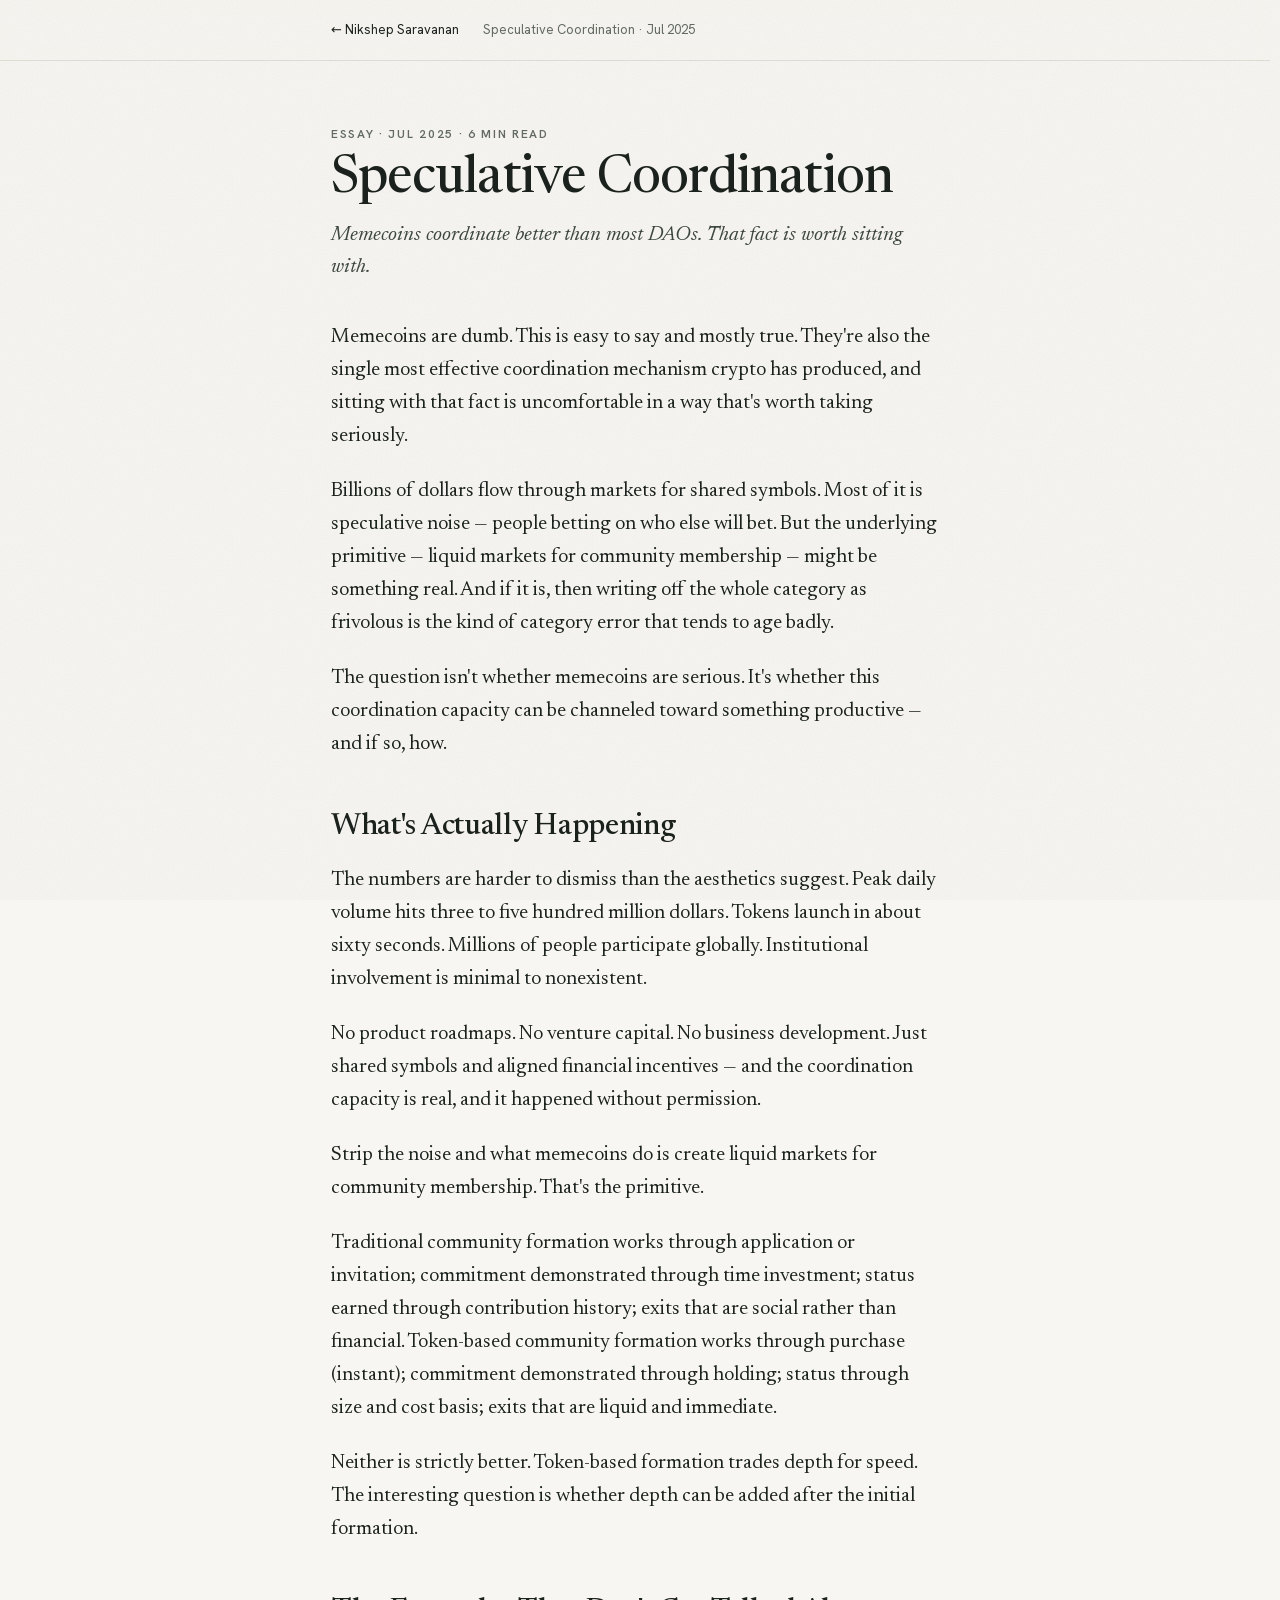
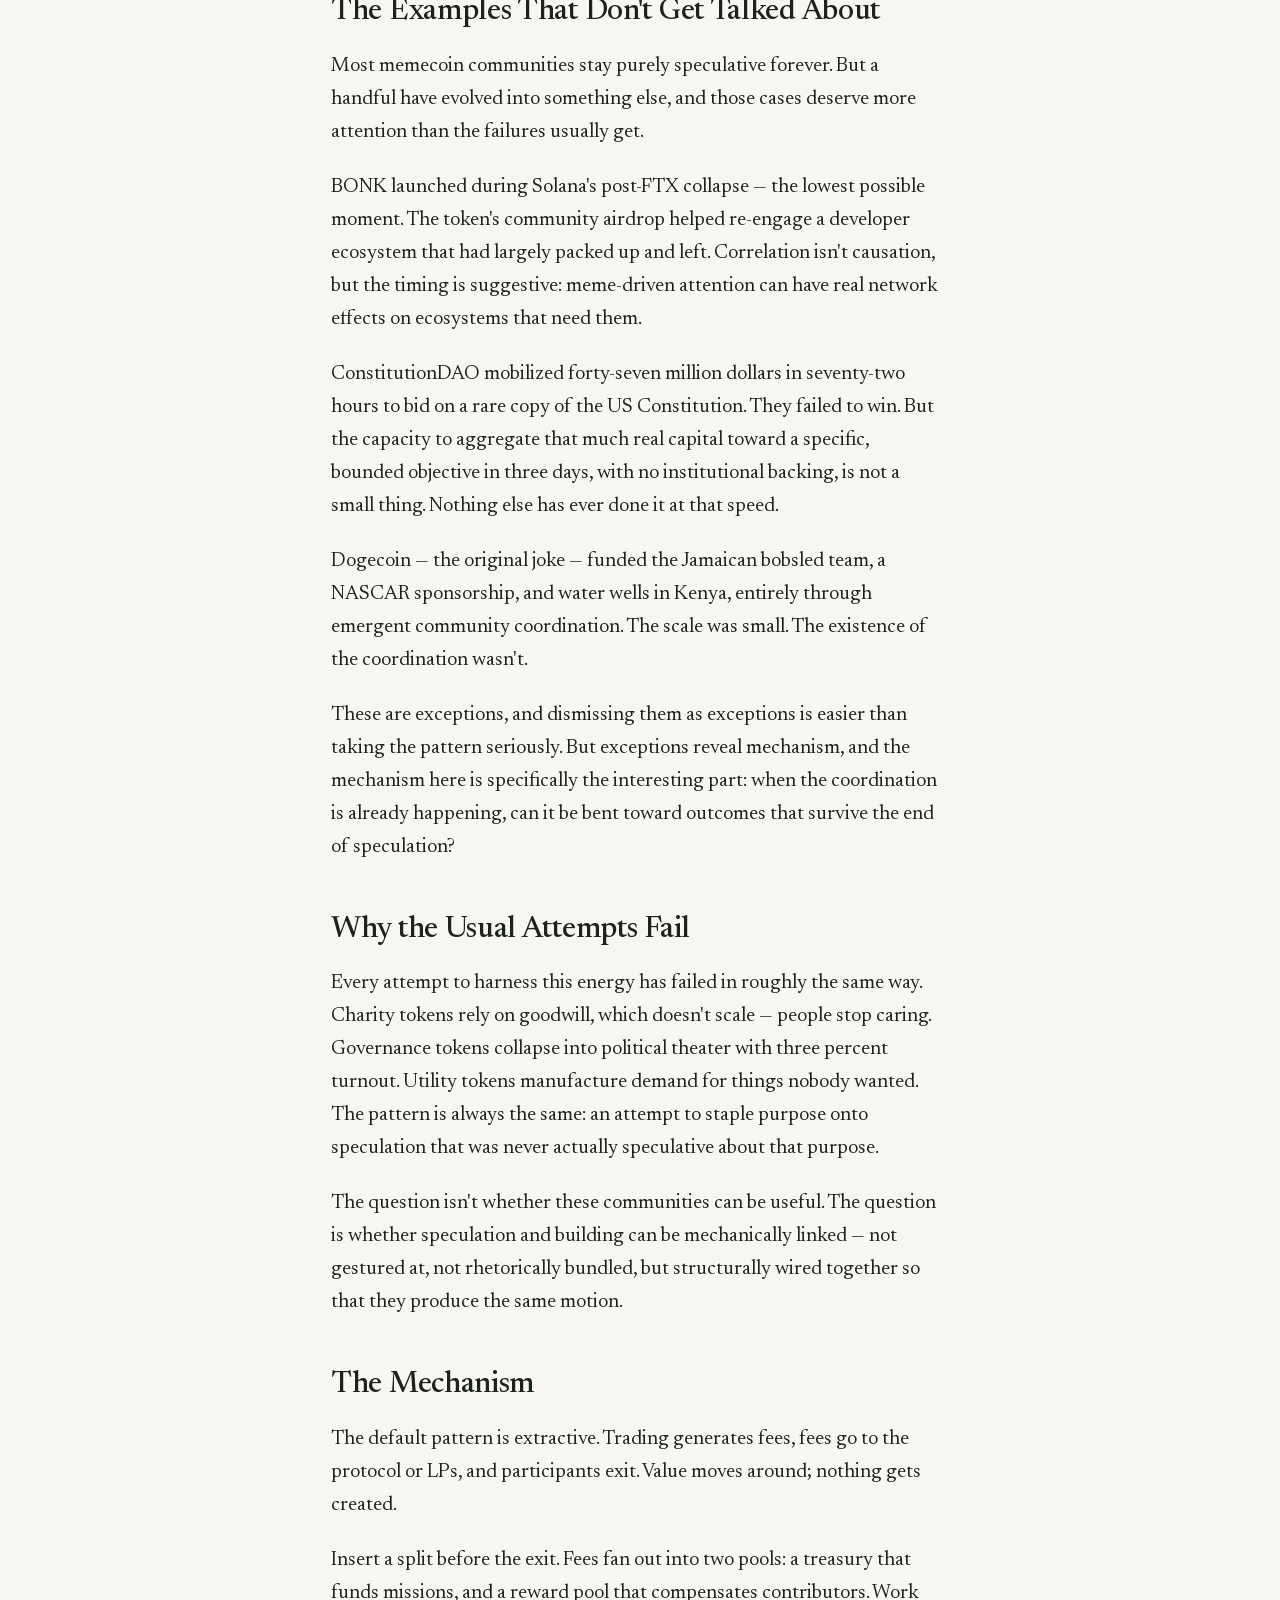
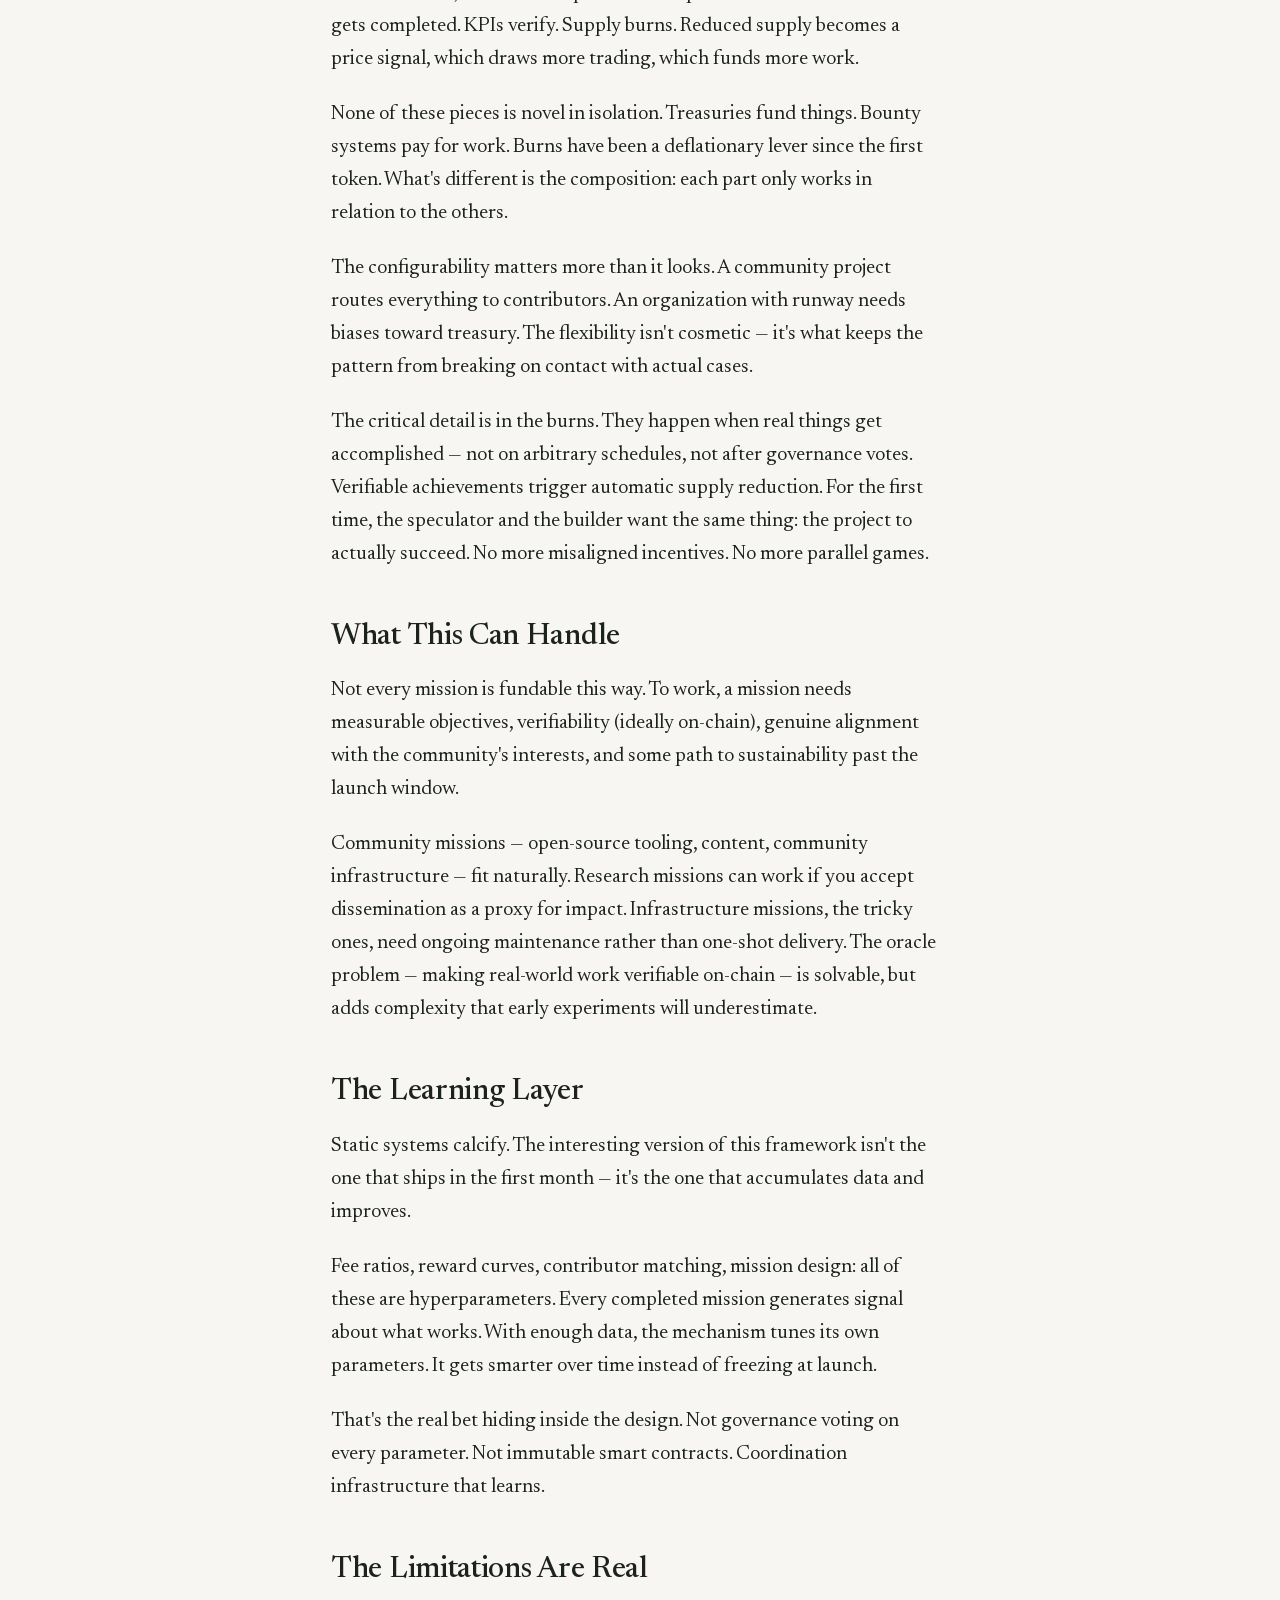
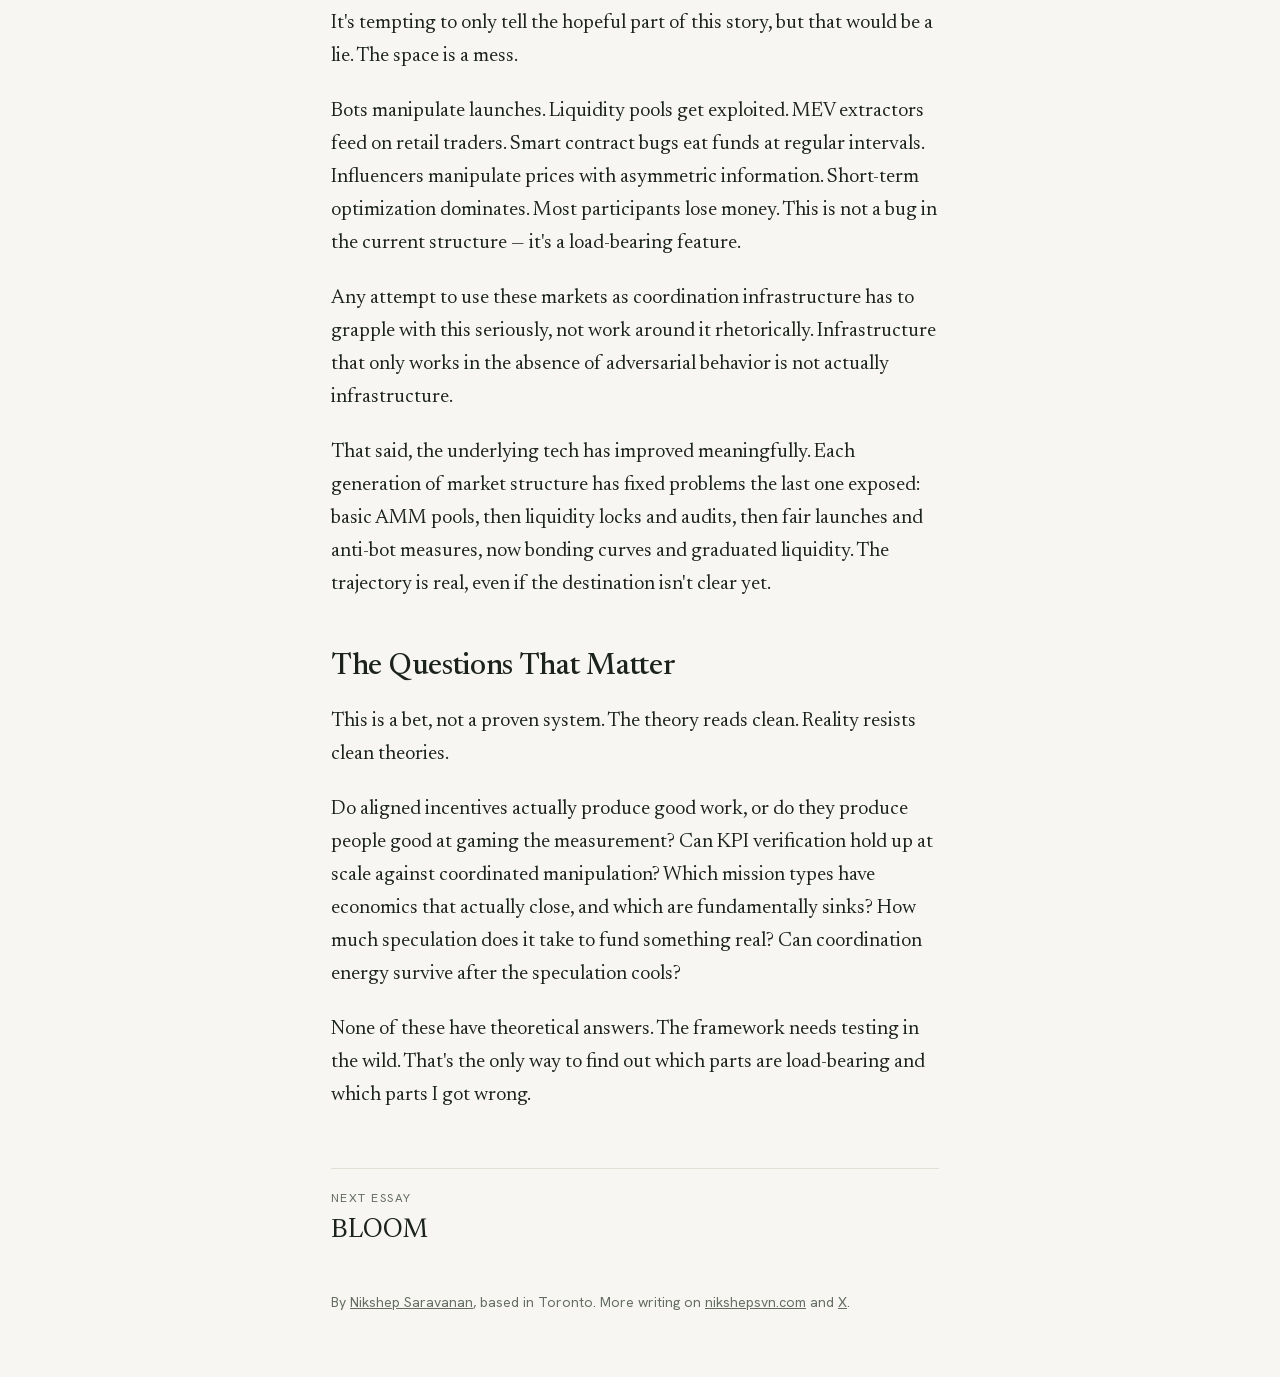
<file: writing/speculative-coordination/index.html>
<!doctype html>
<html lang="en">
  <head>
    <meta charset="UTF-8" />
    <meta name="viewport" content="width=device-width, initial-scale=1.0, viewport-fit=cover" />
    <title>Speculative Coordination — Nikshep Saravanan</title>
    <meta name="description" content="Memecoins coordinate better than most DAOs. That fact is worth sitting with." />
    <meta name="author" content="Nikshep Saravanan" />
    <meta name="theme-color" content="#f7f6f2" media="(prefers-color-scheme: light)" />
    <meta name="theme-color" content="#111412" media="(prefers-color-scheme: dark)" />
    <meta name="color-scheme" content="light dark" />
    <link rel="canonical" href="https://nikshepsvn.com/writing/speculative-coordination/" />
    <script type="application/ld+json">{"@context":"https://schema.org","@type":"Article","headline":"Speculative Coordination","description":"Memecoins coordinate better than most DAOs. That fact is worth sitting with.","datePublished":"2025-07","url":"https://nikshepsvn.com/writing/speculative-coordination/","image":"https://nikshepsvn.com/og.png","author":{"@type":"Person","name":"Nikshep Saravanan","url":"https://nikshepsvn.com/"}}</script>
    <meta property="og:type" content="article" />
    <meta property="og:url" content="https://nikshepsvn.com/writing/speculative-coordination/" />
    <meta property="og:title" content="Speculative Coordination" />
    <meta property="og:description" content="Memecoins coordinate better than most DAOs. That fact is worth sitting with." />
    <meta property="og:image" content="https://nikshepsvn.com/og.png" />
    <meta name="twitter:card" content="summary_large_image" />
    <meta name="twitter:creator" content="@nikshepsvn" />
    <meta name="twitter:title" content="Speculative Coordination" />
    <meta name="twitter:description" content="Memecoins coordinate better than most DAOs. That fact is worth sitting with." />
    <meta name="twitter:image" content="https://nikshepsvn.com/og.png" />
    <link rel="icon" href="/favicon.svg" type="image/svg+xml" />
    <link rel="apple-touch-icon" href="/apple-touch-icon.png" />
    <link rel="preload" href="/fonts/newsreader-normal-latin.woff2" as="font" type="font/woff2" crossorigin />
    <link rel="stylesheet" href="/styles.css" />
  </head>
  <body class="essay-page">
    <header class="reader-bar"><a href="/#writing">← Nikshep Saravanan</a><span>Speculative Coordination · Jul 2025</span><i class="progress" id="progress" aria-hidden="true"></i></header>
    <main id="main">
    <article class="essay">
      <p class="kicker">Essay · Jul 2025 · 6 min read</p>
      <h1>Speculative Coordination</h1>
      <p class="sub">Memecoins coordinate better than most DAOs. That fact is worth sitting with.</p>
      <p class="txt">Memecoins are dumb. This is easy to say and mostly true. They're also the single most effective coordination mechanism crypto has produced, and sitting with that fact is uncomfortable in a way that's worth taking seriously.</p>
      <p class="txt">Billions of dollars flow through markets for shared symbols. Most of it is speculative noise — people betting on who else will bet. But the underlying primitive — liquid markets for community membership — might be something real. And if it is, then writing off the whole category as frivolous is the kind of category error that tends to age badly.</p>
      <p class="txt">The question isn't whether memecoins are serious. It's whether this coordination capacity can be channeled toward something productive — and if so, how.</p>
      <h2>What's Actually Happening</h2>
      <p class="txt">The numbers are harder to dismiss than the aesthetics suggest. Peak daily volume hits three to five hundred million dollars. Tokens launch in about sixty seconds. Millions of people participate globally. Institutional involvement is minimal to nonexistent.</p>
      <p class="txt">No product roadmaps. No venture capital. No business development. Just shared symbols and aligned financial incentives — and the coordination capacity is real, and it happened without permission.</p>
      <p class="txt">Strip the noise and what memecoins do is create liquid markets for community membership. That's the primitive.</p>
      <p class="txt">Traditional community formation works through application or invitation; commitment demonstrated through time investment; status earned through contribution history; exits that are social rather than financial. Token-based community formation works through purchase (instant); commitment demonstrated through holding; status through size and cost basis; exits that are liquid and immediate.</p>
      <p class="txt">Neither is strictly better. Token-based formation trades depth for speed. The interesting question is whether depth can be added after the initial formation.</p>
      <h2>The Examples That Don't Get Talked About</h2>
      <p class="txt">Most memecoin communities stay purely speculative forever. But a handful have evolved into something else, and those cases deserve more attention than the failures usually get.</p>
      <p class="txt">BONK launched during Solana's post-FTX collapse — the lowest possible moment. The token's community airdrop helped re-engage a developer ecosystem that had largely packed up and left. Correlation isn't causation, but the timing is suggestive: meme-driven attention can have real network effects on ecosystems that need them.</p>
      <p class="txt">ConstitutionDAO mobilized forty-seven million dollars in seventy-two hours to bid on a rare copy of the US Constitution. They failed to win. But the capacity to aggregate that much real capital toward a specific, bounded objective in three days, with no institutional backing, is not a small thing. Nothing else has ever done it at that speed.</p>
      <p class="txt">Dogecoin — the original joke — funded the Jamaican bobsled team, a NASCAR sponsorship, and water wells in Kenya, entirely through emergent community coordination. The scale was small. The existence of the coordination wasn't.</p>
      <p class="txt">These are exceptions, and dismissing them as exceptions is easier than taking the pattern seriously. But exceptions reveal mechanism, and the mechanism here is specifically the interesting part: when the coordination is already happening, can it be bent toward outcomes that survive the end of speculation?</p>
      <h2>Why the Usual Attempts Fail</h2>
      <p class="txt">Every attempt to harness this energy has failed in roughly the same way. Charity tokens rely on goodwill, which doesn't scale — people stop caring. Governance tokens collapse into political theater with three percent turnout. Utility tokens manufacture demand for things nobody wanted. The pattern is always the same: an attempt to staple purpose onto speculation that was never actually speculative about that purpose.</p>
      <p class="txt">The question isn't whether these communities can be useful. The question is whether speculation and building can be mechanically linked — not gestured at, not rhetorically bundled, but structurally wired together so that they produce the same motion.</p>
      <h2>The Mechanism</h2>
      <p class="txt">The default pattern is extractive. Trading generates fees, fees go to the protocol or LPs, and participants exit. Value moves around; nothing gets created.</p>
      <p class="txt">Insert a split before the exit. Fees fan out into two pools: a treasury that funds missions, and a reward pool that compensates contributors. Work gets completed. KPIs verify. Supply burns. Reduced supply becomes a price signal, which draws more trading, which funds more work.</p>
      <p class="txt">None of these pieces is novel in isolation. Treasuries fund things. Bounty systems pay for work. Burns have been a deflationary lever since the first token. What's different is the composition: each part only works in relation to the others.</p>
      <p class="txt">The configurability matters more than it looks. A community project routes everything to contributors. An organization with runway needs biases toward treasury. The flexibility isn't cosmetic — it's what keeps the pattern from breaking on contact with actual cases.</p>
      <p class="txt">The critical detail is in the burns. They happen when real things get accomplished — not on arbitrary schedules, not after governance votes. Verifiable achievements trigger automatic supply reduction. For the first time, the speculator and the builder want the same thing: the project to actually succeed. No more misaligned incentives. No more parallel games.</p>
      <h2>What This Can Handle</h2>
      <p class="txt">Not every mission is fundable this way. To work, a mission needs measurable objectives, verifiability (ideally on-chain), genuine alignment with the community's interests, and some path to sustainability past the launch window.</p>
      <p class="txt">Community missions — open-source tooling, content, community infrastructure — fit naturally. Research missions can work if you accept dissemination as a proxy for impact. Infrastructure missions, the tricky ones, need ongoing maintenance rather than one-shot delivery. The oracle problem — making real-world work verifiable on-chain — is solvable, but adds complexity that early experiments will underestimate.</p>
      <h2>The Learning Layer</h2>
      <p class="txt">Static systems calcify. The interesting version of this framework isn't the one that ships in the first month — it's the one that accumulates data and improves.</p>
      <p class="txt">Fee ratios, reward curves, contributor matching, mission design: all of these are hyperparameters. Every completed mission generates signal about what works. With enough data, the mechanism tunes its own parameters. It gets smarter over time instead of freezing at launch.</p>
      <p class="txt">That's the real bet hiding inside the design. Not governance voting on every parameter. Not immutable smart contracts. Coordination infrastructure that learns.</p>
      <h2>The Limitations Are Real</h2>
      <p class="txt">It's tempting to only tell the hopeful part of this story, but that would be a lie. The space is a mess.</p>
      <p class="txt">Bots manipulate launches. Liquidity pools get exploited. MEV extractors feed on retail traders. Smart contract bugs eat funds at regular intervals. Influencers manipulate prices with asymmetric information. Short-term optimization dominates. Most participants lose money. This is not a bug in the current structure — it's a load-bearing feature.</p>
      <p class="txt">Any attempt to use these markets as coordination infrastructure has to grapple with this seriously, not work around it rhetorically. Infrastructure that only works in the absence of adversarial behavior is not actually infrastructure.</p>
      <p class="txt">That said, the underlying tech has improved meaningfully. Each generation of market structure has fixed problems the last one exposed: basic AMM pools, then liquidity locks and audits, then fair launches and anti-bot measures, now bonding curves and graduated liquidity. The trajectory is real, even if the destination isn't clear yet.</p>
      <h2>The Questions That Matter</h2>
      <p class="txt">This is a bet, not a proven system. The theory reads clean. Reality resists clean theories.</p>
      <p class="txt">Do aligned incentives actually produce good work, or do they produce people good at gaming the measurement? Can KPI verification hold up at scale against coordinated manipulation? Which mission types have economics that actually close, and which are fundamentally sinks? How much speculation does it take to fund something real? Can coordination energy survive after the speculation cools?</p>
      <p class="txt">None of these have theoretical answers. The framework needs testing in the wild. That's the only way to find out which parts are load-bearing and which parts I got wrong.</p>
      <a class="next" href="/writing/bloom/"><span>Next essay</span><b>BLOOM</b></a>
      <p class="essay-foot">By <a href="/">Nikshep Saravanan</a>, based in Toronto. More writing on <a href="/#writing">nikshepsvn.com</a> and <a href="https://x.com/nikshepsvn">X</a>.</p>
    </article>
    </main>
    <script>
      const bar = document.getElementById("progress");
      const update = () => { const max = document.documentElement.scrollHeight - innerHeight; bar.style.setProperty("--p", max > 0 ? scrollY / max : 1); };
      addEventListener("scroll", update, { passive: true }); update();
    </script>
  </body>
</html>
</file>
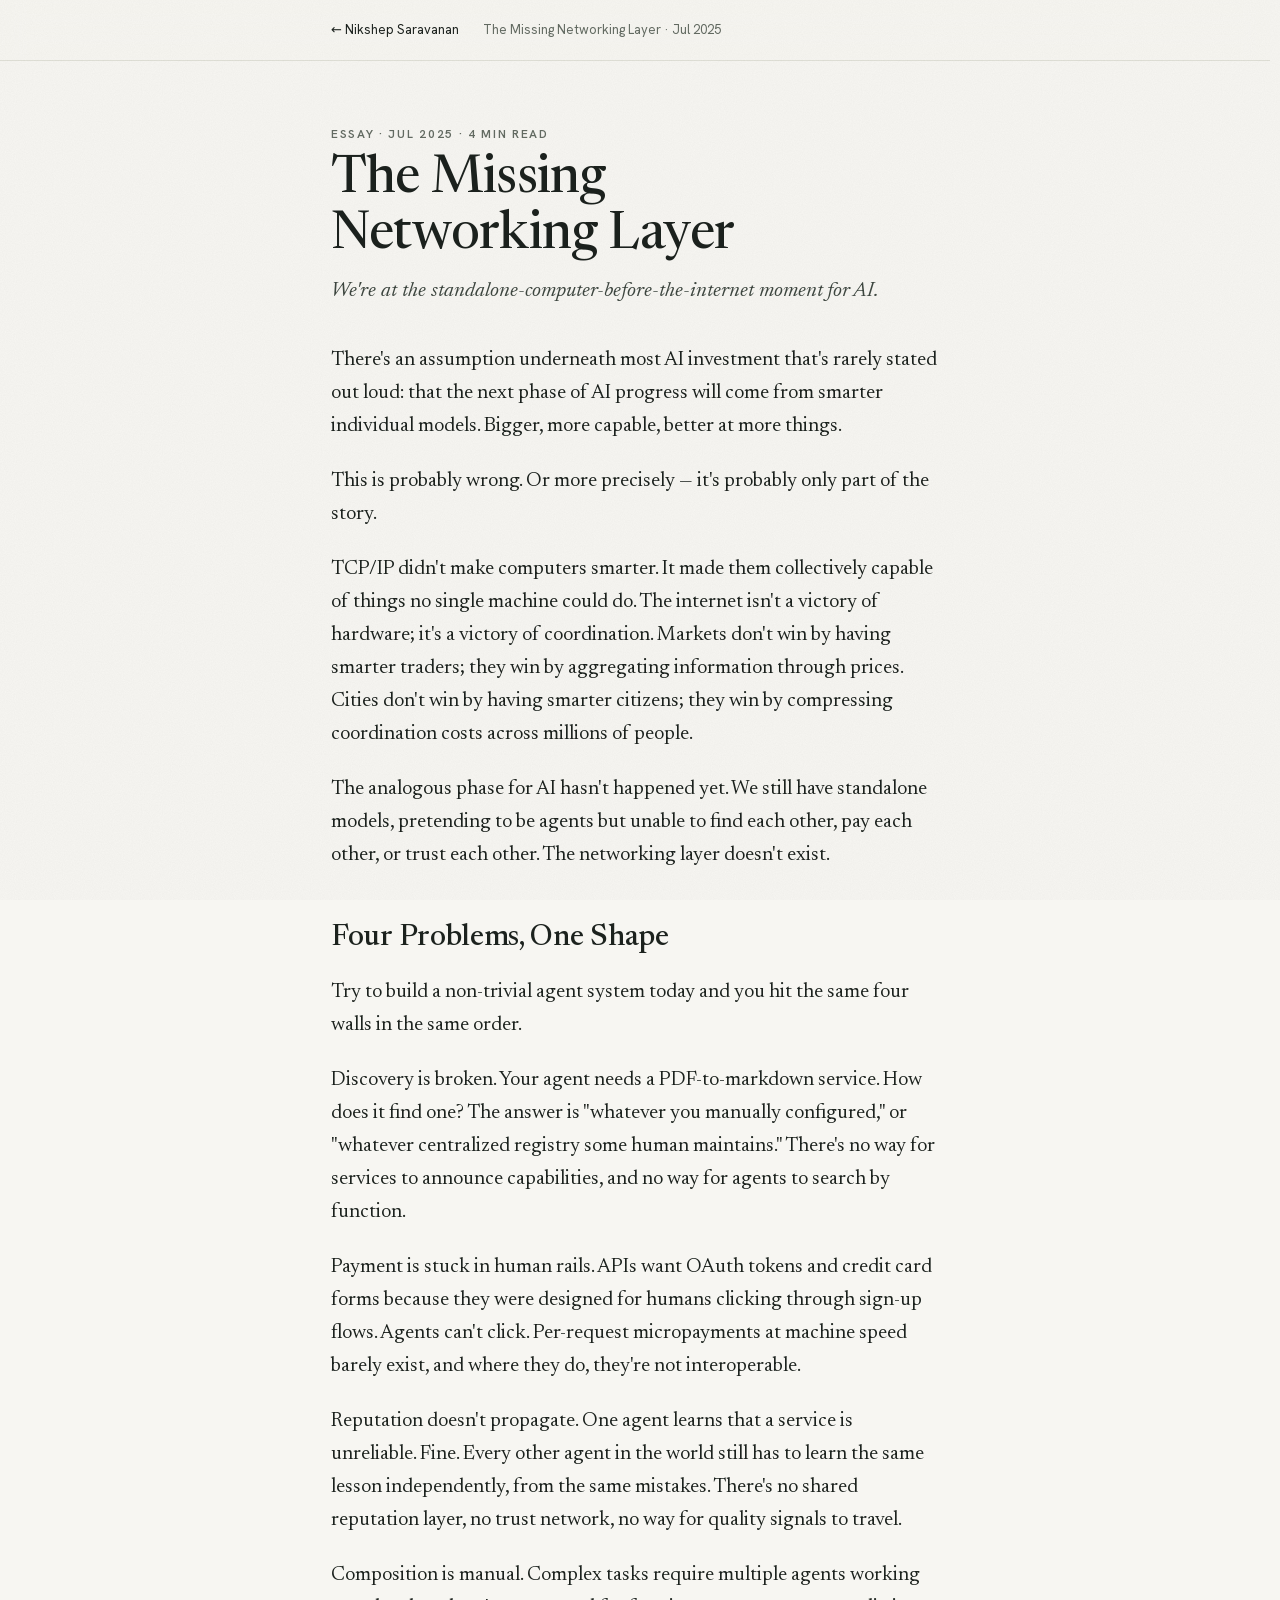
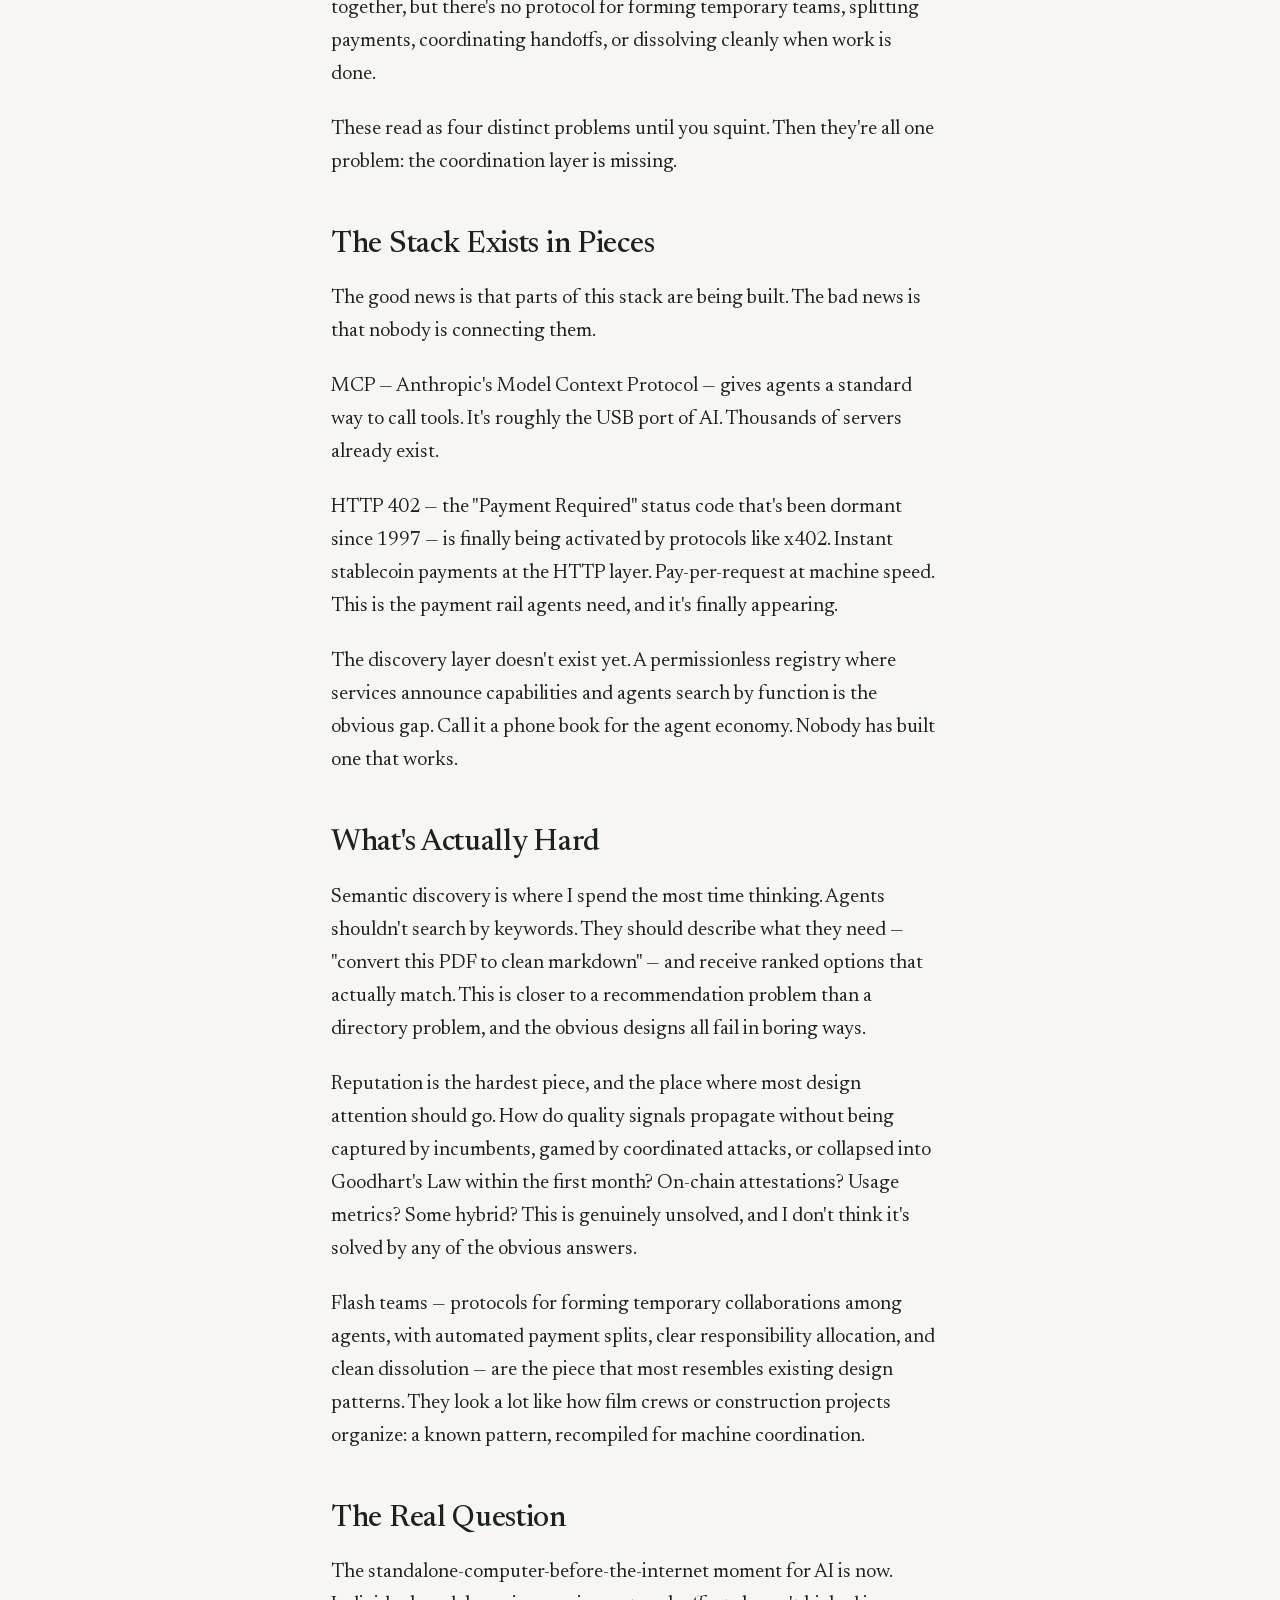
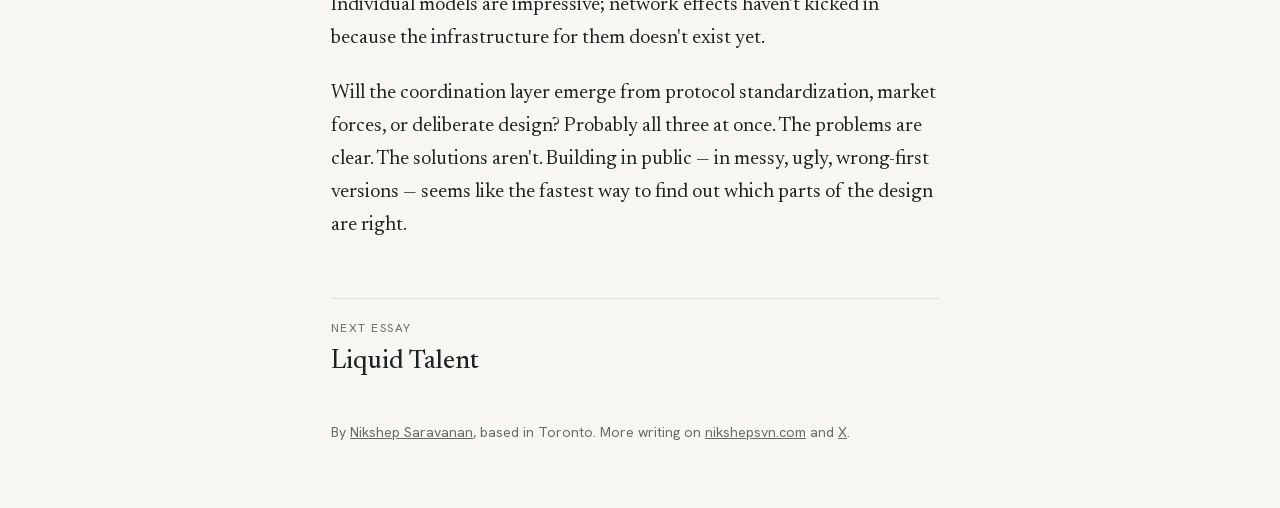
<file: writing/the-missing-networking-layer/index.html>
<!doctype html>
<html lang="en">
  <head>
    <meta charset="UTF-8" />
    <meta name="viewport" content="width=device-width, initial-scale=1.0, viewport-fit=cover" />
    <title>The Missing Networking Layer — Nikshep Saravanan</title>
    <meta name="description" content="We're at the standalone-computer-before-the-internet moment for AI." />
    <meta name="author" content="Nikshep Saravanan" />
    <meta name="theme-color" content="#f7f6f2" media="(prefers-color-scheme: light)" />
    <meta name="theme-color" content="#111412" media="(prefers-color-scheme: dark)" />
    <meta name="color-scheme" content="light dark" />
    <link rel="canonical" href="https://nikshepsvn.com/writing/the-missing-networking-layer/" />
    <script type="application/ld+json">{"@context":"https://schema.org","@type":"Article","headline":"The Missing Networking Layer","description":"We're at the standalone-computer-before-the-internet moment for AI.","datePublished":"2025-07","url":"https://nikshepsvn.com/writing/the-missing-networking-layer/","image":"https://nikshepsvn.com/og.png","author":{"@type":"Person","name":"Nikshep Saravanan","url":"https://nikshepsvn.com/"}}</script>
    <meta property="og:type" content="article" />
    <meta property="og:url" content="https://nikshepsvn.com/writing/the-missing-networking-layer/" />
    <meta property="og:title" content="The Missing Networking Layer" />
    <meta property="og:description" content="We're at the standalone-computer-before-the-internet moment for AI." />
    <meta property="og:image" content="https://nikshepsvn.com/og.png" />
    <meta name="twitter:card" content="summary_large_image" />
    <meta name="twitter:creator" content="@nikshepsvn" />
    <meta name="twitter:title" content="The Missing Networking Layer" />
    <meta name="twitter:description" content="We're at the standalone-computer-before-the-internet moment for AI." />
    <meta name="twitter:image" content="https://nikshepsvn.com/og.png" />
    <link rel="icon" href="/favicon.svg" type="image/svg+xml" />
    <link rel="apple-touch-icon" href="/apple-touch-icon.png" />
    <link rel="preload" href="/fonts/newsreader-normal-latin.woff2" as="font" type="font/woff2" crossorigin />
    <link rel="stylesheet" href="/styles.css" />
  </head>
  <body class="essay-page">
    <header class="reader-bar"><a href="/#writing">← Nikshep Saravanan</a><span>The Missing Networking Layer · Jul 2025</span><i class="progress" id="progress" aria-hidden="true"></i></header>
    <main id="main">
    <article class="essay">
      <p class="kicker">Essay · Jul 2025 · 4 min read</p>
      <h1>The Missing Networking Layer</h1>
      <p class="sub">We're at the standalone-computer-before-the-internet moment for AI.</p>
      <p class="txt">There's an assumption underneath most AI investment that's rarely stated out loud: that the next phase of AI progress will come from smarter individual models. Bigger, more capable, better at more things.</p>
      <p class="txt">This is probably wrong. Or more precisely — it's probably only part of the story.</p>
      <p class="txt">TCP/IP didn't make computers smarter. It made them collectively capable of things no single machine could do. The internet isn't a victory of hardware; it's a victory of coordination. Markets don't win by having smarter traders; they win by aggregating information through prices. Cities don't win by having smarter citizens; they win by compressing coordination costs across millions of people.</p>
      <p class="txt">The analogous phase for AI hasn't happened yet. We still have standalone models, pretending to be agents but unable to find each other, pay each other, or trust each other. The networking layer doesn't exist.</p>
      <h2>Four Problems, One Shape</h2>
      <p class="txt">Try to build a non-trivial agent system today and you hit the same four walls in the same order.</p>
      <p class="txt">Discovery is broken. Your agent needs a PDF-to-markdown service. How does it find one? The answer is &quot;whatever you manually configured,&quot; or &quot;whatever centralized registry some human maintains.&quot; There's no way for services to announce capabilities, and no way for agents to search by function.</p>
      <p class="txt">Payment is stuck in human rails. APIs want OAuth tokens and credit card forms because they were designed for humans clicking through sign-up flows. Agents can't click. Per-request micropayments at machine speed barely exist, and where they do, they're not interoperable.</p>
      <p class="txt">Reputation doesn't propagate. One agent learns that a service is unreliable. Fine. Every other agent in the world still has to learn the same lesson independently, from the same mistakes. There's no shared reputation layer, no trust network, no way for quality signals to travel.</p>
      <p class="txt">Composition is manual. Complex tasks require multiple agents working together, but there's no protocol for forming temporary teams, splitting payments, coordinating handoffs, or dissolving cleanly when work is done.</p>
      <p class="txt">These read as four distinct problems until you squint. Then they're all one problem: the coordination layer is missing.</p>
      <h2>The Stack Exists in Pieces</h2>
      <p class="txt">The good news is that parts of this stack are being built. The bad news is that nobody is connecting them.</p>
      <p class="txt">MCP — Anthropic's Model Context Protocol — gives agents a standard way to call tools. It's roughly the USB port of AI. Thousands of servers already exist.</p>
      <p class="txt">HTTP 402 — the &quot;Payment Required&quot; status code that's been dormant since 1997 — is finally being activated by protocols like x402. Instant stablecoin payments at the HTTP layer. Pay-per-request at machine speed. This is the payment rail agents need, and it's finally appearing.</p>
      <p class="txt">The discovery layer doesn't exist yet. A permissionless registry where services announce capabilities and agents search by function is the obvious gap. Call it a phone book for the agent economy. Nobody has built one that works.</p>
      <h2>What's Actually Hard</h2>
      <p class="txt">Semantic discovery is where I spend the most time thinking. Agents shouldn't search by keywords. They should describe what they need — &quot;convert this PDF to clean markdown&quot; — and receive ranked options that actually match. This is closer to a recommendation problem than a directory problem, and the obvious designs all fail in boring ways.</p>
      <p class="txt">Reputation is the hardest piece, and the place where most design attention should go. How do quality signals propagate without being captured by incumbents, gamed by coordinated attacks, or collapsed into Goodhart's Law within the first month? On-chain attestations? Usage metrics? Some hybrid? This is genuinely unsolved, and I don't think it's solved by any of the obvious answers.</p>
      <p class="txt">Flash teams — protocols for forming temporary collaborations among agents, with automated payment splits, clear responsibility allocation, and clean dissolution — are the piece that most resembles existing design patterns. They look a lot like how film crews or construction projects organize: a known pattern, recompiled for machine coordination.</p>
      <h2>The Real Question</h2>
      <p class="txt">The standalone-computer-before-the-internet moment for AI is now. Individual models are impressive; network effects haven't kicked in because the infrastructure for them doesn't exist yet.</p>
      <p class="txt">Will the coordination layer emerge from protocol standardization, market forces, or deliberate design? Probably all three at once. The problems are clear. The solutions aren't. Building in public — in messy, ugly, wrong-first versions — seems like the fastest way to find out which parts of the design are right.</p>
      <a class="next" href="/writing/liquid-talent/"><span>Next essay</span><b>Liquid Talent</b></a>
      <p class="essay-foot">By <a href="/">Nikshep Saravanan</a>, based in Toronto. More writing on <a href="/#writing">nikshepsvn.com</a> and <a href="https://x.com/nikshepsvn">X</a>.</p>
    </article>
    </main>
    <script>
      const bar = document.getElementById("progress");
      const update = () => { const max = document.documentElement.scrollHeight - innerHeight; bar.style.setProperty("--p", max > 0 ? scrollY / max : 1); };
      addEventListener("scroll", update, { passive: true }); update();
    </script>
  </body>
</html>
</file>
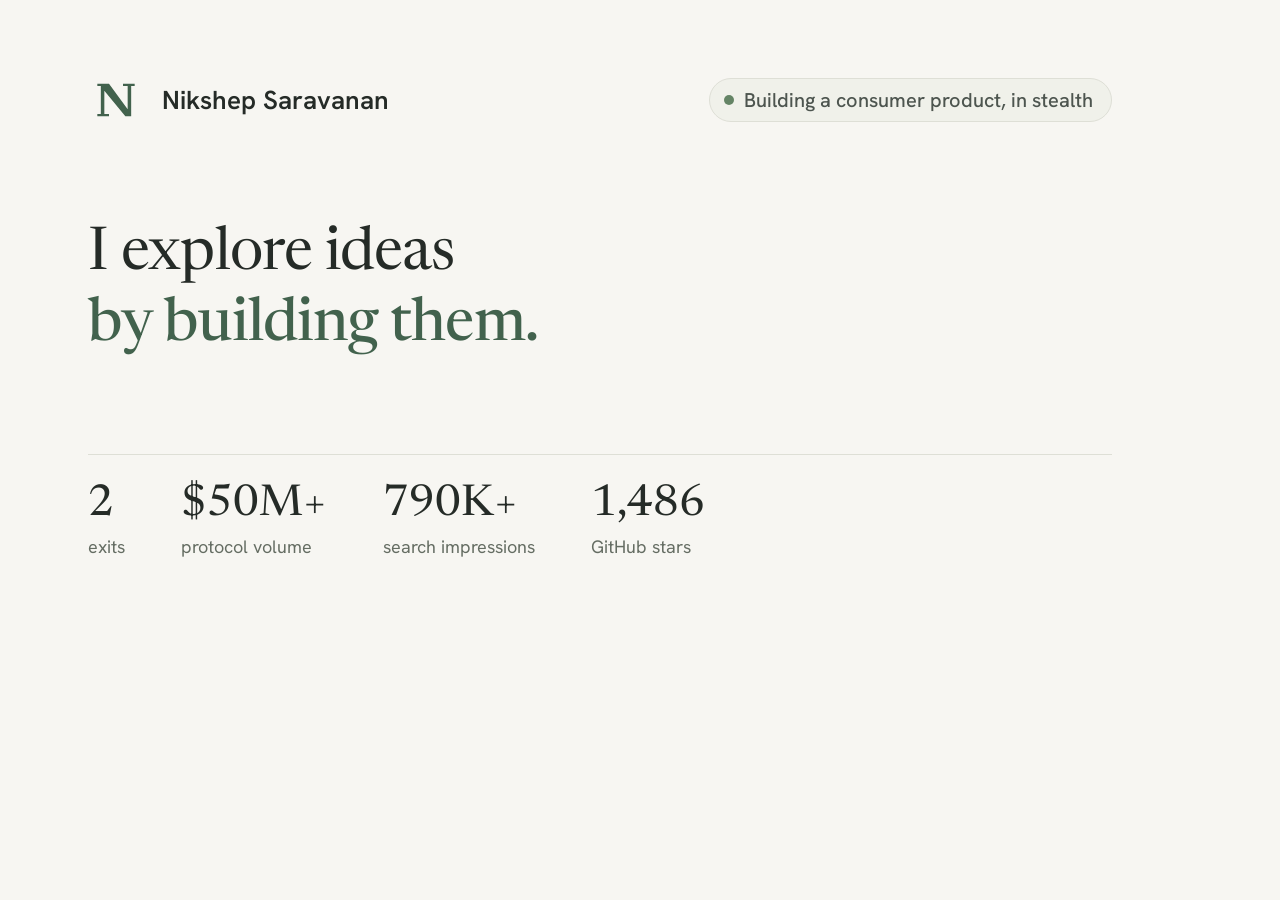
<file: og-template.html>
<!doctype html>
<html lang="en">
<head>
<meta charset="UTF-8" />
<title>OG</title>
<!-- Rendered at 1200×630 to produce og.png (link previews on X, LinkedIn, Slack). -->
<link rel="preconnect" href="https://fonts.googleapis.com" />
<link rel="preconnect" href="https://fonts.gstatic.com" crossorigin />
<link href="https://fonts.googleapis.com/css2?family=Newsreader:opsz,wght@6..72,400;6..72,450&family=Hanken+Grotesk:wght@400;500;600&display=swap" rel="stylesheet" />
<style>
  :root { color-scheme: light; }
  html, body { margin: 0; padding: 0; }
  body {
    width: 1200px; height: 630px; overflow: hidden;
    background: #f7f6f2; color: #252b27;
    font-family: "Hanken Grotesk", system-ui, sans-serif;
    -webkit-font-smoothing: antialiased;
    display: flex; flex-direction: column; justify-content: space-between;
    padding: 72px 88px; box-sizing: border-box;
  }
  .top { display: flex; align-items: center; gap: 18px; font-size: 26px; font-weight: 600; }
  .top svg { width: 56px; height: 56px; }
  .status { margin-left: auto; display: flex; align-items: center; gap: 10px; font-size: 20px; font-weight: 500; color: #4d554f; background: #f0f1ea; border: 1px solid #dedfd6; border-radius: 999px; padding: 8px 18px 8px 14px; }
  .status i { width: 10px; height: 10px; border-radius: 50%; background: #648465; }
  h1 { margin: 0; font-family: "Newsreader", Georgia, serif; font-weight: 400; font-size: 60px; line-height: 1.18; letter-spacing: -.015em; max-width: 980px; }
  h1 b { font-weight: 450; color: #42624d; }
  .stats { display: flex; gap: 56px; padding-top: 28px; border-top: 1px solid #dedfd6; }
  .stat b { display: block; font-family: "Newsreader", Georgia, serif; font-weight: 450; font-size: 44px; line-height: 1; }
  .stat span { display: block; margin-top: 8px; font-size: 18px; color: #656d63; }
</style>
</head>
<body>
  <div class="top">
    <svg viewBox="0 0 48 48" aria-hidden="true" style="color:#42624d"><use href="logos/personal-mark.svg#mark"/></svg>
    Nikshep Saravanan
    <span class="status"><i></i>Building a consumer product, in stealth</span>
  </div>
  <h1>I explore ideas<br /><b>by building them.</b></h1>
  <div class="stats">
    <div class="stat"><b>2</b><span>exits</span></div>
    <div class="stat"><b>$50M+</b><span>protocol volume</span></div>
    <div class="stat"><b>790K+</b><span>search impressions</span></div>
    <div class="stat"><b>1,486</b><span>GitHub stars</span></div>
  </div>
</body>
</html>
</file>
<file: styles.css>
/* Self-hosted Latin variable fonts: one file per family and style, no third-party round trip. */
@font-face { font-family: "Newsreader"; font-style: normal; font-weight: 300 600; font-display: swap; src: url("fonts/newsreader-normal-latin.woff2") format("woff2"); unicode-range: U+0000-00FF, U+0131, U+0152-0153, U+02BB-02BC, U+02C6, U+02DA, U+02DC, U+0304, U+0308, U+0329, U+2000-206F, U+20AC, U+2122, U+2191, U+2193, U+2212, U+2215, U+FEFF, U+FFFD; }
@font-face { font-family: "Newsreader"; font-style: italic; font-weight: 300 500; font-display: swap; src: url("fonts/newsreader-italic-latin.woff2") format("woff2"); unicode-range: U+0000-00FF, U+0131, U+0152-0153, U+02BB-02BC, U+02C6, U+02DA, U+02DC, U+0304, U+0308, U+0329, U+2000-206F, U+20AC, U+2122, U+2191, U+2193, U+2212, U+2215, U+FEFF, U+FFFD; }
@font-face { font-family: "Hanken Grotesk"; font-style: normal; font-weight: 400 600; font-display: swap; src: url("fonts/hanken-grotesk-normal-latin.woff2") format("woff2"); unicode-range: U+0000-00FF, U+0131, U+0152-0153, U+02BB-02BC, U+02C6, U+02DA, U+02DC, U+0304, U+0308, U+0329, U+2000-206F, U+20AC, U+2122, U+2191, U+2193, U+2212, U+2215, U+FEFF, U+FFFD; }

/* Base reset. */
*, *::before, *::after { box-sizing: border-box; }
html { -webkit-text-size-adjust: 100%; }
body { margin: 0; -webkit-font-smoothing: antialiased; -moz-osx-font-smoothing: grayscale; text-rendering: optimizeLegibility; font-kerning: normal; }
img { max-width: 100%; }
[hidden] { display: none !important; }
.sr-only { position: absolute; width: 1px; height: 1px; padding: 0; margin: -1px; overflow: hidden; clip: rect(0 0 0 0); white-space: nowrap; border: 0; }

:root {
  /* Warm paper and forest green, matching the personal mark and OG card. */
  --ground: #f7f6f2;
  --ink: #1c221e;
  --ink-2: #3e4740;
  --muted: #646c63;
  --rule: #e0e0d7;
  --pill: #eeeee7;
  --pill-hover: #e5e6dd;
  --accent: #3d6249;
  --panel: #f1f1eb;
  --flash: #e1ebdf;
  --live: #4a8a58;
  --bar: rgba(247, 246, 242, .86);
  --scroll-thumb: #cfd1c6;
  --scroll-thumb-hover: #a7ab9f;
  /* Atmosphere: mist tints for shader.js and a paper grain over everything. */
  --mist-1: #e2eadb;
  --mist-2: #efe6d6;
  --mist-strength: .9;
  --grain: url("data:image/svg+xml,%3Csvg xmlns='http://www.w3.org/2000/svg' width='180' height='180'%3E%3Cfilter id='n'%3E%3CfeTurbulence type='fractalNoise' baseFrequency='.9' numOctaves='3' stitchTiles='stitch'/%3E%3CfeColorMatrix values='0 0 0 0 0 0 0 0 0 0 0 0 0 0 0 0 0 0 .6 0'/%3E%3C/filter%3E%3Crect width='100%25' height='100%25' filter='url(%23n)'/%3E%3C/svg%3E");
  --grain-opacity: .05;
  --serif: "Newsreader", "Iowan Old Style", Georgia, serif;
  --sans: "Hanken Grotesk", ui-sans-serif, system-ui, -apple-system, sans-serif;
  --page-width: 62rem;
  --gutter: clamp(20px, 4vw, 32px);
  --bar-height: 60px;
  --logo-ring: rgba(18, 20, 24, .08);
  --ease: cubic-bezier(.22, .61, .36, 1);
  --ease-out: cubic-bezier(.16, 1, .3, 1);
}
@media (prefers-color-scheme: dark) {
  :root:not([data-theme="light"]) {
    color-scheme: dark;
    --ground: #111412; --ink: #ecede8; --ink-2: #c2c7bf; --muted: #8b9389; --rule: #252a26;
    --pill: #1a1e1b; --pill-hover: #242925; --accent: #9cc5a6; --panel: #161a17; --flash: #1d2b21; --live: #6fcf87; --bar: rgba(17, 20, 18, .86); --logo-ring: rgba(255, 255, 255, .07); --scroll-thumb: #2f3530; --scroll-thumb-hover: #4a524b;
    --mist-1: #18231b; --mist-2: #201d17; --grain: url("data:image/svg+xml,%3Csvg xmlns='http://www.w3.org/2000/svg' width='180' height='180'%3E%3Cfilter id='n'%3E%3CfeTurbulence type='fractalNoise' baseFrequency='.9' numOctaves='3' stitchTiles='stitch'/%3E%3CfeColorMatrix values='0 0 0 0 1 0 0 0 0 1 0 0 0 0 1 0 0 0 .6 0'/%3E%3C/filter%3E%3Crect width='100%25' height='100%25' filter='url(%23n)'/%3E%3C/svg%3E"); --grain-opacity: .045;
  }
}
:root[data-theme="dark"] {
  color-scheme: dark;
  --ground: #111412; --ink: #ecede8; --ink-2: #c2c7bf; --muted: #8b9389; --rule: #252a26;
  --pill: #1a1e1b; --pill-hover: #242925; --accent: #9cc5a6; --panel: #161a17; --flash: #1d2b21; --live: #6fcf87; --bar: rgba(17, 20, 18, .86); --logo-ring: rgba(255, 255, 255, .07); --scroll-thumb: #2f3530; --scroll-thumb-hover: #4a524b;
  --mist-1: #18231b; --mist-2: #201d17; --grain: url("data:image/svg+xml,%3Csvg xmlns='http://www.w3.org/2000/svg' width='180' height='180'%3E%3Cfilter id='n'%3E%3CfeTurbulence type='fractalNoise' baseFrequency='.9' numOctaves='3' stitchTiles='stitch'/%3E%3CfeColorMatrix values='0 0 0 0 1 0 0 0 0 1 0 0 0 0 1 0 0 0 .6 0'/%3E%3C/filter%3E%3Crect width='100%25' height='100%25' filter='url(%23n)'/%3E%3C/svg%3E"); --grain-opacity: .045;
}
/* The mist sits behind everything and fades in once the first frame is drawn. */
.mist { position: fixed; inset: 0; z-index: -1; width: 100%; height: 100%; opacity: 0; transition: opacity 1.2s var(--ease); pointer-events: none; }
.mist.is-ready { opacity: 1; }
body::after { content: ""; position: fixed; inset: 0; z-index: 30; pointer-events: none; background: var(--grain); opacity: var(--grain-opacity); }
body { background: var(--ground); color: var(--ink); font-family: var(--sans); font-size: 16px; line-height: 1.55; }
a { color: inherit; }
.ui-icon { display: inline-block; flex: none; width: 16px; height: 16px; vertical-align: -.14em; }
.social-icon { display: block; flex: none; width: 22px; height: 22px; }
::selection { background: color-mix(in srgb, var(--accent) 22%, transparent); }
:focus-visible { outline: 2px solid var(--accent); outline-offset: 3px; border-radius: 4px; }
html { scroll-behavior: smooth; scrollbar-gutter: stable; scrollbar-width: thin; scrollbar-color: var(--scroll-thumb) transparent; }
/* A thin, paper-toned thumb on a clear track; engines without scrollbar-color (older Safari) use the WebKit hooks. */
@supports not (scrollbar-color: auto) {
  ::-webkit-scrollbar { width: 11px; height: 11px; }
  ::-webkit-scrollbar-track { background: transparent; }
  ::-webkit-scrollbar-thumb { background: var(--scroll-thumb); border: 3px solid transparent; border-radius: 99px; background-clip: content-box; }
  ::-webkit-scrollbar-thumb:hover { background-color: var(--scroll-thumb-hover); }
}
.skip-link { position: fixed; top: 8px; left: var(--gutter); z-index: 20; padding: 10px 16px; border-radius: 8px; background: var(--ink); color: var(--ground); text-decoration: none; transform: translateY(-150%); }
.skip-link:focus { transform: none; }
button, a { -webkit-tap-highlight-color: transparent; }

/* Sticky bar with a horizontally scrollable chapter list on small screens. */
/* The bar is clear over the hero so the mist runs to the top edge; it frosts once content scrolls under it. */
.bar { position: sticky; top: 0; padding-top: env(safe-area-inset-top, 0px); z-index: 5; background: transparent; border-bottom: 1px solid transparent; transition: border-color .3s var(--ease), background-color .3s var(--ease); }
.bar.is-scrolled { background: var(--bar); backdrop-filter: saturate(1.6) blur(14px); -webkit-backdrop-filter: saturate(1.6) blur(14px); border-bottom-color: var(--rule); }
.bar-in { max-width: var(--page-width); margin: 0 auto; padding-inline: max(var(--gutter), env(safe-area-inset-left)) max(var(--gutter), env(safe-area-inset-right)); display: flex; align-items: center; gap: 20px; min-height: var(--bar-height); }
.who { display: inline-flex; align-items: center; gap: 9px; font-weight: 600; font-size: 15px; letter-spacing: -.005em; text-decoration: none; white-space: nowrap; }
.who svg { width: 22px; height: 22px; color: var(--accent); flex: none; }
/* Contact is the one action in the bar. */
.nav a[data-nav="contact"] { margin-left: 6px; color: var(--ink); }
.nav a[data-nav="contact"]::before { content: ""; position: absolute; inset: 50% 0 auto; height: 32px; margin-top: -16px; border-radius: 999px; box-shadow: inset 0 0 0 1px var(--rule); pointer-events: none; }
.nav { position: relative; display: flex; gap: 2px; min-width: 0; overflow-x: auto; scrollbar-width: none; margin-left: auto; padding: 5px; scroll-padding-inline: 5px; }
.nav::-webkit-scrollbar { display: none; }
.nav a { display: flex; align-items: center; justify-content: center; min-height: 40px; flex-shrink: 0; font-size: 13.5px; color: var(--muted); text-decoration: none; padding: 6px 11px; border-radius: 999px; white-space: nowrap; position: relative; z-index: 1; transition: color .25s var(--ease); }
.nav a[aria-current="true"] { color: var(--ink); }
.nav-ink { position: absolute; top: 50%; left: 0; height: 32px; width: var(--w, 0); margin-top: -16px; border-radius: 999px; background: var(--pill); box-shadow: inset 0 0 0 1px color-mix(in srgb, var(--rule) 70%, transparent); transform: translateX(var(--x, 0)); opacity: var(--o, 0); pointer-events: none; }
.nav-ink.is-ready { transition: transform .45s var(--ease-out), width .45s var(--ease-out), opacity .2s; }
.page { max-width: var(--page-width); margin: 0 auto; padding-inline: max(var(--gutter), env(safe-area-inset-left)) max(var(--gutter), env(safe-area-inset-right)); padding-block: clamp(36px, 6vw, 80px) 16px; }

/* Chapters: a hanging side label on desktop, stacked above on phones. */
.chap { display: grid; grid-template-columns: 10rem minmax(0, 1fr); gap: 0 48px; padding-block: clamp(44px, 6vw, 72px); border-top: 1px solid var(--rule); scroll-margin-top: calc(var(--bar-height) + env(safe-area-inset-top, 0px) + 20px); }
.chap:first-of-type { border-top: 0; padding-top: 0; }
/* Hero spans both columns: one large headline, the aside, direct links, then the numbers. */
.chap.hero { grid-template-columns: minmax(0, 1fr); padding-top: clamp(8px, 2vw, 24px); padding-bottom: clamp(48px, 7vw, 80px); }
.hero .body { gap: 24px; }
.hero .prose.lead h1 { font-size: clamp(34px, 4.6vw, 54px); line-height: 1.12; font-weight: 400; letter-spacing: -.022em; max-width: 21em; text-wrap: balance; }
.hero .prose.lead h1 b { font-weight: 500; }
.hero .prose:not(.lead) p { font-size: clamp(18px, 1.8vw, 20px); color: var(--ink-2); max-width: 36em; }
.hero-links { display: flex; flex-wrap: wrap; gap: 8px; }
.hero-links a { display: inline-flex; align-items: center; gap: 8px; min-height: 38px; padding: 6px 14px 6px 11px; border: 1px solid var(--rule); border-radius: 999px; font-size: 14px; font-weight: 500; color: var(--ink); text-decoration: none; transition: border-color .2s, background .2s, color .2s; }
.hero-links .social-icon, .hero-links .ui-icon { width: 16px; height: 16px; }
.hero .hero-stats { margin-top: 12px; padding-top: 22px; }
/* The sidebar follows its section: number, label, two derived facts, and a rail that fills as you read. */
.side { position: sticky; top: calc(var(--bar-height) + env(safe-area-inset-top, 0px) + 28px); align-self: start; display: grid; gap: 6px; padding: 6px 0 4px 16px; }
.side-n { font: 400 12px/1 var(--sans); font-variant-numeric: tabular-nums; letter-spacing: .08em; color: var(--muted); transition: color .3s var(--ease); }
.side-t { margin: 0; font-size: 12px; font-weight: 600; line-height: 1.3; letter-spacing: .14em; text-transform: uppercase; color: var(--muted); transition: color .3s var(--ease); }
.side-m { display: grid; gap: 2px; margin: 4px 0 0; font-size: 12.5px; line-height: 1.45; color: var(--muted); }
.side-rail { position: absolute; left: 0; top: 0; bottom: 0; width: 1px; background: var(--rule); overflow: hidden; }
.side-rail::after { content: ""; position: absolute; inset: 0; background: var(--accent); transform-origin: top; transform: scaleY(var(--read, 0)); transition: transform .15s linear; }
.chap.is-current .side-n { color: var(--accent); }
.chap.is-current .side-t { color: var(--ink); }
.body { display: grid; min-width: 0; gap: 32px; }
.chap:last-child { padding-bottom: max(24px, env(safe-area-inset-bottom)); }
.status { display: inline-flex; flex-wrap: wrap; align-items: center; gap: 4px 10px; max-width: 100%; font-size: 13px; color: var(--ink-2); background: var(--panel); border: 1px solid var(--rule); border-radius: 16px; padding: 8px 12px; justify-self: start; font-variant-numeric: tabular-nums; }
.status-now { display: inline-flex; align-items: center; gap: 8px; }
.status-time { color: var(--muted); white-space: nowrap; }
.status b { font-weight: 600; color: var(--ink); }
.dot { flex: none; width: 7px; height: 7px; border-radius: 50%; background: var(--live); animation: pulse 2.4s ease-out infinite; }
@keyframes pulse { 0% { box-shadow: 0 0 0 0 color-mix(in srgb, var(--live) 55%, transparent); } 100% { box-shadow: 0 0 0 7px transparent; } }
.prose p { font-family: var(--serif); font-optical-sizing: auto; font-weight: 400; font-size: clamp(19px, 2.1vw, 22px); line-height: 1.6; letter-spacing: -.005em; margin: 0; max-width: 38em; text-wrap: pretty; }
.prose p + p { margin-top: .8em; }
.prose { hanging-punctuation: first; }
.prose a:not(.pill) { text-decoration-line: underline; text-decoration-thickness: 1px; text-underline-offset: .18em; text-decoration-color: color-mix(in srgb, currentColor 35%, transparent); transition: text-decoration-color .2s, color .2s; }
.hero-stats { list-style: none; margin: 0; padding: 18px 0 0; display: grid; grid-template-columns: repeat(auto-fit, minmax(7.5rem, 1fr)); gap: 16px 24px; border-top: 1px solid var(--rule); }
.hero-stats b { display: block; font-family: var(--serif); font-size: 30px; font-weight: 450; line-height: 1; letter-spacing: -.015em; font-variant-numeric: lining-nums; }
.hero-stats span { display: block; margin-top: 6px; font-size: 12.5px; color: var(--muted); }
.prose.lead h1 { margin: 0; font-family: var(--serif); font-optical-sizing: auto; font-size: clamp(28px, 3.6vw, 36px); line-height: 1.35; font-weight: 380; letter-spacing: -.012em; text-wrap: pretty; }
.prose b { font-weight: 560; }
.prose em { font-style: italic; color: var(--ink-2); }
.mention { white-space: nowrap; }
.pill { font-weight: 500; color: var(--ink); white-space: nowrap; cursor: pointer; text-decoration-line: underline; text-decoration-thickness: 1px; text-underline-offset: .2em; text-decoration-color: color-mix(in srgb, currentColor 22%, transparent); transition: color .2s, text-decoration-color .2s; }
.pill .logo { --s: .82em; vertical-align: -.07em; margin-right: .2em; border-radius: 24%; }
.pill > .ui-icon { width: .8em; height: .8em; vertical-align: -.04em; margin-right: .28em; color: var(--muted); }
.logo { display: inline-grid; place-items: center; flex: none; width: var(--s, 1.55em); height: var(--s, 1.55em); border-radius: 28%; overflow: hidden; background: var(--c, #fff); color: #fff; font: 600 1em/1 var(--sans); box-shadow: inset 0 0 0 1px rgba(0, 0, 0, .06); }
/* Image logos are opaque square tiles (see docs/portfolio-sources.md#artwork); a hairline
   drawn above the image keeps white tiles from dissolving into the page. */
.logo:has(img) { position: relative; background: var(--panel); box-shadow: none; }
.logo:has(img)::after { content: ""; position: absolute; inset: 0; border-radius: inherit; box-shadow: inset 0 0 0 1px var(--logo-ring); pointer-events: none; }
.logo img { width: 100%; height: 100%; object-fit: cover; display: block; }
.logo.project-logo { border-radius: 25%; }
.logo.project-logo img { transform: none; object-fit: contain; }
.logo.ghost { background: var(--ground); color: var(--ink-2); box-shadow: inset 0 0 0 1px var(--rule); }

/* Item lists that sit directly under each chapter's prose. */
.flash { animation: flash 1.6s ease-out; }
@keyframes flash { 0%, 30% { background: var(--flash); } }
.highlights { display: flex; flex-wrap: wrap; gap: 4px 18px; }
.highlight { display: inline-flex; align-items: center; gap: 4px; max-width: 100%; min-height: 24px; color: var(--muted); font-size: 13px; font-weight: 500; line-height: 1.4; text-decoration: none; overflow-wrap: anywhere; transition: color .15s; }
.highlight .ui-icon { width: 11px; height: 11px; opacity: .7; transition: transform .25s var(--ease), opacity .2s; }
/* Hero credibility line: press marks in muted tone that jump to the Press section. */
.featured-in { display: flex; flex-wrap: wrap; align-items: center; gap: 8px 18px; margin: 0; font-size: 13px; color: var(--muted); }
.featured-label { font-size: 11px; font-weight: 600; letter-spacing: .14em; text-transform: uppercase; margin-right: 2px; }
.featured-in a { display: inline-flex; align-items: center; gap: 7px; min-height: 28px; color: var(--ink-2); font-weight: 500; text-decoration: none; transition: color .2s; }
.featured-in .logo { --s: 18px; border-radius: 5px; filter: grayscale(1); opacity: .75; transition: filter .2s, opacity .2s; }

.list { list-style: none; margin: 0; padding: 0; border-top: 1px solid var(--rule); }
.item { display: grid; grid-template-columns: 32px minmax(0, 1fr) auto; gap: 6px 14px; align-items: start; padding: 20px 0; border-bottom: 1px solid var(--rule); text-decoration: none; color: inherit; scroll-margin-top: calc(var(--bar-height) + 24px); width: 100%; background: none; border-left: 0; border-right: 0; border-top: 0; font: inherit; text-align: left; }
.entry { border-bottom: 1px solid var(--rule); }
.body > .list:last-child > li:last-child, .body > .list:last-child > li:last-child > .item { border-bottom: 0; }
.body > .list:last-child > li:last-child:not(:has(.highlights)) > .item { padding-bottom: 0; }
.body > .list:last-child > .entry:last-child > .entry-highlights { margin-bottom: 0; }
.body > .archive:last-child { border-bottom: 0; }
.entry > .item { border-bottom: 0; }
.entry:has(.highlights) > .item { padding-bottom: 8px; }
.entry-highlights { margin: 0 0 20px 46px; }
a.item, button.item { cursor: pointer; }
.item-essay { grid-template-columns: minmax(0, 1fr) auto; }
.item-essay .item-d { grid-column: 1; }
.item-essay .item-m { grid-row: span 2; }
.essay-publication { grid-column: 1 / -1; color: var(--muted); font-size: 12px; font-weight: 600; margin-bottom: 2px; }
.item-t, .item-h, .proj-name { overflow-wrap: anywhere; }
.item .logo { --s: 32px; margin-top: 2px; }
.item-t { font-weight: 600; font-size: 15.5px; }
.item-t span { font-weight: 400; color: var(--muted); }
.item-t .item-role { display: block; margin-top: 2px; font-size: 14px; line-height: 1.45; }
.item-m { color: var(--muted); font-size: 13px; font-variant-numeric: tabular-nums; white-space: nowrap; padding-top: 2px; }
.item-reading { display: block; font-size: 12px; text-align: right; margin-top: 3px; }
.item-k { grid-column: 3; grid-row: 1 / span 3; align-self: start; font-family: var(--serif); font-size: 24px; font-weight: 450; line-height: 1.1; text-align: right; font-variant-numeric: lining-nums; }
.item-k small { display: block; font: 400 12px var(--sans); color: var(--muted); margin-top: 3px; max-width: 16ch; margin-left: auto; }
.item:has(.item-k) .item-d { grid-column: 2; }
.item:has(.item-k) .item-t { grid-column: 2; }
.item-d { grid-column: 2 / -1; color: var(--ink-2); font-size: 14.5px; line-height: 1.6; max-width: 64ch; text-wrap: pretty; }
.item-h .ui-icon, .item-m .ui-icon, .archive-name .ui-icon, .project-domain .ui-icon, .links a > .ui-icon { transition: transform .25s var(--ease), color .2s; }
.item-h .ui-icon { width: 15px; height: 15px; color: var(--muted); }
.item-h { font-family: var(--serif); font-size: 21px; font-weight: 450; line-height: 1.3; letter-spacing: -.008em; text-wrap: pretty; transition: color .2s; }
.item-t, .proj-name > span:first-child, .archive-name, .archive-heading { transition: color .2s; }

.rows { list-style: none; margin: -12px 0 0; padding: 0; }
.rows li + li { border-top: 1px solid var(--rule); }
.row { display: grid; grid-template-columns: 24px minmax(0, 1fr) auto; gap: 2px 12px; align-items: baseline; padding: 13px 0; text-decoration: none; color: inherit; scroll-margin-top: calc(var(--bar-height) + 24px); }
.row .logo { --s: 24px; align-self: start; grid-row: 1 / span 2; }
.row-t { font-weight: 600; font-size: 14.5px; overflow-wrap: anywhere; transition: color .2s; }
.row-t span { font-weight: 400; color: var(--muted); margin-left: 8px; }
.row-m { color: var(--muted); font-size: 12.5px; font-variant-numeric: tabular-nums; white-space: nowrap; }
.row-d { grid-column: 2 / -1; font-size: 13.5px; line-height: 1.5; color: var(--ink-2); max-width: 70ch; }
.list-tight { border-top: 0; }
.list-tight .item { padding: 15px 0; gap: 4px 14px; }
.list-tight .item-h { font-size: 19px; }
.list-tight .item-d { font-size: 14px; line-height: 1.5; }
.item-m b { font-weight: 600; color: var(--ink); }

/* Keep publication identity together, above the article's headline. */
.item-press { grid-template-columns: minmax(0, 1fr) auto; gap: 8px 16px; padding-block: 24px; }
.press-source { display: inline-flex; align-items: center; gap: 9px; min-width: 0; font-size: 13px; font-weight: 600; }
.press-source .logo { --s: 24px; margin: 0; }
.item-press .item-m { display: flex; align-items: center; gap: 10px; padding: 2px 0 0; }
.item-press .item-m .ui-icon { width: 14px; height: 14px; }
.item-press .item-h, .item-press .item-d { grid-column: 1 / -1; }
.item-press .item-h { font-size: 21px; text-wrap: pretty; }
.item-press { padding-block: 18px; }
.item-press .item-d { max-width: 65ch; }
/* Community band: who stars and follows the work. */
.community { display: grid; gap: 14px; padding-block: 20px; border-block: 1px solid var(--rule); }
.community-h { margin: 0; font-family: var(--serif); font-size: 19px; line-height: 1.45; color: var(--ink-2); }
.community-h b { font-weight: 500; color: var(--ink); font-variant-numeric: lining-nums; }
.orgs { display: flex; flex-wrap: wrap; gap: 10px 20px; }
.org { display: inline-flex; align-items: center; gap: 7px; font-size: 14px; font-weight: 500; color: var(--ink); }
.org .logo { --s: 18px; border-radius: 5px; }
.where { display: flex; flex-wrap: wrap; gap: 6px 16px; font-size: 13px; color: var(--muted); }
.where b { font-weight: 600; color: var(--ink); font-variant-numeric: tabular-nums; }
.where .more-c { color: var(--muted); }
.makers { margin: 0; font-size: 13.5px; color: var(--ink-2); }

/* Projects: curated groups, most impressive first; flagship products carry their numbers. */
.projects { display: grid; gap: 40px; }
.group-h { display: flex; flex-wrap: wrap; align-items: baseline; gap: 4px 12px; padding-bottom: 10px; border-bottom: 1px solid var(--rule); margin-bottom: 6px; }
.group-h h3 { margin: 0; font-size: 15px; font-weight: 600; letter-spacing: -.005em; color: var(--ink); }
.group-h span { font-size: 13.5px; color: var(--muted); }
.plist { list-style: none; margin: 0 -12px; padding: 0; display: grid; gap: 2px; }
.project { border-radius: 12px; transition: background .15s; }
.proj { display: grid; grid-template-columns: 44px minmax(0, 1fr) auto; gap: 6px 14px; align-items: start; padding: 14px 12px; border-radius: 12px; text-decoration: none; color: inherit; scroll-margin-top: calc(var(--bar-height) + 24px); transition: background .15s; }
.proj .logo { --s: 34px; grid-row: 1 / span 2; justify-self: center; }
.proj-name { grid-column: 2; display: flex; flex-wrap: wrap; align-items: baseline; gap: 2px 10px; font-weight: 600; font-size: 16px; }
.proj-name small { flex-basis: 100%; font-weight: 500; font-size: 12px; color: var(--muted); }
.proj-sum { grid-column: 2 / -1; font-size: 14.5px; line-height: 1.6; text-wrap: pretty; color: var(--ink-2); max-width: 62ch; }
.proj-meta { grid-column: 3; grid-row: 1; display: flex; gap: 10px; align-items: baseline; font-size: 13px; color: var(--muted); font-variant-numeric: tabular-nums; white-space: nowrap; padding-top: 2px; }
.proj-meta b { font-weight: 600; color: var(--ink); }
.project-domain { display: inline-flex; align-items: center; gap: 5px; }
.project-domain .ui-icon { width: 13px; height: 13px; }
.proj.feature { padding-block: 18px; }
.project:has(.highlights) > .proj { padding-bottom: 10px; }
.project-highlights { margin: 0 12px 0 70px; padding-bottom: 18px; }
.proj.feature .logo { --s: 44px; border-radius: 12px; }
.proj.feature .proj-name > span:first-child { font-family: var(--serif); font-weight: 450; font-size: 26px; letter-spacing: -.01em; line-height: 1.1; }
.stats { grid-column: 2 / -1; display: grid; grid-template-columns: repeat(auto-fit, minmax(118px, 1fr)); gap: 14px 24px; margin-top: 12px; padding-top: 14px; border-top: 1px solid var(--rule); }
.stat b { display: block; font-family: var(--serif); font-size: 32px; font-weight: 450; line-height: 1; letter-spacing: -.015em; font-variant-numeric: lining-nums; }
.stat span { display: block; margin-top: 6px; font-size: 12.5px; line-height: 1.35; color: var(--muted); }
.project.is-new { background: color-mix(in srgb, var(--live) 7%, var(--ground)); box-shadow: inset 0 0 0 1px color-mix(in srgb, var(--live) 22%, transparent); }
.new-chip { display: inline-flex; align-items: center; gap: 5px; font-size: 11.5px; font-weight: 600; color: color-mix(in srgb, var(--live) 70%, var(--ink)); background: color-mix(in srgb, var(--live) 14%, var(--ground)); border-radius: 999px; padding: 2px 8px; white-space: nowrap; }
.new-chip::before { content: ""; width: 6px; height: 6px; border-radius: 50%; background: var(--live); }
.source { margin: 0; font-size: 12px; color: var(--muted); }
.source a { color: var(--ink-2); text-decoration: underline; text-decoration-thickness: 1px; text-underline-offset: .2em; text-decoration-color: color-mix(in srgb, currentColor 35%, transparent); }
.more-link { display: flex; align-items: center; justify-content: center; gap: 6px; margin-top: 0; text-decoration: none; }
.more-link .ui-icon { width: 13px; height: 13px; color: var(--muted); transition: transform .25s var(--ease), color .2s; }
.more { justify-self: stretch; min-height: 48px; font: 500 14px var(--sans); color: var(--ink); background: none; border: 1px solid var(--rule); border-radius: 12px; padding: 11px; cursor: pointer; transition: background .15s; margin-top: 8px; }
/* Earlier work is a quiet, dated archive, closed until a reader asks for it. */
.archive { border-block: 1px solid var(--rule); scroll-margin-top: calc(var(--bar-height) + 24px); }
.archive > summary { display: flex; align-items: center; justify-content: space-between; gap: 20px; min-height: 72px; padding-block: 16px; list-style: none; cursor: pointer; }
.archive > summary::-webkit-details-marker { display: none; }
.archive-heading { font-size: 14px; font-weight: 600; }
.archive-heading > span { display: block; margin-top: 3px; font-size: 12px; font-weight: 400; color: var(--muted); }
.archive > summary > .ui-icon { width: 14px; height: 14px; color: var(--muted); transition: transform .15s; margin-right: 4px; }
.archive[open] > summary > .ui-icon { transform: rotate(90deg); }
.archive-body { padding-bottom: 8px; }
.archive-intro { margin: 0 0 12px; max-width: 60ch; font-size: 14px; color: var(--muted); }
.archive-list { list-style: none; margin: 0; padding: 0; }
.archive-list li + li { border-top: 1px solid var(--rule); }
.archive-item { display: grid; grid-template-columns: minmax(0, 1fr) auto; gap: 5px 20px; padding: 17px 0; text-decoration: none; }
.archive-name { font-size: 14.5px; font-weight: 600; overflow-wrap: anywhere; }
.archive-name .ui-icon { width: 12px; height: 12px; color: var(--muted); margin-left: 6px; }
.archive-date { font-size: 12px; color: var(--muted); font-variant-numeric: tabular-nums; white-space: nowrap; padding-top: 2px; }
.archive-role, .archive-description { grid-column: 1 / -1; font-size: 14px; color: var(--ink-2); max-width: 64ch; }
.archive-role { color: var(--muted); font-size: 12.5px; }
.links { display: grid; grid-template-columns: repeat(2, minmax(0, 1fr)); gap: 10px; }
.links a, .links button { display: grid; grid-template-columns: 24px minmax(0, 1fr) auto; align-items: center; gap: 14px; min-width: 0; min-height: 76px; font: 500 14px/1.4 var(--sans); color: var(--ink); background: var(--panel); border: 1px solid var(--rule); border-radius: 12px; padding: 14px; text-align: left; text-decoration: none; cursor: pointer; transition: background .2s var(--ease), border-color .2s var(--ease), transform .2s var(--ease); }
.links a:active, .links button:active, .more:active { transform: scale(.985); }
.links > button > .ui-icon { width: 24px; height: 24px; }
.contact-text { display: grid; gap: 2px; min-width: 0; }
.contact-label { font-weight: 600; }
.contact-handle { font-size: 12.5px; font-weight: 400; color: var(--muted); overflow-wrap: anywhere; }
.links a > .ui-icon { color: var(--muted); }
#copy-state { width: 5.5em; transition: color .2s; text-align: right; font-size: 11.5px; color: var(--muted); }
.signoff { display: flex; flex-wrap: wrap; align-items: center; justify-content: space-between; gap: 4px 20px; margin: 28px 0 0; padding-top: 12px; border-top: 1px solid var(--rule); font-size: 13px; color: var(--muted); }
.signoff a { display: inline-flex; align-items: center; min-height: 44px; color: var(--muted); text-decoration: none; }
.reader-bar { position: sticky; top: 0; z-index: 1; background: var(--bar); backdrop-filter: blur(12px); -webkit-backdrop-filter: blur(12px); border-bottom: 1px solid var(--rule); padding: calc(8px + env(safe-area-inset-top, 0px)) max(var(--gutter), env(safe-area-inset-right), calc((100% - 42rem) / 2 + var(--gutter))) 8px max(var(--gutter), env(safe-area-inset-left), calc((100% - 42rem) / 2 + var(--gutter))); display: flex; gap: 12px; align-items: center; font-size: 13px; }
.reader-bar a { flex: none; display: inline-flex; align-items: center; min-height: 44px; color: var(--ink); text-decoration: none; padding: 8px 12px; margin-left: -12px; border-radius: 8px; }
.reader-bar span { color: var(--muted); overflow: hidden; text-overflow: ellipsis; white-space: nowrap; }
.progress { position: absolute; left: 0; bottom: -1px; height: 2px; width: 100%; background: var(--accent); transform-origin: left; transform: scaleX(var(--p, 0)); }
.essay { max-width: 42rem; margin: 0 auto; padding: clamp(32px, 6vw, 64px) max(var(--gutter), env(safe-area-inset-right)) max(64px, env(safe-area-inset-bottom)) max(var(--gutter), env(safe-area-inset-left)); overflow-wrap: anywhere; }
.essay .kicker { font-size: 12px; font-weight: 600; letter-spacing: .14em; text-transform: uppercase; color: var(--muted); margin: 0; }
.essay h1 { font-family: var(--serif); font-weight: 450; font-size: clamp(34px, 6vw, 52px); line-height: 1.08; letter-spacing: -.015em; margin: 8px 0 12px; text-wrap: balance; }
.essay .sub { font-family: var(--serif); font-style: italic; font-size: 21px; color: var(--ink-2); margin: 0 0 36px; }
.essay p.txt { font-family: var(--serif); font-size: 20px; line-height: 1.65; margin: 0 0 1.1em; }
.essay h2 { margin: 1.6em 0 .6em; font-family: var(--serif); font-size: clamp(25px, 4vw, 30px); line-height: 1.25; font-weight: 500; letter-spacing: -.01em; text-wrap: balance; }
.next { margin-top: 56px; padding: 20px 0 0; border-top: 1px solid var(--rule); display: grid; gap: 4px; color: inherit; text-decoration: none; }
.essay-foot { margin: 40px 0 0; font-size: 14px; color: var(--muted); }
.essay-foot a { color: inherit; }
.next span { font-size: 12px; letter-spacing: .12em; text-transform: uppercase; color: var(--muted); }
.next b { font-family: var(--serif); font-size: 26px; font-weight: 450; transition: color .2s; }

/* Chapters ease in once as they enter the viewport; content is never hidden without JS. */
.js-reveal .chap.is-pending { opacity: 0; transform: translateY(14px); }
.js-reveal .chap { transition: opacity .8s var(--ease-out), transform .8s var(--ease-out); }
.essay { animation: rise .5s var(--ease-out); }
@keyframes rise { from { opacity: 0; transform: translateY(10px); } }
@media (max-width: 960px) {
  :root { --bar-height: 56px; }
  html { scrollbar-gutter: auto; }
  .bar-in { gap: 6px; }
  .who-name { display: none; }
  .who { min-height: 44px; min-width: 32px; }
  .nav { margin-right: -11px; padding: 2px 11px 2px 6px; scroll-padding-inline: 16px; mask-image: linear-gradient(to right, transparent, #000 10px, #000 calc(100% - 24px), transparent); -webkit-mask-image: linear-gradient(to right, transparent, #000 10px, #000 calc(100% - 24px), transparent); }
  .nav a { min-height: 44px; }
  .page { max-width: 46rem; }
  .chap { grid-template-columns: minmax(0, 1fr); }
  .side { position: static; display: flex; flex-wrap: wrap; align-items: baseline; gap: 4px 10px; padding: 0 0 18px; }
  .side-m { display: flex; gap: 10px; margin: 0; }
  .side-m span + span::before { content: "·"; margin-right: 10px; }
  .side-rail { display: none; }
}
@media (max-width: 600px) {
  .body { gap: 24px; }
  .status { gap: 3px; flex-direction: column; align-items: flex-start; padding: 10px 14px; }
  .status-time { padding-left: 15px; font-size: 12px; }
  .item { grid-template-columns: 32px minmax(0, 1fr); gap: 6px 12px; }
  .item .logo { grid-row: 1 / span 2; }
  .item-m { grid-column: 2; padding: 0; white-space: normal; }
  .entry .item .item-d { grid-column: 1 / -1; margin-top: 6px; }
  .entry-highlights { margin-left: 0; }
  .highlight { min-height: 28px; }
  .hero-links { gap: 6px; }
  .hero-links a { min-height: 36px; padding: 5px 11px 5px 9px; font-size: 13.5px; gap: 6px; }
  .hero-stats { grid-template-columns: repeat(3, minmax(0, 1fr)); gap: 16px 14px; }
  .hero-stats b { font-size: 24px; }
  .hero-stats span { font-size: 12px; }
  .row { grid-template-columns: 24px minmax(0, 1fr); }
  .row-m { grid-column: 2; grid-row: 2; }
  .row-d { grid-column: 2; }
  .row-t span { display: block; margin: 2px 0 0; }
  .item-k { grid-column: 1 / -1; grid-row: auto; order: 1; display: flex; flex-wrap: wrap; align-items: baseline; gap: 4px 8px; text-align: left; margin-top: 8px; font-size: 23px; }
  .item-k small { margin: 0; max-width: none; font-size: 12px; }
  .item-essay { grid-template-columns: minmax(0, 1fr); }
  .item-essay .item-m { grid-column: 1; grid-row: auto; }
  .item-reading { display: inline; text-align: left; font-size: inherit; }
  .item-reading::before { content: " · "; }
  .item-h { font-size: 22px; }
  .item-press { grid-template-columns: minmax(0, 1fr) auto; gap: 10px 12px; }
  .item-press .item-m { grid-column: 2; white-space: nowrap; }
  .press-source { gap: 7px; font-size: 12.5px; }
  .item-press .item-h { font-size: 22px; }
  .plist { margin-inline: -8px; }
  .proj { grid-template-columns: 36px minmax(0, 1fr); padding: 16px 8px; gap: 6px 12px; }
  .proj .logo { --s: 32px; grid-row: 1 / span 2; }
  .proj.feature .logo { --s: 36px; }
  .proj-meta { grid-column: 2; grid-row: auto; padding: 0; flex-wrap: wrap; white-space: normal; font-size: 12px; }
  .proj-sum, .stats { grid-column: 1 / -1; }
  .proj-sum { margin-top: 4px; }
  .project-highlights { margin-inline: 8px; }
  .stats { grid-template-columns: repeat(2, minmax(0, 1fr)); gap: 20px; }
  .stat:last-child:nth-child(3) { grid-column: 1 / -1; display: flex; align-items: center; gap: 16px; padding-top: 16px; border-top: 1px solid var(--rule); }
  .stat:last-child:nth-child(3) span { max-width: 22ch; margin: 0; }
  .stat b { font-size: 28px; }
  .links { grid-template-columns: minmax(0, 1fr); gap: 8px; }
  .links a, .links button { min-height: 64px; padding: 12px 14px; }
  .essay .sub { margin-bottom: 28px; }
}
@media (max-width: 360px) {
  .item-press { grid-template-columns: minmax(0, 1fr); }
  .item-press .item-m { grid-column: 1; padding: 0; }
}
/* Touch taps should not leave a persistent hover state. */
@media (hover: hover) {
  .nav a:hover { color: var(--ink); }
  .prose a:not(.pill):hover { text-decoration-color: currentColor; }
  a.item:hover .ui-icon, a.proj:hover .project-domain .ui-icon, .archive-item:hover .ui-icon, .links a:hover > .ui-icon, a.highlight:hover .ui-icon { transform: translate(2px, -2px); color: var(--accent); }
  .links a:hover, .links button:hover { border-color: color-mix(in srgb, var(--muted) 30%, var(--rule)); }
  .pill:hover { color: var(--accent); text-decoration-color: currentColor; }
  a.highlight:hover { color: var(--accent); }
  a.highlight:hover .ui-icon { opacity: 1; }
  a.item:hover .item-t, a.item:hover .item-h, button.item:hover .item-h, a.row:hover .row-t { color: var(--accent); }
  .project:has(a.proj:hover) { background: var(--panel); }
  a.proj:hover .proj-name > span:first-child { color: var(--accent); }
  .project.is-new:has(a.proj:hover) { background: color-mix(in srgb, var(--live) 11%, var(--ground)); }
  .more:hover { background: var(--panel); }
  .more-link:hover .ui-icon { transform: translate(2px, -2px); color: var(--accent); }
  .source a:hover { color: var(--ink); text-decoration-color: currentColor; }
  .archive > summary:hover .archive-heading, .archive-item:hover .archive-name { color: var(--accent); }
  .links a:hover, .links button:hover { background: var(--pill-hover); }
  .hero-links a:hover { border-color: color-mix(in srgb, var(--accent) 40%, var(--rule)); color: var(--accent); }
  .signoff a:hover { color: var(--ink); }
  .reader-bar a:hover { background: var(--pill); }
  .featured-in a:hover { color: var(--accent); }
  .featured-in a:hover .logo { filter: none; opacity: 1; }
  .next:hover b { color: var(--accent); }
}
@media print {
  .bar, .skip-link, .reader-bar, .more, .signoff a, .nav-ink, .mist { display: none !important; }
  body::after { display: none; }
  body { font-size: 11pt; }
  .chap { break-inside: auto; padding-block: 20px; grid-template-columns: 8rem minmax(0, 1fr); }
  .side { position: static; }
  .entry, .project, .item { break-inside: avoid; }
  [data-fold][hidden] { display: revert !important; }
  .js-reveal .chap.is-pending { opacity: 1; transform: none; }
}
@media (prefers-reduced-motion: reduce) { * { animation: none !important; transition: none !important; } html { scroll-behavior: auto; } .js-reveal .chap.is-pending { opacity: 1; transform: none; } }
</file>
